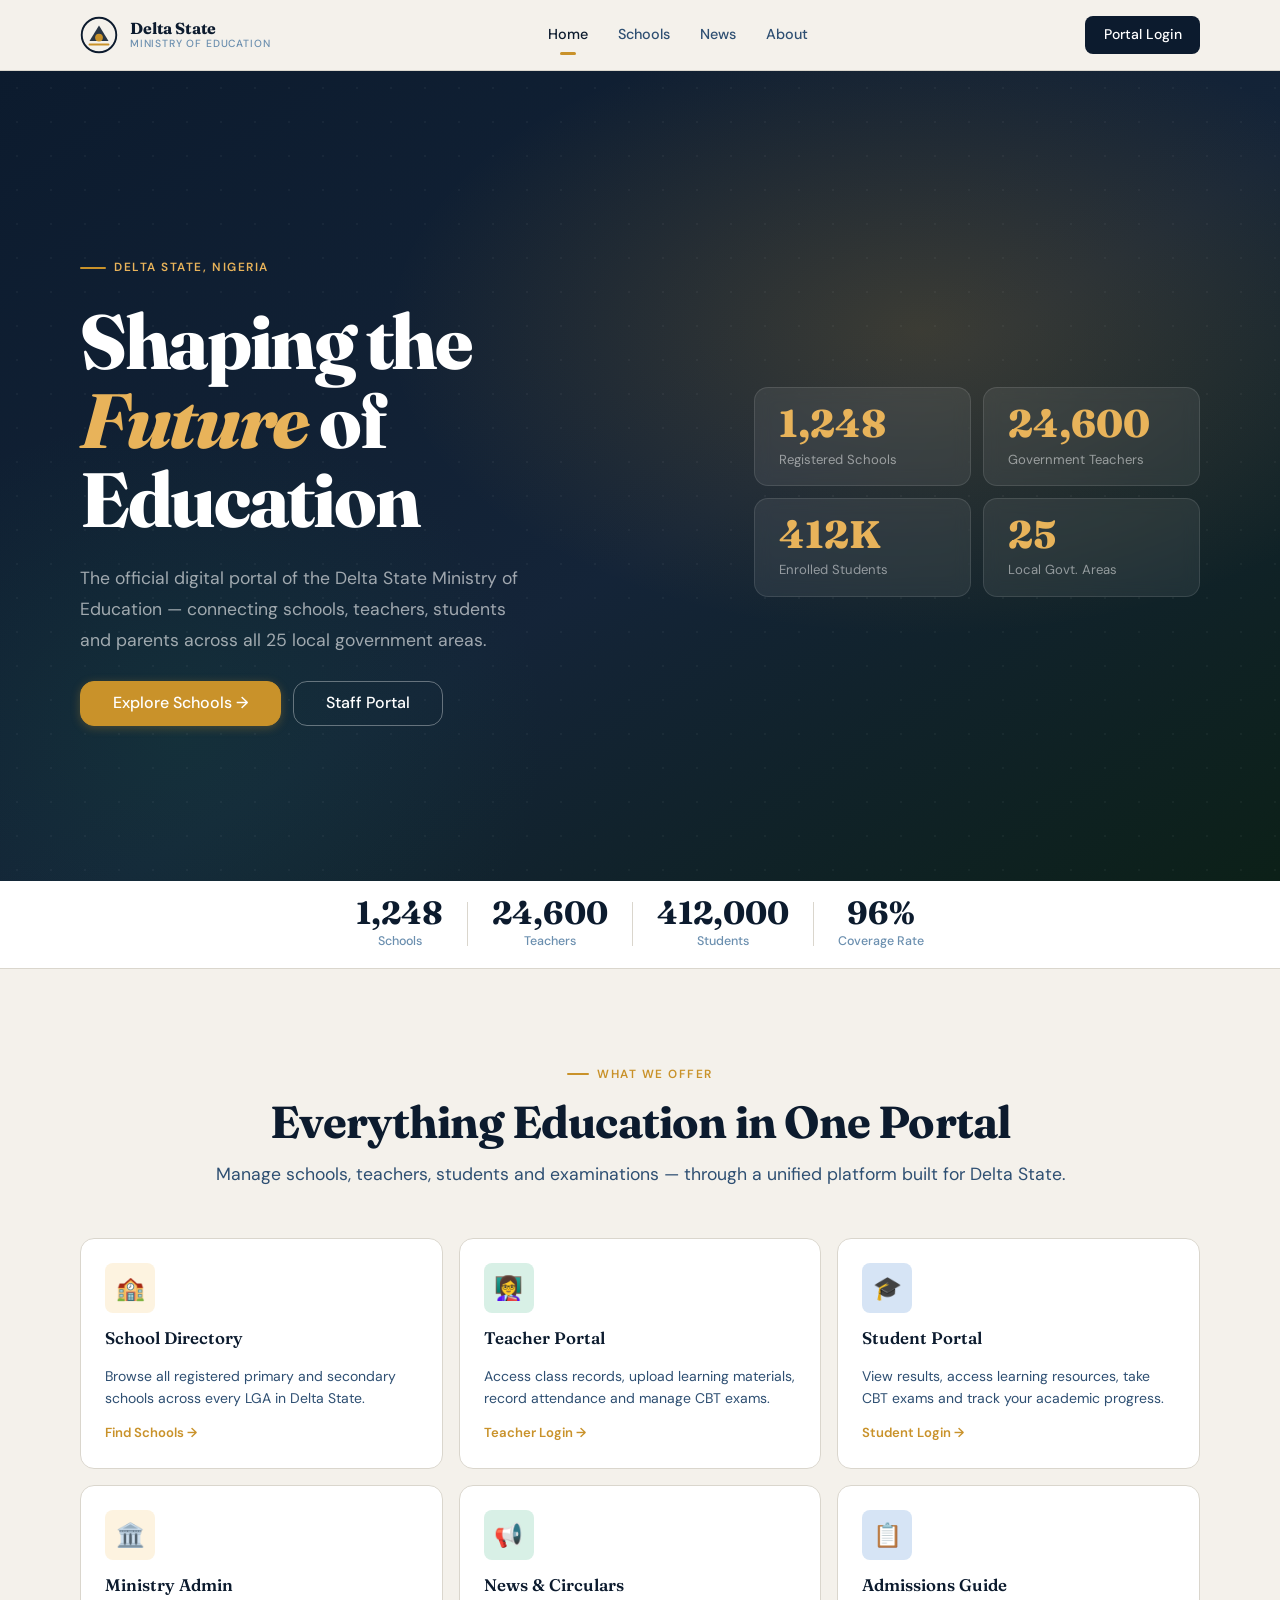
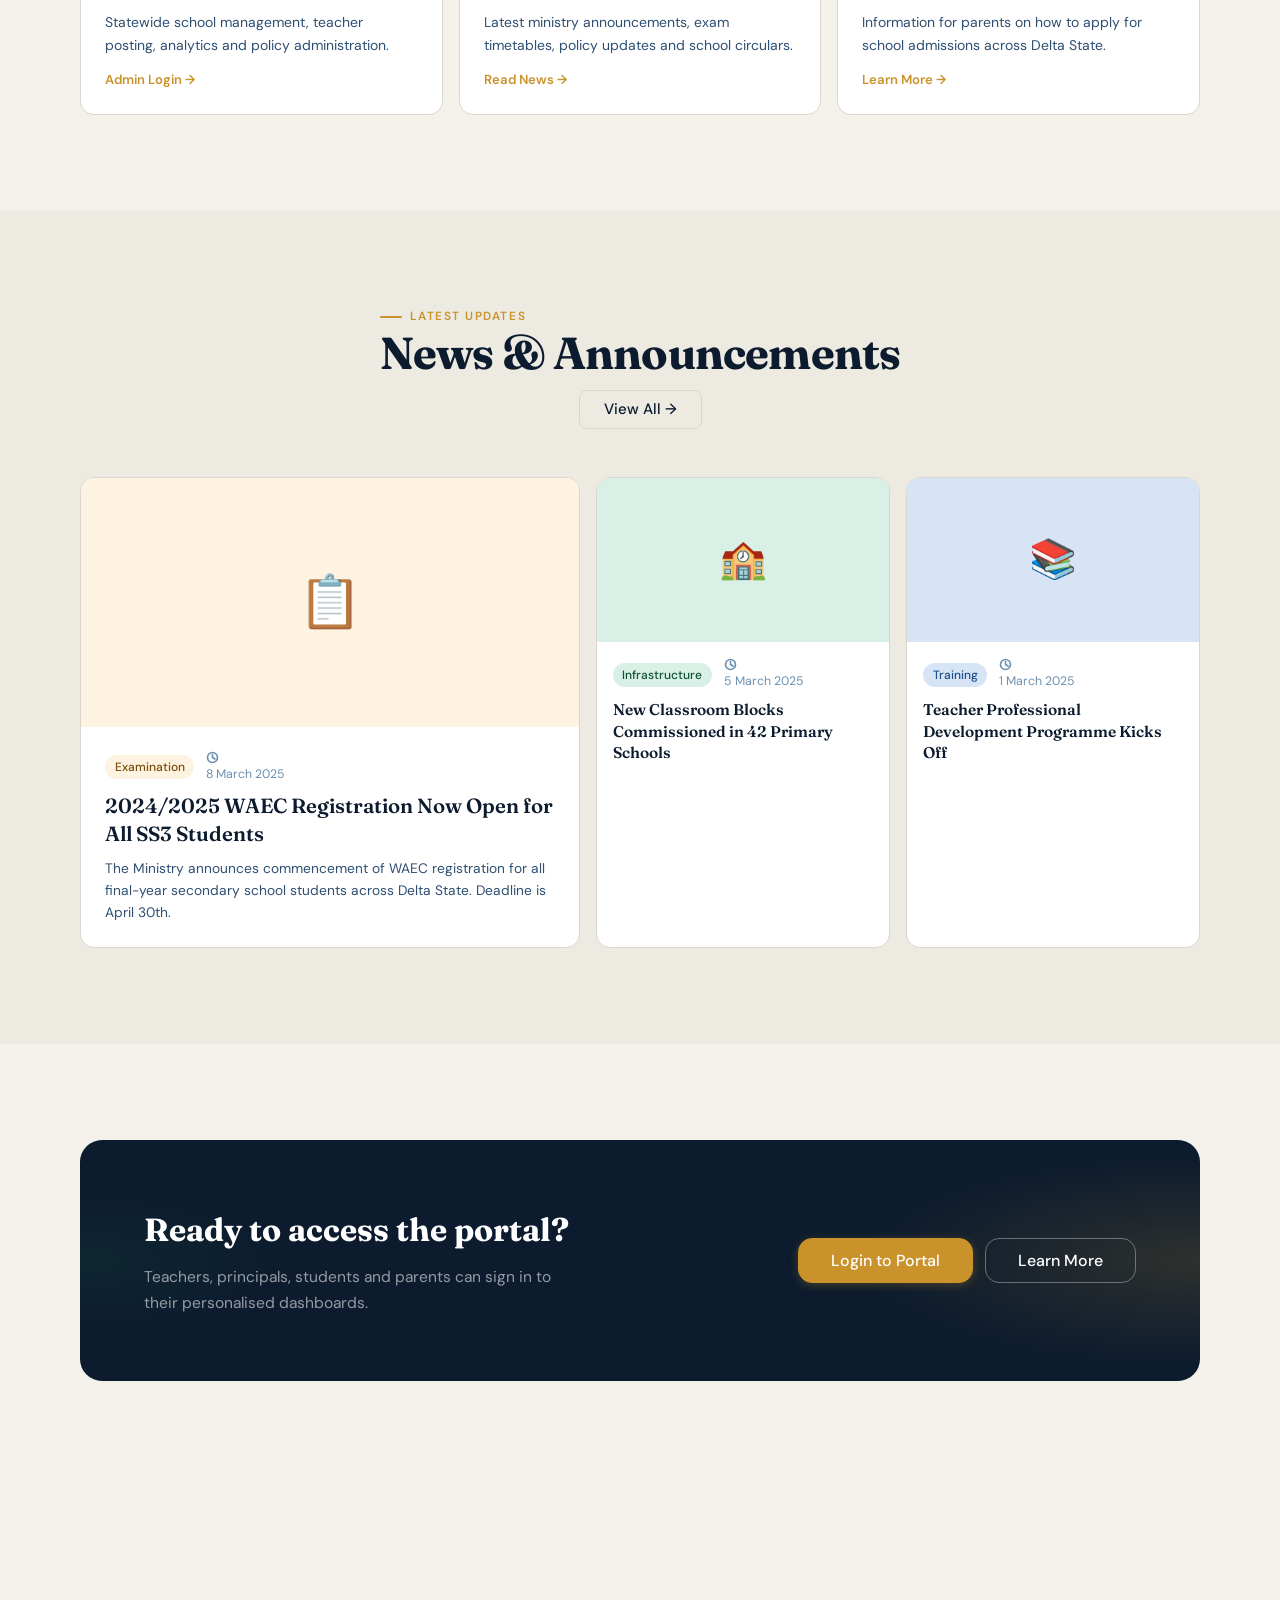
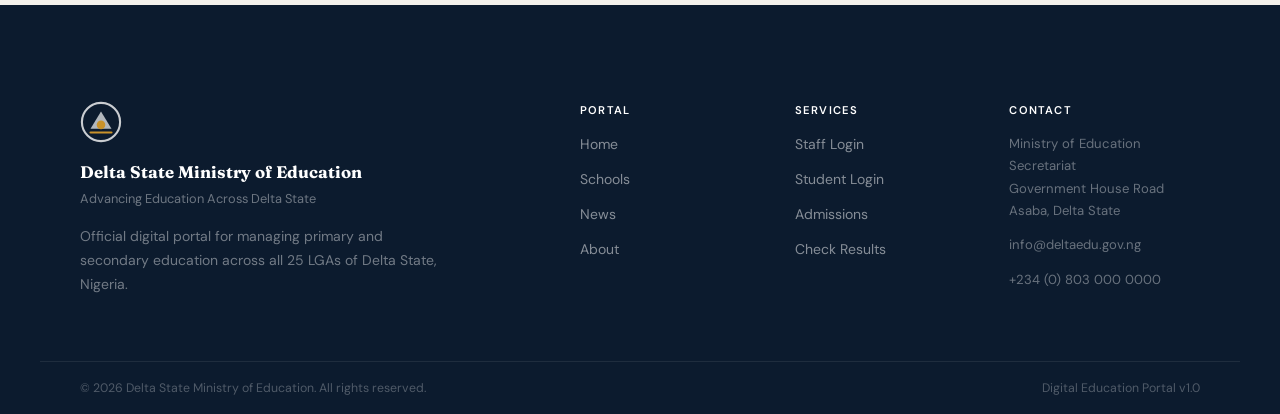
<file: index.html>
<!DOCTYPE html>
<html lang="en">
<head>
  <meta charset="UTF-8" />
  <meta http-equiv="refresh" content="0; url=/pages/home/home.html" />
  <title>Delta State Ministry of Education</title>
</head>
<body>
  <p>Redirecting… <a href="/pages/home/home.html">Click here if not redirected</a></p>
</body>
</html>
</file>
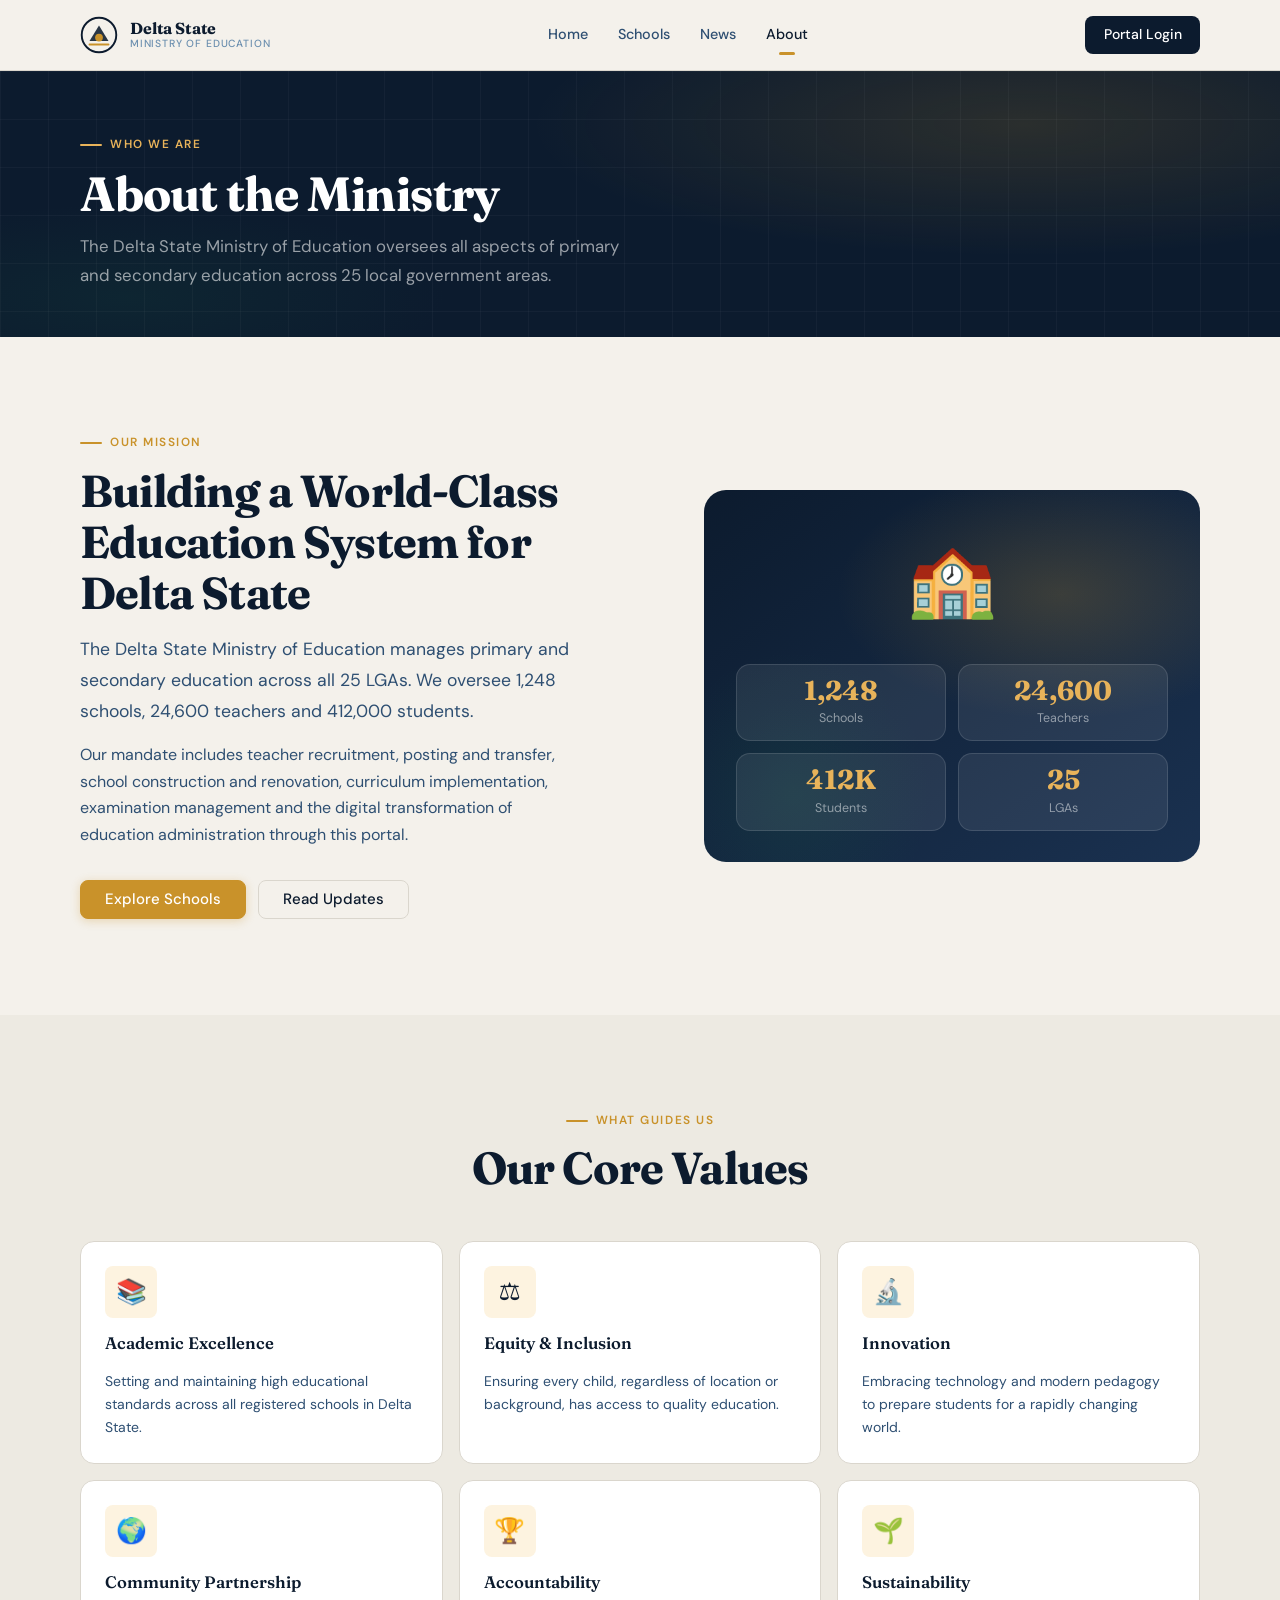
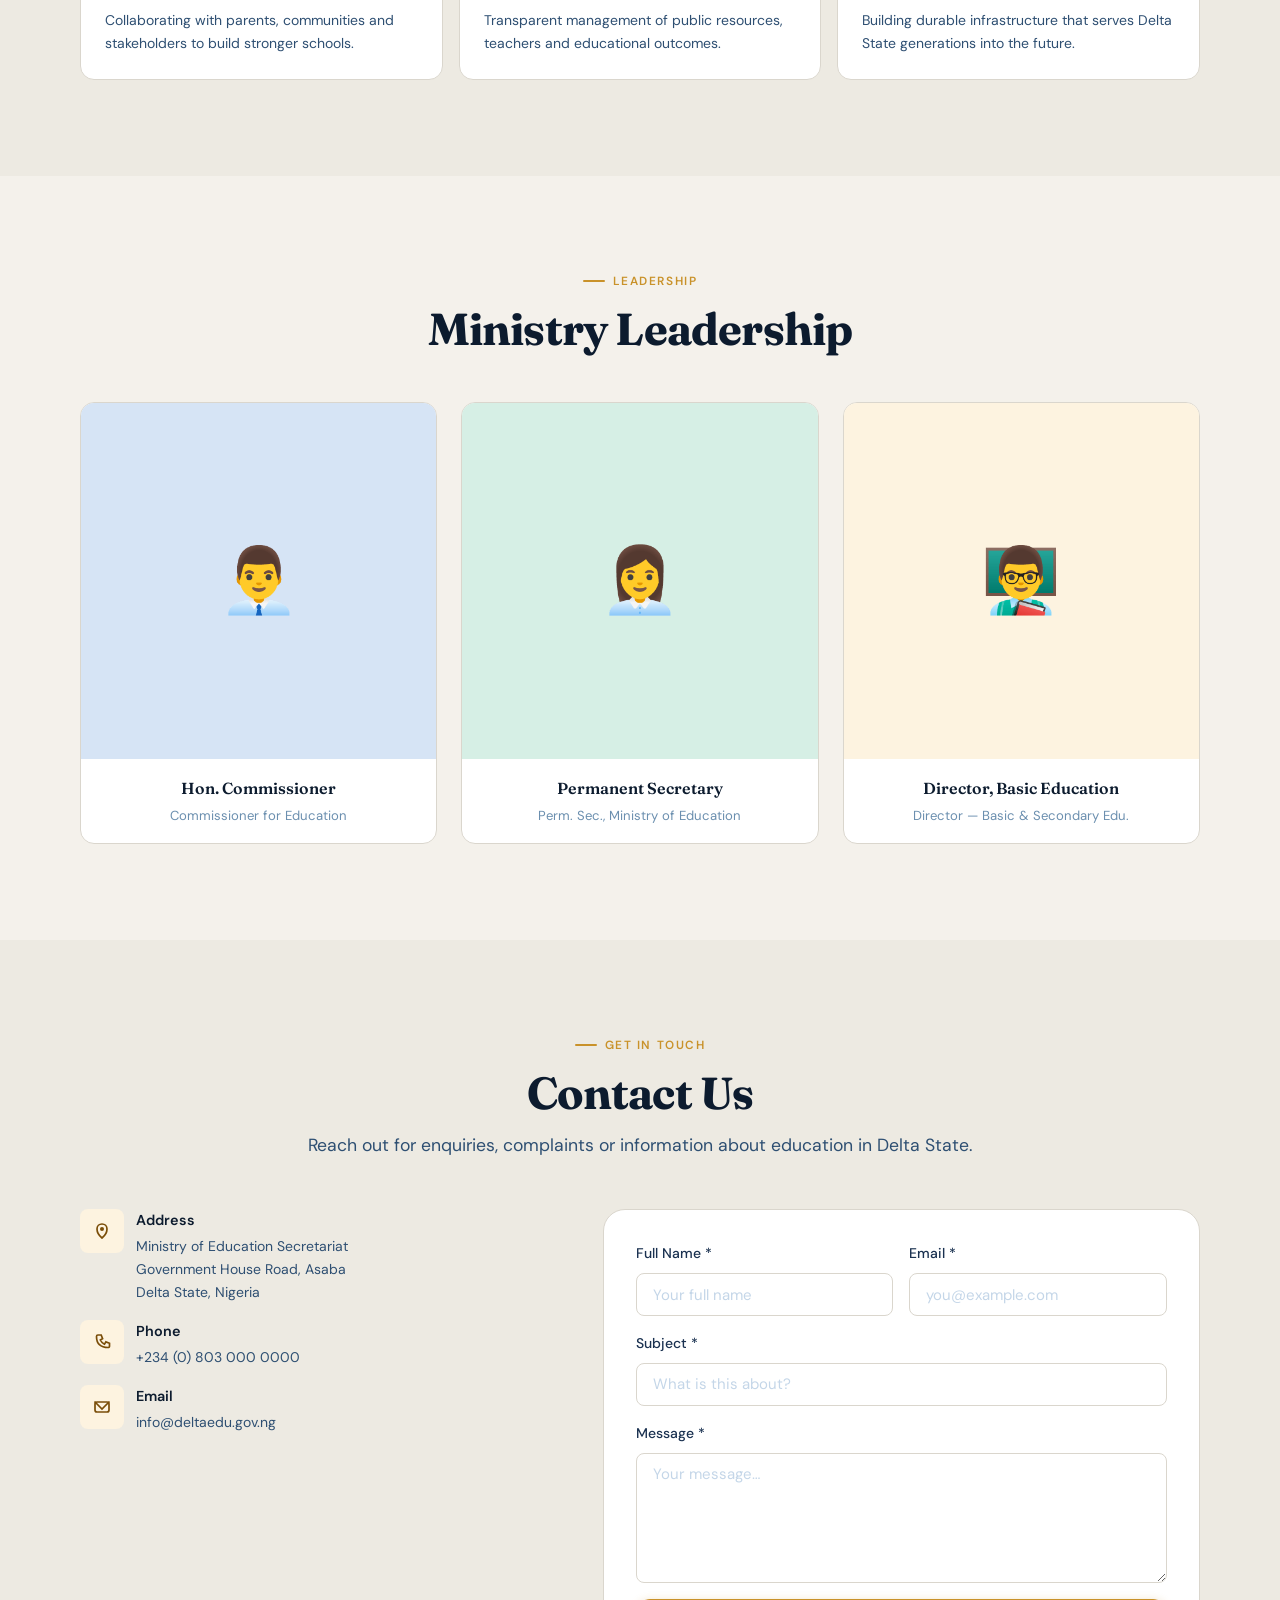
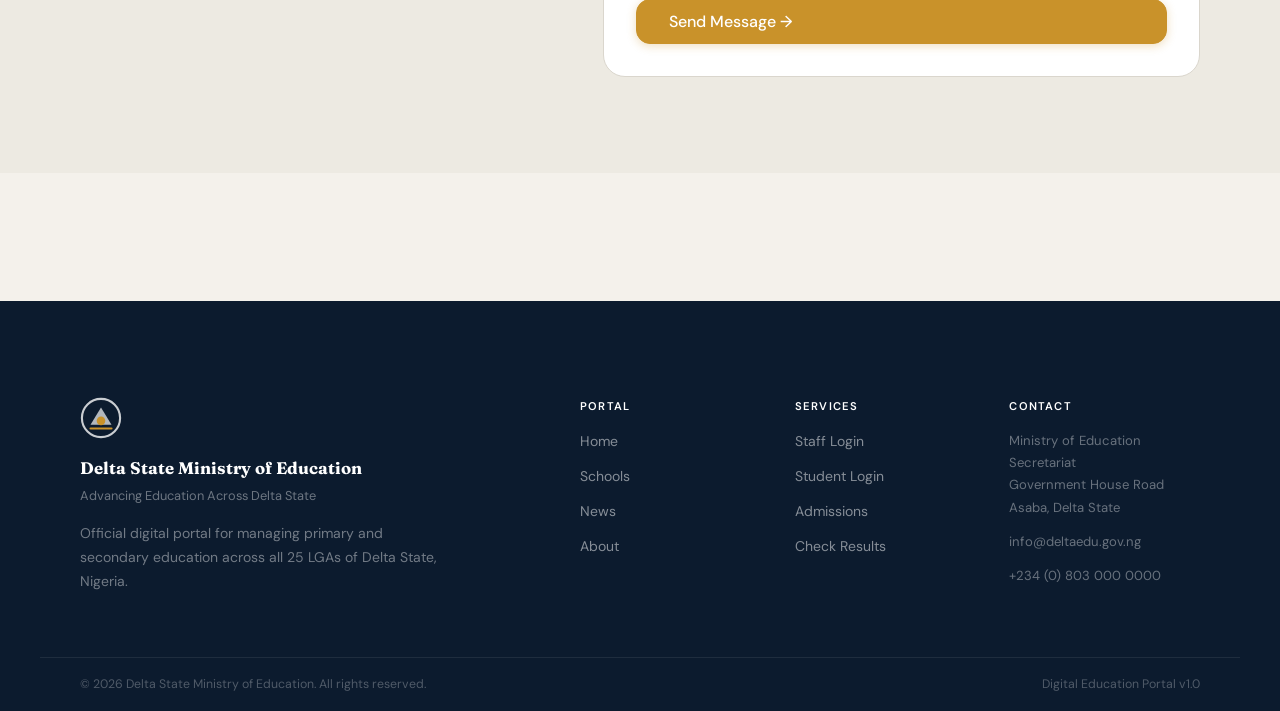
<file: pages/about/about.html>
<!DOCTYPE html>
<html lang="en">
<head>
  <meta charset="UTF-8" />
  <meta name="viewport" content="width=device-width, initial-scale=1.0" />
  <meta name="description" content="About the Delta State Ministry of Education — mission, values, leadership and contact." />
  <title>About | Delta State Ministry of Education</title>

  <link rel="stylesheet" href="../../shared/shared.css?v=2" />
  <link rel="stylesheet" href="./about.css" />
</head>
<body>

  <div id="navbar-mount"></div>

  <main id="page-content">

    <!-- HERO -->
    <div class="page-hero">
      <div class="page-hero-grid" aria-hidden="true"></div>
      <div class="page-hero-content">
        <span class="t-eyebrow">Who We Are</span>
        <h1>About the Ministry</h1>
        <p>The Delta State Ministry of Education oversees all aspects of primary and secondary education across 25 local government areas.</p>
      </div>
    </div>

    <!-- MISSION -->
    <section class="section container" aria-labelledby="mission-title">
      <div class="about-intro">
        <div class="about-intro-text">
          <span class="t-eyebrow">Our Mission</span>
          <h2 class="t-display-sm" id="mission-title" style="margin-top:var(--s3);margin-bottom:var(--s4)">
            Building a World-Class Education System for Delta State
          </h2>
          <p class="t-body-lg" style="margin-bottom:var(--s4)">
            The Delta State Ministry of Education manages primary and secondary education across all 25 LGAs. We oversee 1,248 schools, 24,600 teachers and 412,000 students.
          </p>
          <p class="t-body" style="margin-bottom:var(--s6)">
            Our mandate includes teacher recruitment, posting and transfer, school construction and renovation, curriculum implementation, examination management and the digital transformation of education administration through this portal.
          </p>
          <div style="display:flex;gap:var(--s3);flex-wrap:wrap">
            <a href="/pages/schools/schools.html" class="btn btn-gold">Explore Schools</a>
            <a href="/pages/news/news.html"       class="btn btn-outline">Read Updates</a>
          </div>
        </div>
        <div class="about-visual" aria-hidden="true">
          <div class="about-visual-inner">
            <span style="font-size:4.5rem">🏫</span>
            <div class="about-stats stagger">
              <div class="about-stat"><span class="about-stat-num">1,248</span><span class="about-stat-label">Schools</span></div>
              <div class="about-stat"><span class="about-stat-num">24,600</span><span class="about-stat-label">Teachers</span></div>
              <div class="about-stat"><span class="about-stat-num">412K</span><span class="about-stat-label">Students</span></div>
              <div class="about-stat"><span class="about-stat-num">25</span><span class="about-stat-label">LGAs</span></div>
            </div>
          </div>
        </div>
      </div>
    </section>

    <!-- VALUES -->
    <section class="section values-section" aria-labelledby="values-title">
      <div class="container">
        <div class="section-header centered">
          <span class="t-eyebrow">What Guides Us</span>
          <h2 class="t-display-sm" id="values-title">Our Core Values</h2>
        </div>
        <div class="values-grid stagger" id="values-grid"><!-- filled by about.js --></div>
      </div>
    </section>

    <!-- LEADERSHIP -->
    <section class="section container" aria-labelledby="leadership-title">
      <div class="section-header centered">
        <span class="t-eyebrow">Leadership</span>
        <h2 class="t-display-sm" id="leadership-title">Ministry Leadership</h2>
      </div>
      <div class="leadership-grid stagger" id="leadership-grid"><!-- filled by about.js --></div>
    </section>

    <!-- CONTACT -->
    <section class="section contact-section" id="contact" aria-labelledby="contact-title">
      <div class="container">
        <div class="section-header centered">
          <span class="t-eyebrow">Get in Touch</span>
          <h2 class="t-display-sm" id="contact-title">Contact Us</h2>
          <p class="t-body-lg">Reach out for enquiries, complaints or information about education in Delta State.</p>
        </div>
        <div class="contact-layout">

          <div class="contact-info" id="contact-info"><!-- filled by about.js --></div>

          <form class="contact-form" id="contact-form" novalidate aria-label="Contact the Ministry">
            <div class="contact-form-row">
              <div class="form-group">
                <label class="form-label" for="cf-name">Full Name *</label>
                <input type="text"  id="cf-name"    class="form-control" placeholder="Your full name"   required />
                <span class="field-error" id="cf-name-error"    hidden></span>
              </div>
              <div class="form-group">
                <label class="form-label" for="cf-email">Email *</label>
                <input type="email" id="cf-email"   class="form-control" placeholder="you@example.com" required />
                <span class="field-error" id="cf-email-error"   hidden></span>
              </div>
            </div>
            <div class="form-group">
              <label class="form-label" for="cf-subject">Subject *</label>
              <input type="text" id="cf-subject" class="form-control" placeholder="What is this about?" required />
              <span class="field-error" id="cf-subject-error" hidden></span>
            </div>
            <div class="form-group">
              <label class="form-label" for="cf-message">Message *</label>
              <textarea id="cf-message" class="form-control" rows="5" placeholder="Your message…" required></textarea>
              <span class="field-error" id="cf-message-error" hidden></span>
            </div>
            <button type="submit" class="btn btn-gold btn-lg" id="cf-submit" style="width:100%">
              Send Message →
            </button>
          </form>

        </div>
      </div>
    </section>

  </main>

  <div id="footer-mount"></div>

  <script src="../../shared/shared.js"    defer></script>
  <script src="../../shared/utilities.js" defer></script>
  <script src="./about.js"               defer></script>
</body>
</html>
</file>
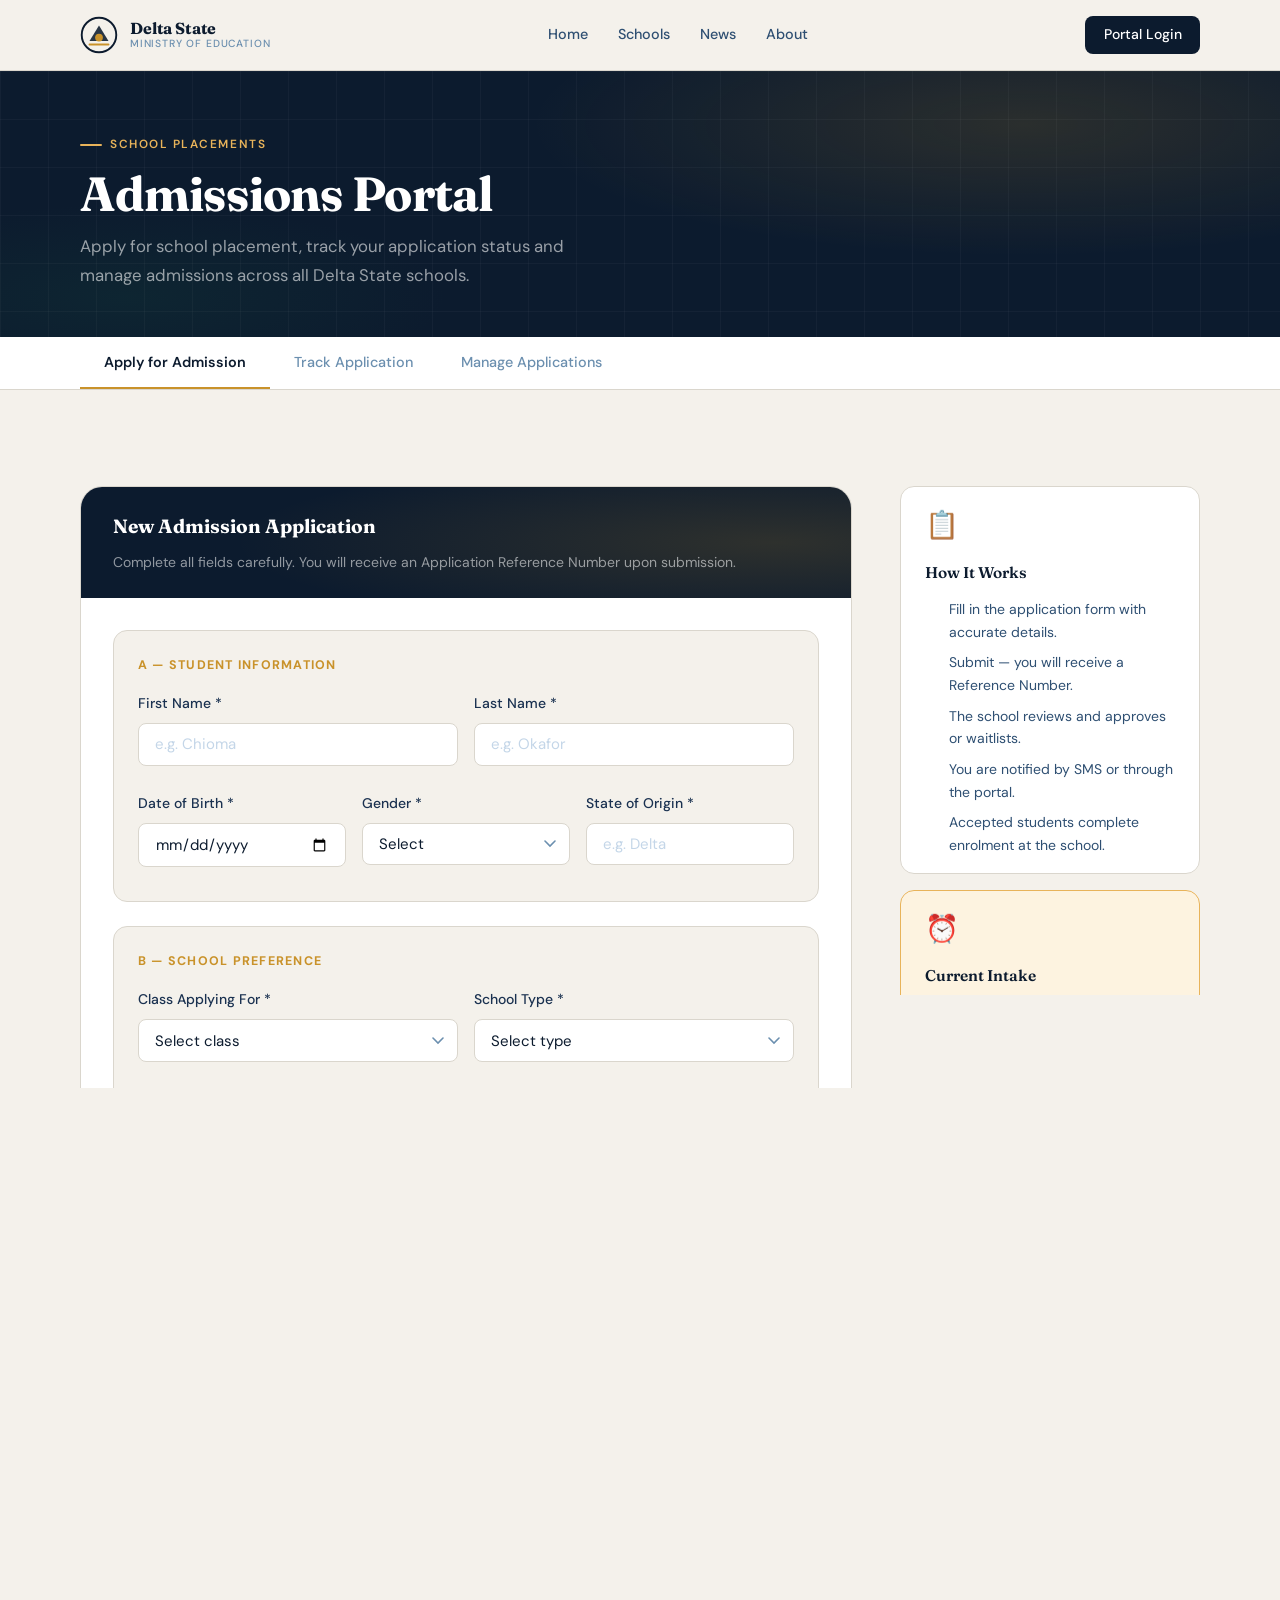
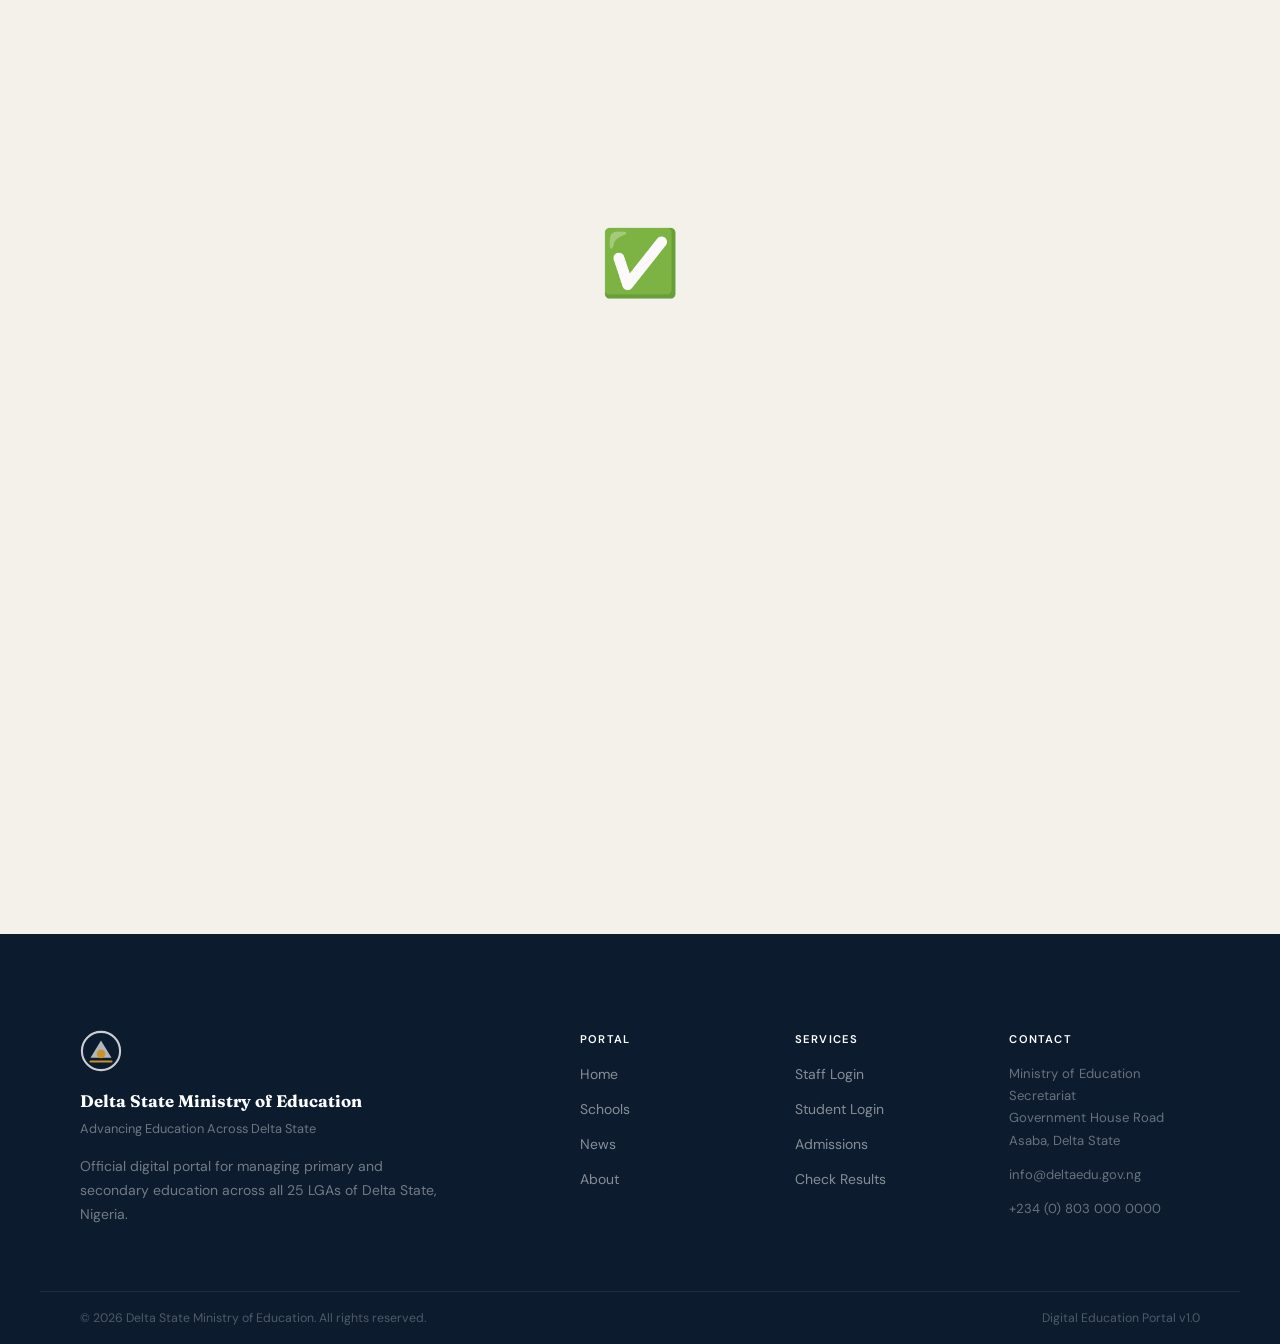
<file: pages/admissions/admissions.html>
<!DOCTYPE html>
<html lang="en">
<head>
  <meta charset="UTF-8" />
  <meta name="viewport" content="width=device-width, initial-scale=1.0" />
  <meta name="description" content="School Admissions — apply for and manage school placements across Delta State." />
  <title>Admissions | Delta State Ministry of Education</title>

  <link rel="stylesheet" href="../../shared/shared.css?v=2" />
  <link rel="stylesheet" href="./admissions.css" />
</head>
<body>

  <div id="navbar-mount"></div>

  <main id="page-content">

    <!-- HERO -->
    <div class="page-hero">
      <div class="page-hero-grid" aria-hidden="true"></div>
      <div class="page-hero-content">
        <span class="t-eyebrow">School Placements</span>
        <h1>Admissions Portal</h1>
        <p>Apply for school placement, track your application status and manage admissions across all Delta State schools.</p>
      </div>
    </div>

    <!-- TAB BAR — public applicant view vs admin view -->
    <div class="adm-tabs-bar">
      <div class="container">
        <div class="adm-tabs" role="tablist" aria-label="Admissions views">
          <button class="adm-tab active" data-tab="apply"  role="tab" aria-selected="true"  aria-controls="tab-apply">Apply for Admission</button>
          <button class="adm-tab"        data-tab="track"  role="tab" aria-selected="false" aria-controls="tab-track">Track Application</button>
          <button class="adm-tab"        data-tab="manage" role="tab" aria-selected="false" aria-controls="tab-manage">Manage Applications</button>
        </div>
      </div>
    </div>

    <div class="section container">

      <!-- ══════ TAB: APPLY ══════ -->
      <div class="adm-tab-panel active" id="tab-apply" role="tabpanel" aria-labelledby="tab-btn-apply">

        <div class="apply-layout">

          <!-- Application form -->
          <div class="apply-form-wrap">
            <div class="apply-form-header">
              <h2>New Admission Application</h2>
              <p>Complete all fields carefully. You will receive an Application Reference Number upon submission.</p>
            </div>

            <form class="apply-form" id="apply-form" novalidate>

              <!-- SECTION A: Student Info -->
              <div class="form-section">
                <div class="form-section-title">A — Student Information</div>

                <div class="form-row-2">
                  <div class="form-group">
                    <label class="form-label" for="af-firstname">First Name *</label>
                    <input type="text" id="af-firstname" class="form-control" placeholder="e.g. Chioma" required />
                    <span class="field-error" id="af-firstname-error" hidden></span>
                  </div>
                  <div class="form-group">
                    <label class="form-label" for="af-lastname">Last Name *</label>
                    <input type="text" id="af-lastname" class="form-control" placeholder="e.g. Okafor" required />
                    <span class="field-error" id="af-lastname-error" hidden></span>
                  </div>
                </div>

                <div class="form-row-3">
                  <div class="form-group">
                    <label class="form-label" for="af-dob">Date of Birth *</label>
                    <input type="date" id="af-dob" class="form-control" required />
                    <span class="field-error" id="af-dob-error" hidden></span>
                  </div>
                  <div class="form-group">
                    <label class="form-label" for="af-gender">Gender *</label>
                    <select id="af-gender" class="form-control form-select" required>
                      <option value="">Select</option>
                      <option value="male">Male</option>
                      <option value="female">Female</option>
                    </select>
                    <span class="field-error" id="af-gender-error" hidden></span>
                  </div>
                  <div class="form-group">
                    <label class="form-label" for="af-state">State of Origin *</label>
                    <input type="text" id="af-state" class="form-control" placeholder="e.g. Delta" required />
                    <span class="field-error" id="af-state-error" hidden></span>
                  </div>
                </div>

              </div>

              <!-- SECTION B: School Preference -->
              <div class="form-section">
                <div class="form-section-title">B — School Preference</div>

                <div class="form-row-2">
                  <div class="form-group">
                    <label class="form-label" for="af-class">Class Applying For *</label>
                    <select id="af-class" class="form-control form-select" required>
                      <option value="">Select class</option>
                      <optgroup label="Primary">
                        <option>Primary 1</option><option>Primary 2</option>
                        <option>Primary 3</option><option>Primary 4</option>
                        <option>Primary 5</option><option>Primary 6</option>
                      </optgroup>
                      <optgroup label="Junior Secondary">
                        <option>JSS 1</option><option>JSS 2</option><option>JSS 3</option>
                      </optgroup>
                      <optgroup label="Senior Secondary">
                        <option>SSS 1</option><option>SSS 2</option><option>SSS 3</option>
                      </optgroup>
                    </select>
                    <span class="field-error" id="af-class-error" hidden></span>
                  </div>
                  <div class="form-group">
                    <label class="form-label" for="af-type">School Type *</label>
                    <select id="af-type" class="form-control form-select" required>
                      <option value="">Select type</option>
                      <option value="primary">Primary</option>
                      <option value="secondary">Secondary</option>
                    </select>
                    <span class="field-error" id="af-type-error" hidden></span>
                  </div>
                </div>

                <div class="form-row-2">
                  <div class="form-group">
                    <label class="form-label" for="af-lga">Preferred LGA *</label>
                    <select id="af-lga" class="form-control form-select" required>
                      <option value="">Select LGA</option>
                    </select>
                    <span class="field-error" id="af-lga-error" hidden></span>
                  </div>
                  <div class="form-group">
                    <label class="form-label" for="af-school1">First Choice School *</label>
                    <input type="text" id="af-school1" class="form-control" placeholder="Preferred school name" required />
                    <span class="field-error" id="af-school1-error" hidden></span>
                  </div>
                </div>

                <div class="form-group">
                  <label class="form-label" for="af-school2">Second Choice School (optional)</label>
                  <input type="text" id="af-school2" class="form-control" placeholder="Alternative school name" />
                </div>

              </div>

              <!-- SECTION C: Guardian -->
              <div class="form-section">
                <div class="form-section-title">C — Parent / Guardian</div>

                <div class="form-row-2">
                  <div class="form-group">
                    <label class="form-label" for="af-guardian">Guardian Full Name *</label>
                    <input type="text" id="af-guardian" class="form-control" placeholder="e.g. Mrs. Rose Okafor" required />
                    <span class="field-error" id="af-guardian-error" hidden></span>
                  </div>
                  <div class="form-group">
                    <label class="form-label" for="af-relation">Relationship *</label>
                    <select id="af-relation" class="form-control form-select" required>
                      <option value="">Select</option>
                      <option>Father</option><option>Mother</option>
                      <option>Guardian</option><option>Sibling</option><option>Other</option>
                    </select>
                    <span class="field-error" id="af-relation-error" hidden></span>
                  </div>
                </div>

                <div class="form-row-2">
                  <div class="form-group">
                    <label class="form-label" for="af-phone">Phone *</label>
                    <input type="tel" id="af-phone" class="form-control" placeholder="08012345678" required />
                    <span class="field-error" id="af-phone-error" hidden></span>
                  </div>
                  <div class="form-group">
                    <label class="form-label" for="af-email">Email (optional)</label>
                    <input type="email" id="af-email" class="form-control" placeholder="guardian@email.com" />
                    <span class="field-error" id="af-email-error" hidden></span>
                  </div>
                </div>

              </div>

              <button type="submit" class="btn btn-gold btn-lg apply-submit" id="af-submit">
                Submit Application →
              </button>

            </form>
          </div>

          <!-- Info sidebar -->
          <aside class="apply-sidebar">

            <div class="info-box">
              <div class="info-box-icon">📋</div>
              <h3>How It Works</h3>
              <ol class="info-steps">
                <li>Fill in the application form with accurate details.</li>
                <li>Submit — you will receive a Reference Number.</li>
                <li>The school reviews and approves or waitlists.</li>
                <li>You are notified by SMS or through the portal.</li>
                <li>Accepted students complete enrolment at the school.</li>
              </ol>
            </div>

            <div class="info-box info-box-alert">
              <div class="info-box-icon">⏰</div>
              <h3>Current Intake</h3>
              <p>Applications for the <strong>2025/2026 academic year</strong> are now open. Deadline: <strong>30 April 2025</strong>.</p>
            </div>

            <div class="info-box">
              <div class="info-box-icon">📞</div>
              <h3>Need Help?</h3>
              <p>Contact the Admissions Office:</p>
              <p style="margin-top:var(--s2);font-weight:600">+234 (0) 803 000 0001</p>
              <p style="color:var(--gold)">admissions@deltaedu.gov.ng</p>
            </div>

          </aside>

        </div>

        <!-- SUCCESS STATE (hidden until form is submitted) -->
        <div class="apply-success" id="apply-success" hidden>
          <div class="success-icon">✅</div>
          <h2>Application Submitted!</h2>
          <p>Your application has been received. Your reference number is:</p>
          <div class="ref-number" id="ref-number"></div>
          <p class="success-note">Keep this number safe — you will need it to track your application status.</p>
          <div style="display:flex;gap:var(--s3);justify-content:center;flex-wrap:wrap">
            <button class="btn btn-outline" onclick="switchTab('track')">Track This Application</button>
            <button class="btn btn-gold"    onclick="resetApplicationForm()">New Application</button>
          </div>
        </div>

      </div>

      <!-- ══════ TAB: TRACK ══════ -->
      <div class="adm-tab-panel" id="tab-track" role="tabpanel" aria-labelledby="tab-btn-track">

        <div class="track-layout">
          <div class="track-form-wrap">
            <h2>Track Your Application</h2>
            <p>Enter your Application Reference Number to check the current status of your admission application.</p>

            <div class="track-input-row">
              <input
                type="text"
                id="track-ref-input"
                class="form-control"
                placeholder="e.g. ADM-2025-004821"
                aria-label="Application reference number"
                style="text-transform:uppercase"
              />
              <button class="btn btn-gold" id="track-btn">Check Status</button>
            </div>
            <span class="field-error" id="track-ref-error" hidden></span>

            <!-- Result shown here -->
            <div class="track-result" id="track-result" hidden></div>
          </div>
        </div>

      </div>

      <!-- ══════ TAB: MANAGE (admin) ══════ -->
      <div class="adm-tab-panel" id="tab-manage" role="tabpanel" aria-labelledby="tab-btn-manage">

        <!-- Toolbar -->
        <div class="manage-toolbar">
          <div class="search-wrap manage-search">
            <span class="search-icon-el" id="manage-search-icon" aria-hidden="true"></span>
            <input
              type="search"
              id="manage-search"
              class="form-control"
              placeholder="Search by name or reference…"
              aria-label="Search applications"
            />
          </div>
          <div class="manage-toolbar-right">
            <select id="manage-status-filter" class="form-control form-select manage-filter-sel" aria-label="Filter by status">
              <option value="all">All Statuses</option>
              <option value="pending">Pending</option>
              <option value="approved">Approved</option>
              <option value="waitlisted">Waitlisted</option>
              <option value="rejected">Rejected</option>
            </select>
            <span class="results-count" id="manage-count" aria-live="polite"></span>
          </div>
        </div>

        <!-- Applications table -->
        <div class="applications-table-wrap">
          <table class="applications-table" aria-label="Applications list">
            <thead>
              <tr>
                <th>Ref. No.</th>
                <th>Student Name</th>
                <th>Class</th>
                <th>School Choice</th>
                <th>LGA</th>
                <th>Applied</th>
                <th>Status</th>
                <th>Actions</th>
              </tr>
            </thead>
            <tbody id="applications-tbody">
              <!-- filled by admissions.js -->
            </tbody>
          </table>
        </div>

        <div class="empty-state" id="manage-empty" hidden>
          <div style="font-size:2.5rem">📭</div>
          <h3>No applications found</h3>
          <p>Try adjusting your search or filter.</p>
        </div>

      </div>

    </div>

  </main>

  <div id="footer-mount"></div>

  <script src="../../shared/shared.js"    defer></script>
  <script src="../../shared/utilities.js" defer></script>
  <script src="./admissions.js"           defer></script>
</body>
</html>
</file>
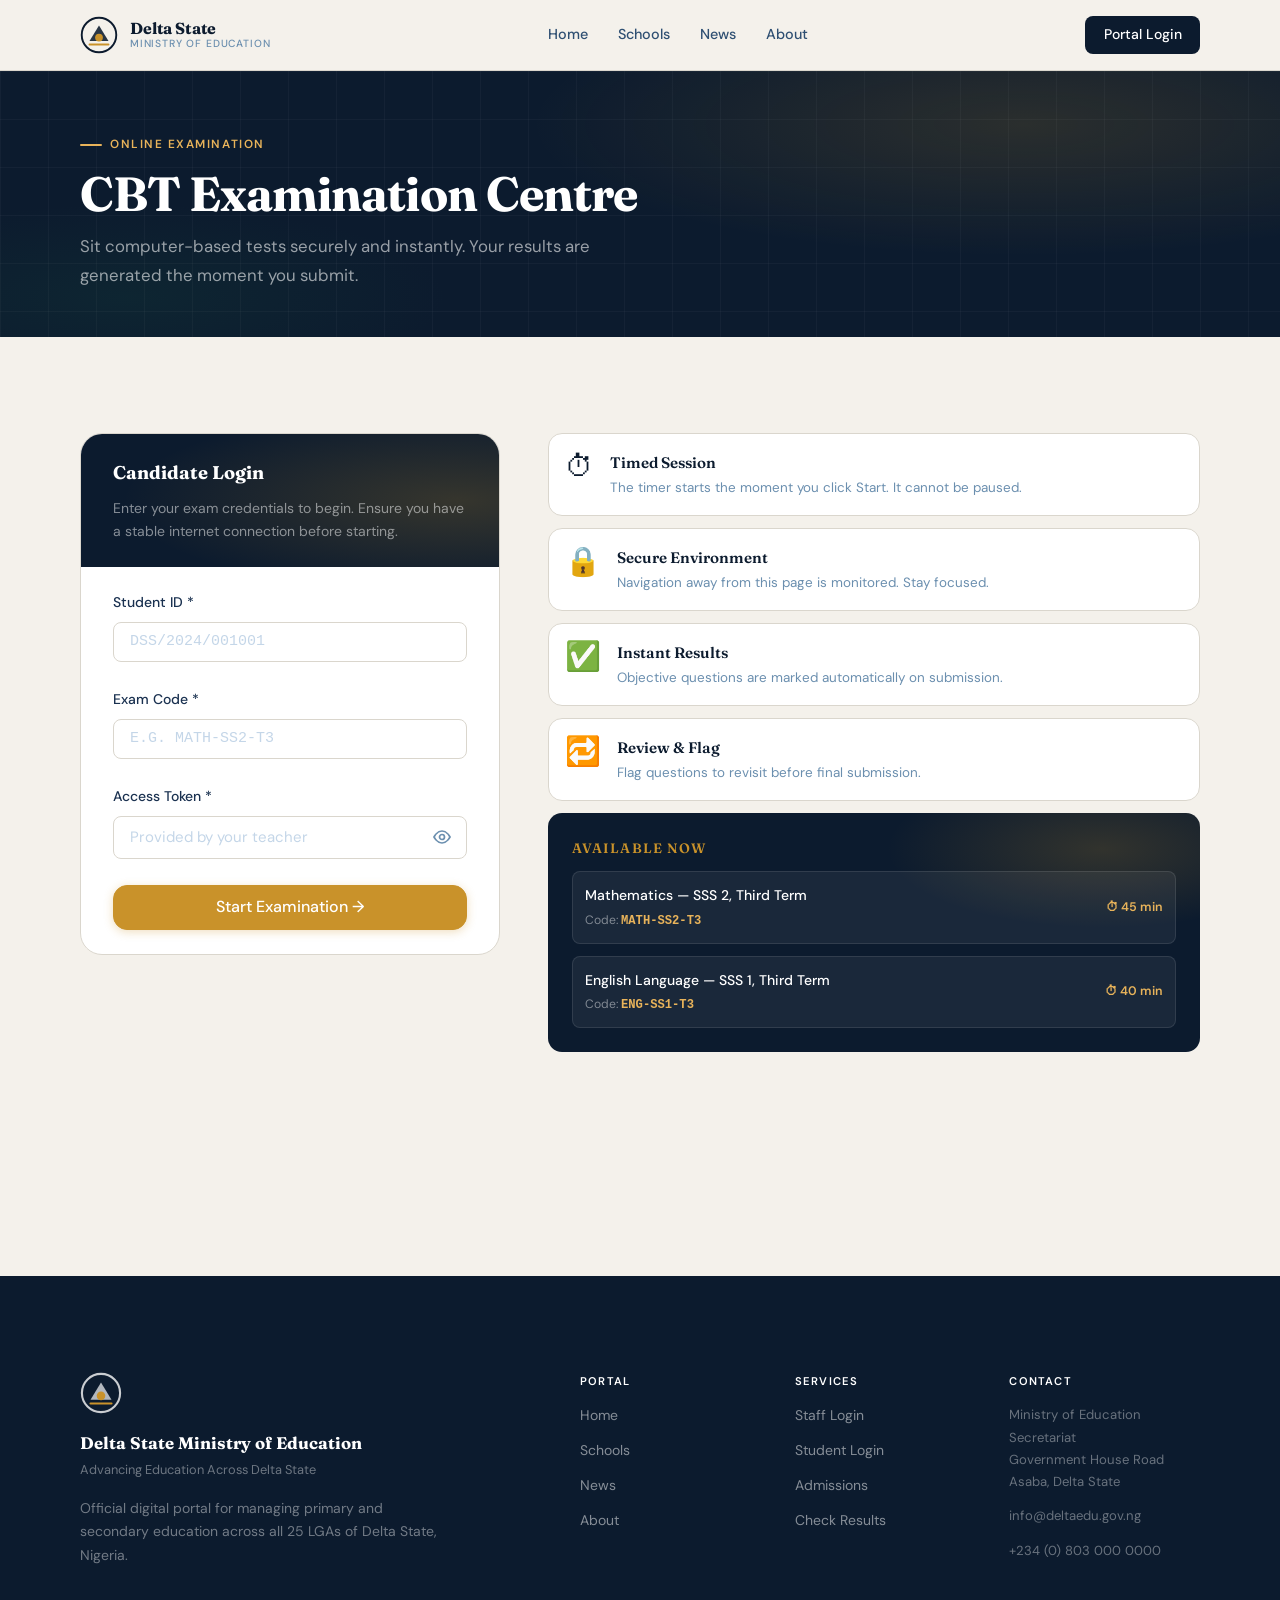
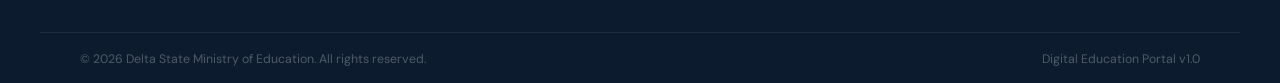
<file: pages/cbt/cbt.html>
<!DOCTYPE html>
<html lang="en">
<head>
  <meta charset="UTF-8" />
  <meta name="viewport" content="width=device-width, initial-scale=1.0" />
  <meta name="description" content="Computer Based Testing — take and manage examinations online across Delta State schools." />
  <title>CBT | Delta State Ministry of Education</title>

  <link rel="stylesheet" href="../../shared/shared.css?v=2" />
  <link rel="stylesheet" href="./cbt.css" />
</head>
<body>

  <div id="navbar-mount"></div>

  <main id="page-content">

    <!-- ══════ SCREEN 1: LANDING / LOGIN ══════ -->
    <div class="cbt-screen" id="screen-landing">

      <div class="page-hero">
        <div class="page-hero-grid" aria-hidden="true"></div>
        <div class="page-hero-content">
          <span class="t-eyebrow">Online Examination</span>
          <h1>CBT Examination Centre</h1>
          <p>Sit computer-based tests securely and instantly. Your results are generated the moment you submit.</p>
        </div>
      </div>

      <div class="section container">
        <div class="cbt-landing-grid">

          <!-- Login panel -->
          <div class="cbt-login-panel">
            <div class="cbt-login-header">
              <h2>Candidate Login</h2>
              <p>Enter your exam credentials to begin. Ensure you have a stable internet connection before starting.</p>
            </div>
            <form class="cbt-login-form" id="cbt-login-form" novalidate>
              <div class="form-group">
                <label class="form-label" for="cbt-student-id">Student ID *</label>
                <input type="text" id="cbt-student-id" class="form-control" placeholder="DSS/2024/001001" style="font-family:monospace;text-transform:uppercase" required />
                <span class="field-error" id="cbt-student-id-error" hidden></span>
              </div>
              <div class="form-group">
                <label class="form-label" for="cbt-exam-code">Exam Code *</label>
                <input type="text" id="cbt-exam-code" class="form-control" placeholder="e.g. MATH-SS2-T3" style="font-family:monospace;text-transform:uppercase" required />
                <span class="field-error" id="cbt-exam-code-error" hidden></span>
              </div>
              <div class="form-group">
                <label class="form-label" for="cbt-token">Access Token *</label>
                <div class="password-wrap">
                  <input type="password" id="cbt-token" class="form-control" placeholder="Provided by your teacher" required />
                  <button type="button" class="pw-toggle" id="token-toggle" aria-label="Show token">
                    <span id="token-toggle-icon"></span>
                  </button>
                </div>
                <span class="field-error" id="cbt-token-error" hidden></span>
              </div>
              <button type="submit" class="btn btn-gold btn-lg cbt-login-submit" id="cbt-login-btn">
                Start Examination →
              </button>
            </form>
          </div>

          <!-- Info cards -->
          <div class="cbt-info-stack">

            <div class="cbt-info-card">
              <div class="cbt-info-icon">⏱</div>
              <div>
                <div class="cbt-info-title">Timed Session</div>
                <div class="cbt-info-desc">The timer starts the moment you click Start. It cannot be paused.</div>
              </div>
            </div>

            <div class="cbt-info-card">
              <div class="cbt-info-icon">🔒</div>
              <div>
                <div class="cbt-info-title">Secure Environment</div>
                <div class="cbt-info-desc">Navigation away from this page is monitored. Stay focused.</div>
              </div>
            </div>

            <div class="cbt-info-card">
              <div class="cbt-info-icon">✅</div>
              <div>
                <div class="cbt-info-title">Instant Results</div>
                <div class="cbt-info-desc">Objective questions are marked automatically on submission.</div>
              </div>
            </div>

            <div class="cbt-info-card">
              <div class="cbt-info-icon">🔁</div>
              <div>
                <div class="cbt-info-title">Review &amp; Flag</div>
                <div class="cbt-info-desc">Flag questions to revisit before final submission.</div>
              </div>
            </div>

            <div class="cbt-available" id="cbt-available">
              <div class="cbt-available-title">Available Now</div>
              <div class="cbt-available-list" id="cbt-available-list">
                <!-- filled by cbt.js -->
              </div>
            </div>

          </div>

        </div>
      </div>

    </div>

    <!-- ══════ SCREEN 2: EXAM IN PROGRESS ══════ -->
    <div class="cbt-screen" id="screen-exam" hidden>

      <!-- Exam top bar -->
      <div class="exam-topbar">
        <div class="exam-topbar-left">
          <div class="exam-title" id="exam-title"></div>
          <div class="exam-candidate" id="exam-candidate"></div>
        </div>
        <div class="exam-topbar-center">
          <div class="exam-timer" id="exam-timer" aria-live="polite" aria-label="Time remaining">
            <span class="timer-icon">⏱</span>
            <span id="timer-display">00:00</span>
          </div>
        </div>
        <div class="exam-topbar-right">
          <div class="exam-progress-wrap">
            <div class="exam-progress-label">
              <span id="answered-count">0</span> / <span id="total-count">0</span> answered
            </div>
            <div class="exam-progress-bar">
              <div class="exam-progress-fill" id="progress-fill"></div>
            </div>
          </div>
          <button class="btn btn-gold btn-sm" id="submit-exam-btn">Submit Exam</button>
        </div>
      </div>

      <!-- Exam body -->
      <div class="exam-body">

        <!-- Question navigator (sidebar) -->
        <div class="exam-nav" id="exam-nav" aria-label="Question navigator">
          <div class="exam-nav-title">Questions</div>
          <div class="exam-nav-grid" id="exam-nav-grid">
            <!-- filled by cbt.js -->
          </div>
          <div class="exam-nav-legend">
            <div class="legend-item"><span class="legend-dot answered"></span> Answered</div>
            <div class="legend-item"><span class="legend-dot flagged"></span>  Flagged</div>
            <div class="legend-item"><span class="legend-dot unanswered"></span> Unanswered</div>
          </div>
        </div>

        <!-- Question area -->
        <div class="exam-question-area">
          <div class="question-card" id="question-card">
            <!-- filled by cbt.js -->
          </div>
          <div class="exam-nav-btns">
            <button class="btn btn-outline" id="prev-btn" disabled>← Previous</button>
            <button class="btn btn-ghost"   id="flag-btn">⚑ Flag</button>
            <button class="btn btn-gold"    id="next-btn">Next →</button>
          </div>
        </div>

      </div>

    </div>

    <!-- ══════ SCREEN 3: RESULTS / SCORE ══════ -->
    <div class="cbt-screen" id="screen-results" hidden>
      <div class="section container">
        <div class="score-wrap" id="score-wrap">
          <!-- filled by cbt.js -->
        </div>
      </div>
    </div>

  </main>

  <div id="footer-mount"></div>

  <script src="../../shared/shared.js"    defer></script>
  <script src="../../shared/utilities.js" defer></script>
  <script src="./cbt.js"                 defer></script>
</body>
</html>
</file>
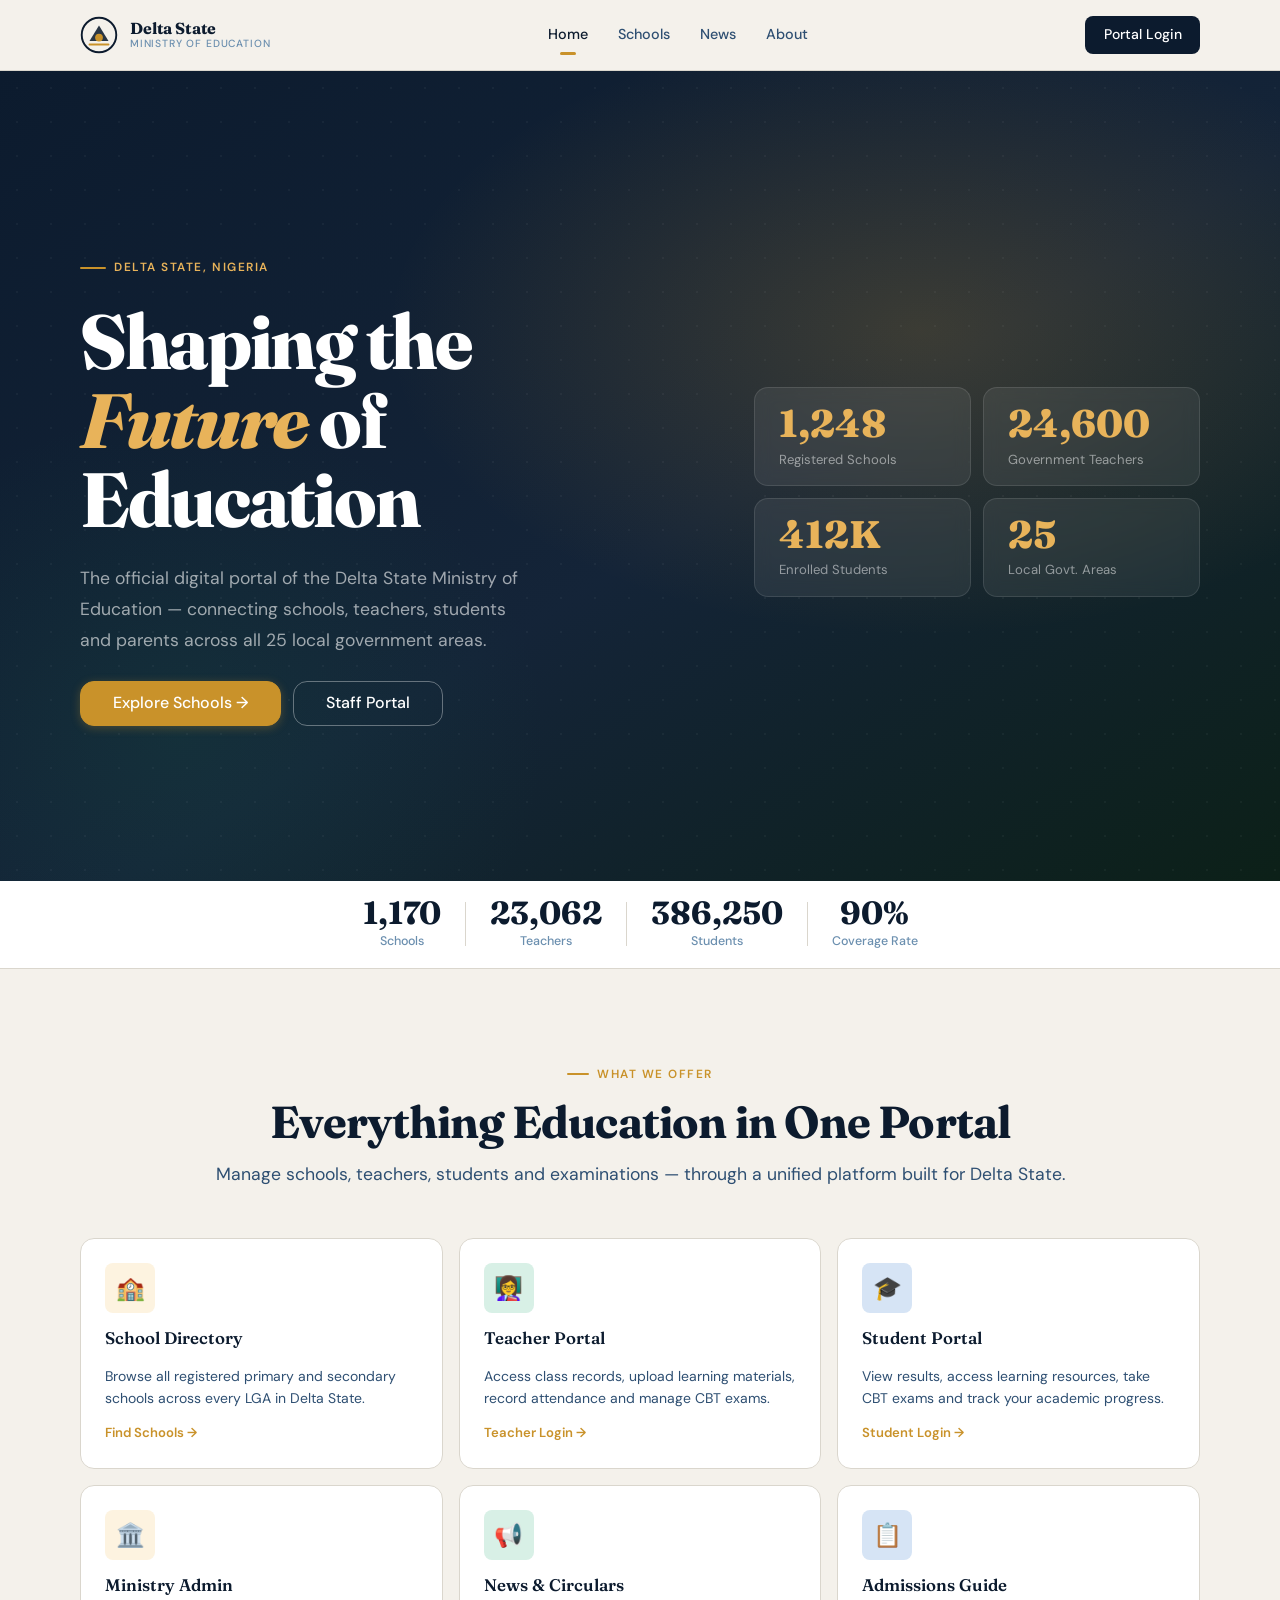
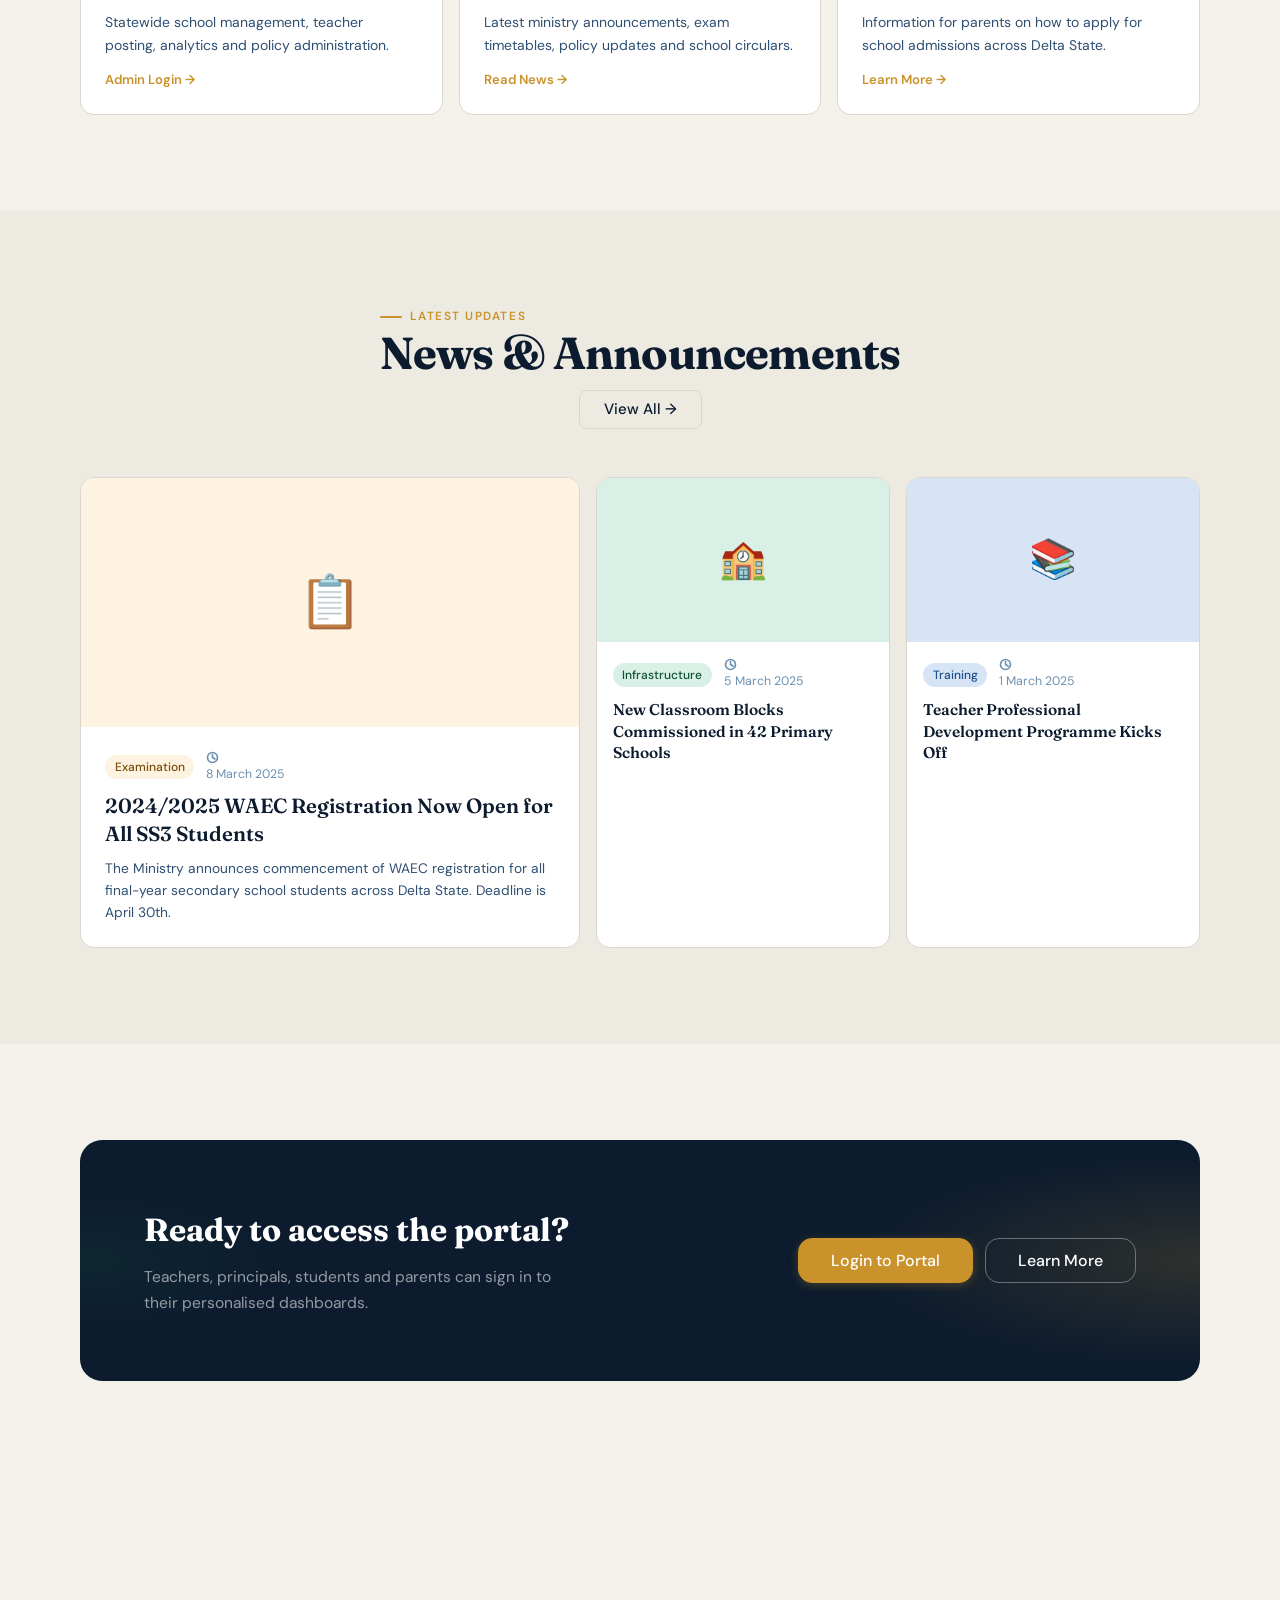
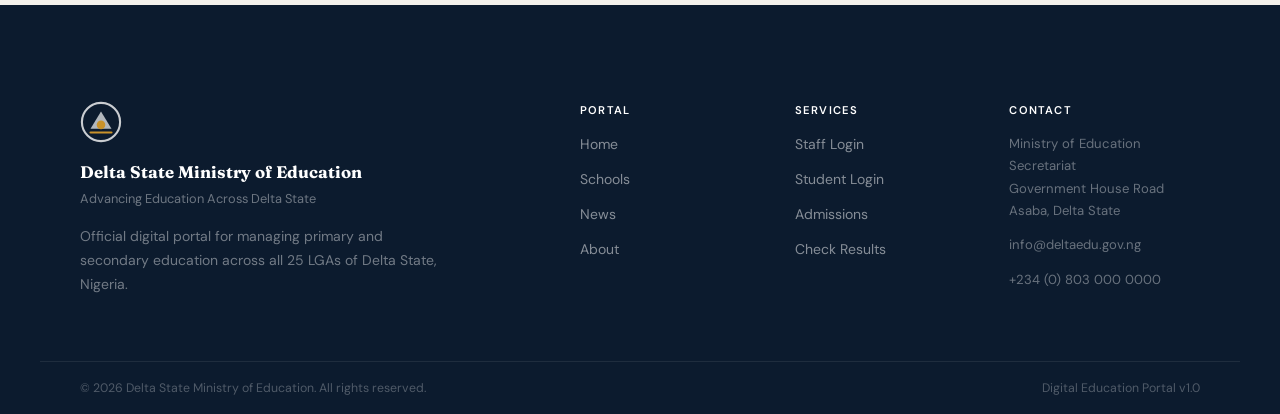
<file: pages/home/home.html>
<!DOCTYPE html>
<html lang="en">
<head>
  <meta charset="UTF-8" />
  <meta name="viewport" content="width=device-width, initial-scale=1.0" />
  <meta name="description" content="Delta State Ministry of Education — Official Digital Education Portal for schools, teachers, students and parents." />
  <title>Home | Delta State Ministry of Education</title>

  <!-- shared styles (design system, navbar, footer) -->
   <link rel="stylesheet" href="../../shared/shared.css?v=2" />
  <!-- this page's own styles -->
  <link rel="stylesheet" href="./home.css" />
</head>
<body>

  <!-- Navbar injected here by shared.js -->
  <div id="navbar-mount"></div>

  <!-- ═══════════════ PAGE CONTENT ═══════════════ -->
  <main id="page-content">

    <!-- HERO -->
    <section class="hero" aria-label="Welcome banner">
      <div class="hero-bg" aria-hidden="true"></div>
      <div class="hero-inner container">

        <div class="hero-text">
          <span class="hero-eyebrow">Delta State, Nigeria</span>
          <h1 class="hero-title">
            Shaping the<br>
            <em>Future</em> of<br>
            Education
          </h1>
          <p class="hero-desc">
            The official digital portal of the Delta State Ministry of Education — connecting schools, teachers, students and parents across all 25 local government areas.
          </p>
          <div class="hero-btns">
            <a href="/pages/schools/schools.html" class="btn btn-gold btn-lg">
              Explore Schools →
            </a>
           <a href="/pages/login/login.html?role=staff" class="btn btn-outline-white btn-lg">
             Staff Portal
           </a>
          </div>
        </div>

        <div class="hero-stats stagger" aria-label="Portal statistics">
          <div class="hero-stat">
            <span class="hero-stat-num">1,248</span>
            <span class="hero-stat-label">Registered Schools</span>
          </div>
          <div class="hero-stat">
            <span class="hero-stat-num">24,600</span>
            <span class="hero-stat-label">Government Teachers</span>
          </div>
          <div class="hero-stat">
            <span class="hero-stat-num">412K</span>
            <span class="hero-stat-label">Enrolled Students</span>
          </div>
          <div class="hero-stat">
            <span class="hero-stat-num">25</span>
            <span class="hero-stat-label">Local Govt. Areas</span>
          </div>
        </div>

      </div>
    </section>

    <!-- STATS BAR -->
    <div class="stats-bar" role="complementary">
      <div class="stats-bar-inner container">
        <div class="sbar-item">
          <span class="sbar-num">1,248</span>
          <span class="sbar-label">Schools</span>
        </div>
        <div class="sbar-divider" aria-hidden="true"></div>
        <div class="sbar-item">
          <span class="sbar-num">24,600</span>
          <span class="sbar-label">Teachers</span>
        </div>
        <div class="sbar-divider" aria-hidden="true"></div>
        <div class="sbar-item">
          <span class="sbar-num">412,000</span>
          <span class="sbar-label">Students</span>
        </div>
        <div class="sbar-divider" aria-hidden="true"></div>
        <div class="sbar-item">
          <span class="sbar-num">96%</span>
          <span class="sbar-label">Coverage Rate</span>
        </div>
      </div>
    </div>

    <!-- SERVICES -->
    <section class="section container" aria-labelledby="services-title">
      <div class="section-header centered">
        <span class="t-eyebrow">What We Offer</span>
        <h2 class="t-display-sm" id="services-title">Everything Education in One Portal</h2>
        <p class="t-body-lg">Manage schools, teachers, students and examinations — through a unified platform built for Delta State.</p>
      </div>
      <div class="services-grid stagger" id="services-grid">
        <!-- filled by home.js -->
      </div>
    </section>

    <!-- NEWS PREVIEW -->
    <section class="section news-bg" aria-labelledby="news-title">
      <div class="container">
        <div class="section-header flex-between">
          <div>
            <span class="t-eyebrow">Latest Updates</span>
            <h2 class="t-display-sm" id="news-title">News &amp; Announcements</h2>
          </div>
          <a href="/pages/news/news.html" class="btn btn-outline">View All →</a>
        </div>
        <div class="news-grid stagger" id="news-grid">
          <!-- filled by home.js -->
        </div>
      </div>
    </section>

    <!-- CTA BANNER -->
    <section class="section container" aria-label="Call to action">
      <div class="cta-band">
        <div class="cta-band-bg" aria-hidden="true"></div>
        <div class="cta-text">
          <h2>Ready to access the portal?</h2>
          <p>Teachers, principals, students and parents can sign in to their personalised dashboards.</p>
        </div>
        <div class="cta-btns">
          <a href="/pages/login/login.html?role=staff" class="btn btn-gold btn-lg">Login to Portal</a>
          <a href="/pages/about/about.html" class="btn btn-outline-white btn-lg">Learn More</a>
        </div>
      </div>
    </section>

  </main>
  <!-- ═══════════════ END PAGE CONTENT ═══════════════ -->

  <!-- Footer injected here by shared.js -->
  <div id="footer-mount"></div>

  <!-- shared.js MUST come before page JS -->
  <script src="../../shared/shared.js"     defer></script>
  <script src="../../shared/utilities.js"  defer></script>
  <script src="./home.js"                  defer></script>
</body>
</html>
</file>
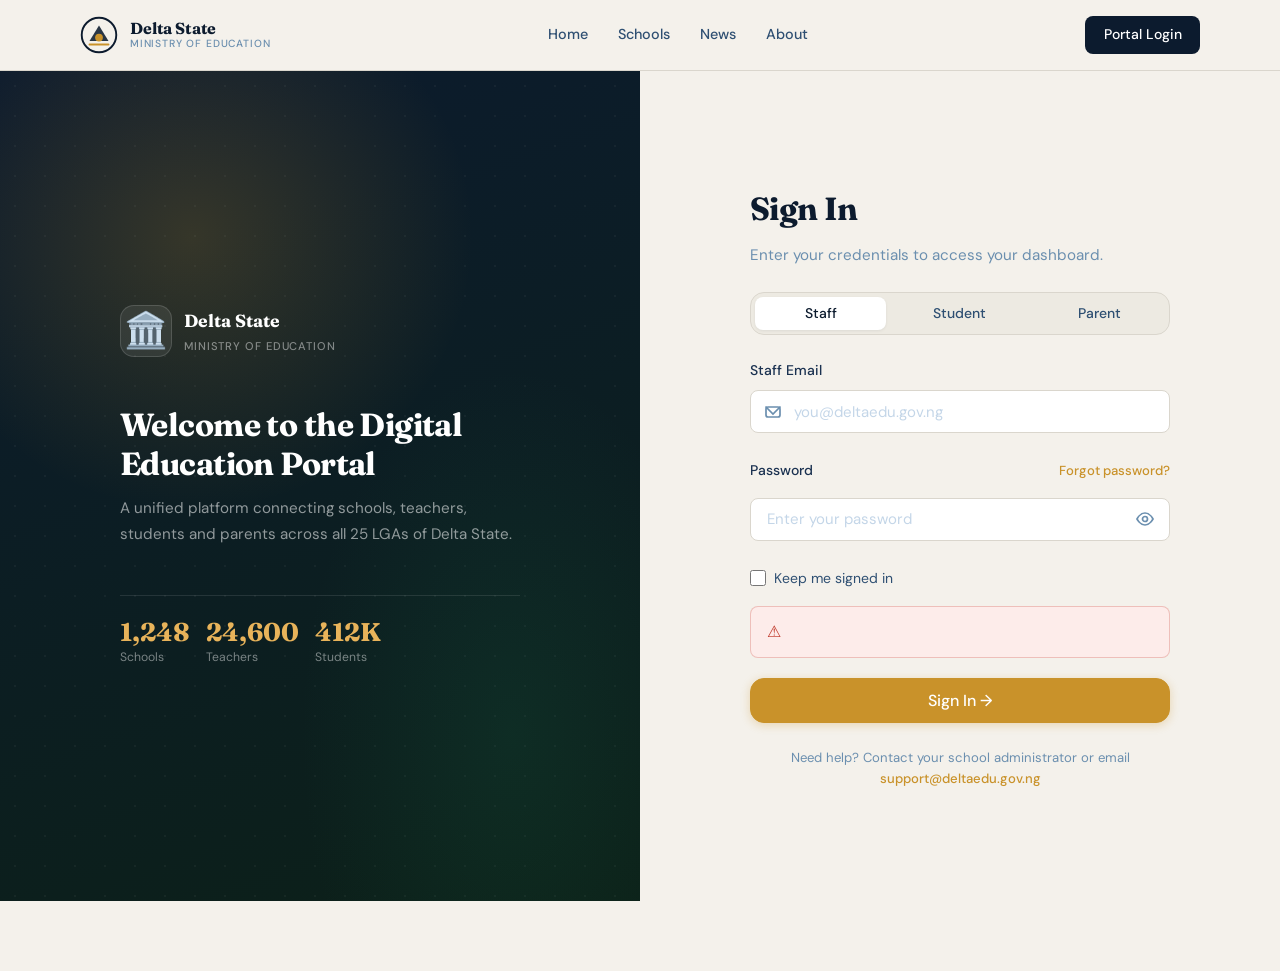
<file: pages/lms/lms.html>
<!DOCTYPE html>
<html lang="en">
<head>
  <meta charset="UTF-8" />
  <meta name="viewport" content="width=device-width, initial-scale=1.0" />
  <meta name="requires-auth" content="true" />
  <meta name="description" content="Learning Management System — access courses, lessons, assignments and track your progress." />
  <title>LMS | Delta State Ministry of Education</title>

  <link rel="stylesheet" href="../../shared/shared.css?v=2" />
  <link rel="stylesheet" href="./lms.css" />
</head>
<body>

  <div id="navbar-mount"></div>

  <main id="page-content">

    <!-- ══════ SCREEN: CATALOGUE (default) ══════ -->
    <div class="lms-screen" id="screen-catalogue">

      <div class="page-hero">
        <div class="page-hero-grid" aria-hidden="true"></div>
        <div class="page-hero-content">
          <span class="t-eyebrow">Digital Classroom</span>
          <h1>Learning Portal</h1>
          <p>Access your courses, study materials and assignments from anywhere, at any time.</p>
        </div>
      </div>

      <!-- STATS STRIP -->
      <div class="lms-stats-strip">
        <div class="container">
          <div class="lms-stats-inner" id="lms-stats-inner">
            <!-- filled by lms.js -->
          </div>
        </div>
      </div>

      <div class="section container">

        <!-- Filter + search bar -->
        <div class="lms-toolbar">
          <div class="lms-tabs" role="tablist" aria-label="Course filter">
            <button class="lms-filter-tab active" data-filter="all"        role="tab">All Courses</button>
            <button class="lms-filter-tab"        data-filter="enrolled"   role="tab">My Courses</button>
            <button class="lms-filter-tab"        data-filter="primary"    role="tab">Primary</button>
            <button class="lms-filter-tab"        data-filter="junior"     role="tab">Junior Secondary</button>
            <button class="lms-filter-tab"        data-filter="senior"     role="tab">Senior Secondary</button>
          </div>
          <div class="lms-toolbar-right">
            <div class="search-wrap lms-search">
              <span class="search-icon-el" id="lms-search-icon" aria-hidden="true"></span>
              <input
                type="search"
                id="lms-search"
                class="form-control"
                placeholder="Search courses…"
                aria-label="Search courses"
              />
            </div>
          </div>
        </div>

        <!-- Course grid -->
        <div class="courses-grid" id="skeleton-grid" aria-hidden="true">
          <div class="course-skeleton skeleton"></div>
          <div class="course-skeleton skeleton"></div>
          <div class="course-skeleton skeleton"></div>
          <div class="course-skeleton skeleton"></div>
        </div>

        <div class="courses-grid" id="courses-grid" hidden></div>

        <div class="empty-state" id="courses-empty" hidden>
          <div style="font-size:3rem">📚</div>
          <h3>No courses found</h3>
          <p>Try a different search or filter.</p>
        </div>

      </div>

    </div>

    <!-- ══════ SCREEN: COURSE VIEW ══════ -->
    <div class="lms-screen" id="screen-course" hidden>

      <!-- Course header -->
      <div class="course-hero" id="course-hero">
        <div class="container">
          <button class="btn btn-ghost back-btn" id="back-btn" onclick="showCatalogue()">
            ← Back to Courses
          </button>
          <div class="course-hero-inner" id="course-hero-inner">
            <!-- filled by lms.js -->
          </div>
        </div>
      </div>

      <div class="section container">
        <div class="course-layout">

          <!-- LEFT: Lessons list -->
          <div class="lessons-panel">
            <div class="lessons-panel-header">
              <h3>Course Content</h3>
              <span class="lessons-meta" id="lessons-meta"></span>
            </div>

            <div class="lessons-list" id="lessons-list">
              <!-- filled by lms.js -->
            </div>
          </div>

          <!-- RIGHT: Lesson viewer -->
          <div class="lesson-viewer" id="lesson-viewer">
            <div class="lesson-placeholder" id="lesson-placeholder">
              <div style="font-size:3.5rem">👆</div>
              <h3>Select a lesson to begin</h3>
              <p>Choose any lesson from the list on the left.</p>
            </div>
            <div class="lesson-content" id="lesson-content" hidden>
              <!-- filled by lms.js -->
            </div>
          </div>

        </div>
      </div>

    </div>

  </main>

  <div id="footer-mount"></div>

  <script src="../../shared/shared.js"    defer></script>
  <script src="../../shared/utilities.js" defer></script>
  <script src="./lms.js"                 defer></script>
</body>
</html>
</file>
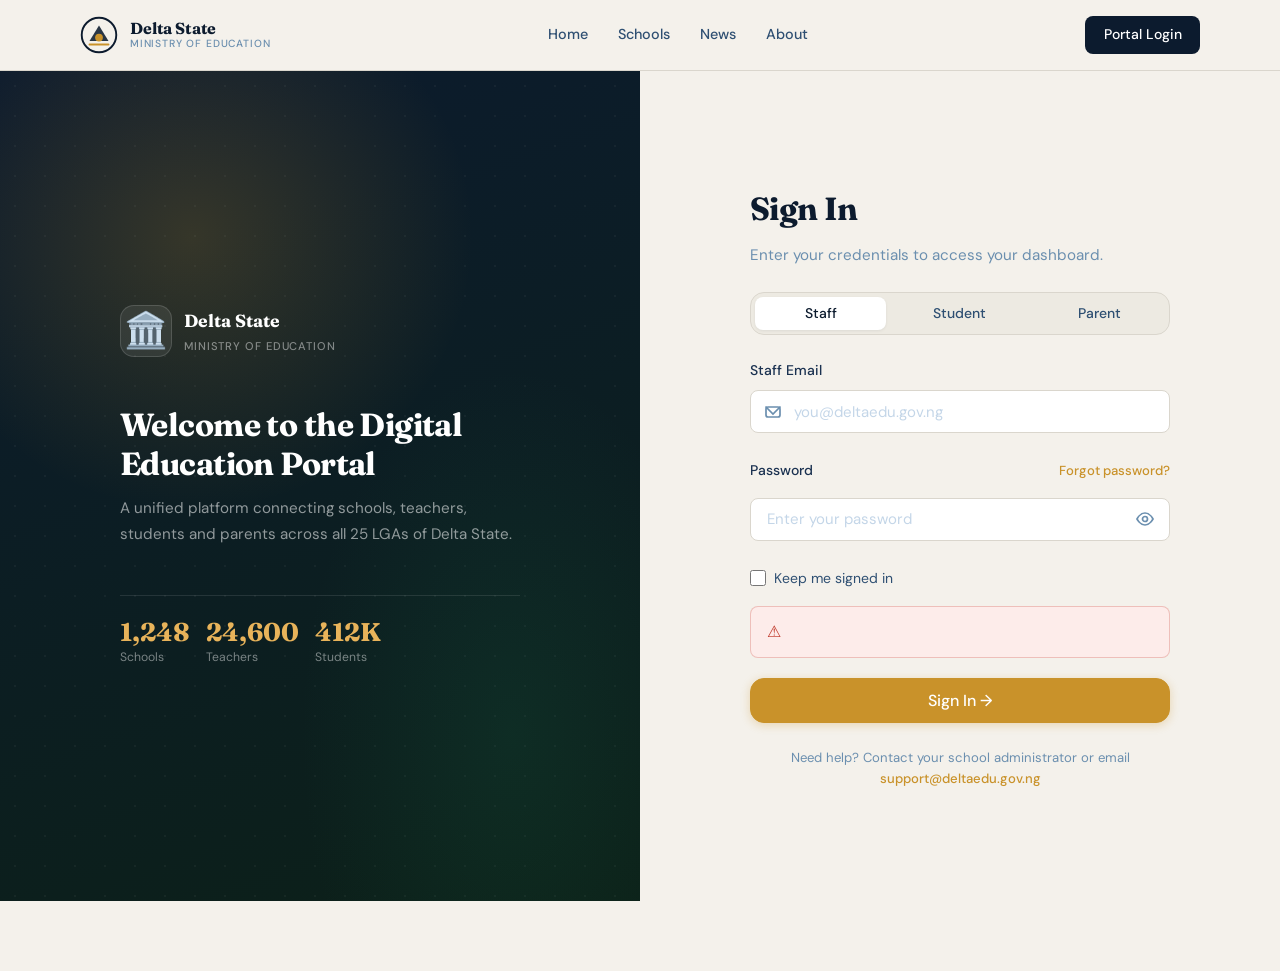
<file: pages/login/login.html>
<!DOCTYPE html>
<html lang="en">
<head>
  <meta charset="UTF-8" />
  <meta name="viewport" content="width=device-width, initial-scale=1.0" />
  <meta name="description" content="Login to the Delta State Ministry of Education portal — staff, teachers, students and parents." />
  <title>Login | Delta State Ministry of Education</title>

  <link rel="stylesheet" href="../../shared/shared.css?v=2" />
  <link rel="stylesheet" href="./login.css" />
</head>
<body>

  <div id="navbar-mount"></div>

  <main id="page-content">

    <div class="login-page">

      <!-- LEFT PANEL — branding -->
      <div class="login-panel-left" aria-hidden="true">
        <div class="login-panel-bg"></div>
        <div class="login-panel-content">

          <div class="login-brand">
            <div class="login-brand-icon">🏛️</div>
            <div>
              <div class="login-brand-name">Delta State</div>
              <div class="login-brand-dept">Ministry of Education</div>
            </div>
          </div>

          <div class="login-panel-text">
            <h2>Welcome to the Digital Education Portal</h2>
            <p>A unified platform connecting schools, teachers, students and parents across all 25 LGAs of Delta State.</p>
          </div>

          <div class="login-panel-stats">
            <div class="lp-stat">
              <span class="lp-stat-num">1,248</span>
              <span class="lp-stat-label">Schools</span>
            </div>
            <div class="lp-stat">
              <span class="lp-stat-num">24,600</span>
              <span class="lp-stat-label">Teachers</span>
            </div>
            <div class="lp-stat">
              <span class="lp-stat-num">412K</span>
              <span class="lp-stat-label">Students</span>
            </div>
          </div>

        </div>
      </div>

      <!-- RIGHT PANEL — login form -->
      <div class="login-panel-right">
        <div class="login-form-wrap">

          <!-- Logo (visible on mobile only) -->
          <div class="login-mobile-logo">
            <span>🏛️</span>
            <div>
              <div class="login-brand-name">Delta State</div>
              <div class="login-brand-dept">Ministry of Education</div>
            </div>
          </div>

          <div class="login-form-header">
            <h1>Sign In</h1>
            <p>Enter your credentials to access your dashboard.</p>
          </div>

          <!-- Role selector tabs -->
          <div class="role-tabs" role="group" aria-label="Select your role">
            <button class="role-tab active" data-role="staff"   aria-pressed="true">Staff</button>
            <button class="role-tab"        data-role="student" aria-pressed="false">Student</button>
            <button class="role-tab"        data-role="parent"  aria-pressed="false">Parent</button>
          </div>

          <!-- Login form -->
          <form id="login-form" novalidate aria-label="Login form">

            <div class="form-group">
              <label class="form-label" for="login-email">
                <span id="email-label-text">Staff Email</span>
              </label>
              <div class="search-wrap">
                <span class="search-icon-el" id="email-icon" aria-hidden="true"></span>
                <input
                  type="email"
                  id="login-email"
                  name="login-email"
                  class="form-control"
                  placeholder="you@deltaedu.gov.ng"
                  autocomplete="email"
                  required
                />
              </div>
              <span class="field-error" id="login-email-error" hidden role="alert"></span>
            </div>

            <div class="form-group">
              <div class="form-label-row">
                <label class="form-label" for="login-password">Password</label>
                <a href="#" class="forgot-link" id="forgot-link">Forgot password?</a>
              </div>
              <div class="password-wrap">
                <input
                  type="password"
                  id="login-password"
                  name="login-password"
                  class="form-control"
                  placeholder="Enter your password"
                  autocomplete="current-password"
                  required
                />
                <button
                  type="button"
                  class="pw-toggle"
                  id="pw-toggle"
                  aria-label="Show password"
                  title="Toggle password visibility"
                >
                  <span id="pw-toggle-icon"></span>
                </button>
              </div>
              <span class="field-error" id="login-password-error" hidden role="alert"></span>
            </div>

            <div class="form-remember">
              <label class="remember-label">
                <input type="checkbox" id="remember-me" />
                <span class="remember-text">Keep me signed in</span>
              </label>
            </div>

            <!-- General error (wrong credentials etc.) -->
            <div class="login-error" id="login-error" hidden role="alert" aria-live="polite">
              <span id="login-error-text"></span>
            </div>

            <button type="submit" class="btn btn-gold btn-lg login-submit" id="login-submit">
              Sign In →
            </button>

          </form>

          <!-- Help text -->
          <p class="login-help">
            Need help? Contact your school administrator or email
            <a href="mailto:support@deltaedu.gov.ng">support@deltaedu.gov.ng</a>
          </p>

          <!-- Session expired notice (shown via URL param) -->
          <div class="session-notice" id="session-notice" hidden>
            <span>⚠️</span> Your session expired. Please sign in again.
          </div>

        </div>
      </div>

    </div>

  </main>

  <!-- No footer on login page — intentional -->

  <script src="../../shared/shared.js"    defer></script>
  <script src="../../shared/utilities.js" defer></script>
  <script src="./login.js"               defer></script>
</body>
</html>
</file>
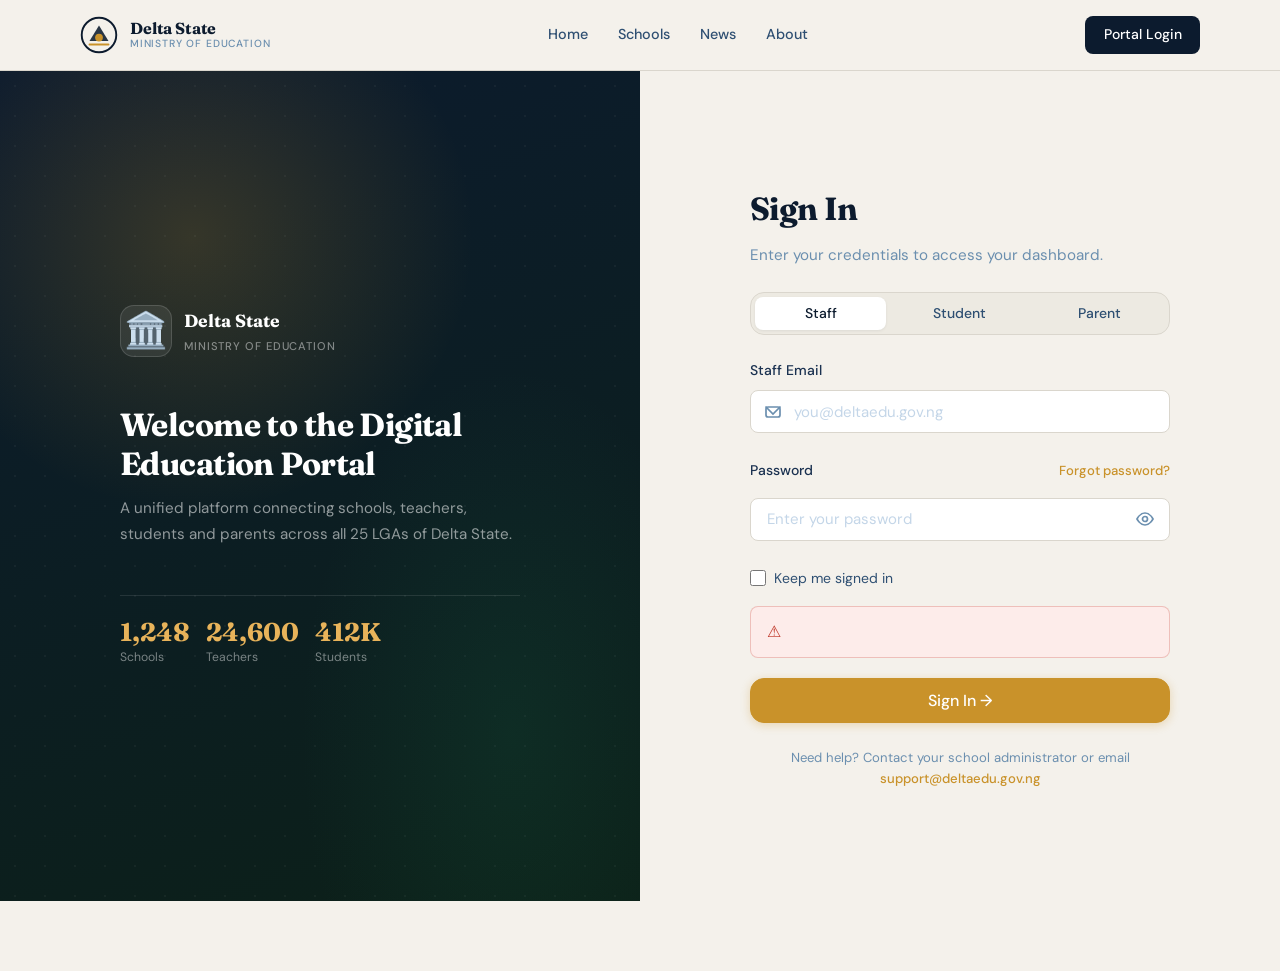
<file: pages/ministry-dashboard/dashboard.html>
<!DOCTYPE html>
<html lang="en">
<head>
  <meta charset="UTF-8" />
  <meta name="viewport" content="width=device-width, initial-scale=1.0" />
  <meta name="requires-auth" content="true" />
  <meta name="description" content="Ministry Admin Dashboard — Delta State Ministry of Education." />
  <title>Dashboard | Delta State Ministry of Education</title>

  <link rel="stylesheet" href="../../shared/shared.css" />
  <link rel="stylesheet" href="./dashboard.css" />
</head>
<body>

  <div id="navbar-mount"></div>

  <main id="page-content">

    <!-- DASHBOARD SHELL -->
    <div class="dash-layout">

      <!-- ── SIDEBAR ── -->
      <aside class="dash-sidebar" id="dash-sidebar" aria-label="Dashboard navigation">

        <!-- User card -->
        <div class="dash-user-card" id="dash-user-card">
          <div class="dash-user-avatar" id="dash-user-avatar">A</div>
          <div class="dash-user-info">
            <span class="dash-user-name"  id="dash-user-name">Loading…</span>
            <span class="dash-user-role"  id="dash-user-role"></span>
          </div>
        </div>

        <!-- Nav items -->
        <nav class="dash-nav" aria-label="Dashboard sections">
          <div class="dash-nav-group">
            <span class="dash-nav-label">Overview</span>
            <a href="#overview"        class="dash-nav-link active" data-section="overview">
              <span class="dni">📊</span> Dashboard
            </a>
            <a href="#schools"         class="dash-nav-link" data-section="schools">
              <span class="dni">🏫</span> Schools
            </a>
            <a href="#teachers"        class="dash-nav-link" data-section="teachers">
              <span class="dni">👩‍🏫</span> Teachers
            </a>
            <a href="#students"        class="dash-nav-link" data-section="students">
              <span class="dni">🎓</span> Students
            </a>
          </div>
          <div class="dash-nav-group">
            <span class="dash-nav-label">Management</span>
            <a href="#admissions"      class="dash-nav-link" data-section="admissions">
              <span class="dni">📋</span> Admissions
            </a>
            <a href="#results"         class="dash-nav-link" data-section="results">
              <span class="dni">📝</span> Results
            </a>
            <a href="#cbt"             class="dash-nav-link" data-section="cbt">
              <span class="dni">💻</span> CBT Exams
            </a>
            <a href="#lms"             class="dash-nav-link" data-section="lms">
              <span class="dni">📚</span> LMS
            </a>
          </div>
          <div class="dash-nav-group">
            <span class="dash-nav-label">System</span>
            <a href="#analytics"       class="dash-nav-link" data-section="analytics">
              <span class="dni">📈</span> Analytics
            </a>
            <a href="#"                class="dash-nav-link" id="logout-link">
              <span class="dni">🚪</span> Logout
            </a>
          </div>
        </nav>

      </aside>

      <!-- Sidebar overlay (mobile) -->
      <div class="dash-overlay" id="dash-overlay" aria-hidden="true"></div>

      <!-- ── MAIN AREA ── -->
      <div class="dash-main">

        <!-- Top bar -->
        <div class="dash-topbar">
          <button class="dash-menu-btn" id="dash-menu-btn" aria-label="Open sidebar">
            <span></span><span></span><span></span>
          </button>
          <div class="dash-topbar-title" id="dash-topbar-title">Dashboard</div>
          <div class="dash-topbar-right">
            <span class="dash-date" id="dash-date"></span>
            <div class="dash-notif-btn" aria-label="Notifications">
              🔔
              <span class="notif-dot" id="notif-dot"></span>
            </div>
          </div>
        </div>

        <!-- ── SECTION: OVERVIEW ── -->
        <section class="dash-section active" id="section-overview" aria-label="Overview">

          <div class="dash-section-header">
            <div>
              <h1 class="dash-section-title">Good <span id="greeting-time"></span>, <span id="greeting-name"></span> 👋</h1>
              <p class="dash-section-sub">Here is a summary of education activity across Delta State.</p>
            </div>
            <div class="dash-section-actions">
              <button class="btn btn-outline btn-sm" id="refresh-btn">↻ Refresh</button>
              <a href="/pages/schools/schools.html" class="btn btn-gold btn-sm">View Schools →</a>
            </div>
          </div>

          <!-- KPI CARDS -->
          <div class="kpi-grid stagger" id="kpi-grid">
            <!-- filled by dashboard.js -->
          </div>

          <!-- CHARTS ROW -->
          <div class="charts-row">

            <div class="chart-card">
              <div class="chart-card-header">
                <h3>Schools by Type</h3>
                <span class="badge badge-grey">All LGAs</span>
              </div>
              <div class="donut-wrap" id="donut-wrap">
                <!-- filled by dashboard.js -->
              </div>
            </div>

            <div class="chart-card chart-card-wide">
              <div class="chart-card-header">
                <h3>Enrolment by LGA (Top 8)</h3>
                <span class="badge badge-grey">Students</span>
              </div>
              <div class="bar-chart-wrap" id="bar-chart-wrap">
                <!-- filled by dashboard.js -->
              </div>
            </div>

          </div>

          <!-- RECENT ACTIVITY + QUICK ACTIONS -->
          <div class="bottom-row">

            <div class="activity-card">
              <div class="activity-card-header">
                <h3>Recent Activity</h3>
                <button class="btn btn-ghost btn-sm">View All</button>
              </div>
              <div class="activity-list" id="activity-list">
                <!-- filled by dashboard.js -->
              </div>
            </div>

            <div class="quick-actions-card">
              <h3 class="quick-actions-title">Quick Actions</h3>
              <div class="quick-actions-grid" id="quick-actions-grid">
                <!-- filled by dashboard.js -->
              </div>
            </div>

          </div>

        </section>

        <!-- ── PLACEHOLDER SECTIONS (built in later stages) ── -->
        <section class="dash-section" id="section-schools"    aria-label="Schools">
          <div class="coming-soon-panel">
            <span>🏫</span>
            <h2>School Management</h2>
            <p>Full school management module — add, edit, deactivate schools and manage principals. Coming in Stage 3.</p>
            <a href="/pages/schools/schools.html" class="btn btn-gold">View Public Directory →</a>
          </div>
        </section>

        <section class="dash-section" id="section-teachers"   aria-label="Teachers">
          <div class="coming-soon-panel">
            <span>👩‍🏫</span>
            <h2>Teacher Registry</h2>
            <p>Teacher records, postings, transfers and professional development tracking. Coming in Stage 3.</p>
            <a href="/pages/teacher-registry/teachers.html" class="btn btn-gold">Go to Teacher Registry →</a>
          </div>
        </section>

        <section class="dash-section" id="section-students"   aria-label="Students">
          <div class="coming-soon-panel">
            <span>🎓</span>
            <h2>Student Management</h2>
            <p>Student records, enrolment, attendance and academic history. Coming in Stage 4.</p>
          </div>
        </section>

        <section class="dash-section" id="section-admissions" aria-label="Admissions">
          <div class="coming-soon-panel">
            <span>📋</span>
            <h2>Admissions</h2>
            <p>Manage school admissions and placement across Delta State. Coming in Stage 4.</p>
            <a href="/pages/admissions/admissions.html" class="btn btn-gold">Go to Admissions →</a>
          </div>
        </section>

        <section class="dash-section" id="section-results"    aria-label="Results">
          <div class="coming-soon-panel">
            <span>📝</span>
            <h2>Results Management</h2>
            <p>Upload, manage and publish examination results. Coming in Stage 4.</p>
            <a href="/pages/results/results.html" class="btn btn-gold">Go to Results →</a>
          </div>
        </section>

        <section class="dash-section" id="section-cbt"        aria-label="CBT">
          <div class="coming-soon-panel">
            <span>💻</span>
            <h2>CBT Examination Engine</h2>
            <p>Create, schedule and manage computer-based tests. Coming in Stage 5.</p>
            <a href="/pages/cbt/cbt.html" class="btn btn-gold">Go to CBT →</a>
          </div>
        </section>

        <section class="dash-section" id="section-lms"        aria-label="LMS">
          <div class="coming-soon-panel">
            <span>📚</span>
            <h2>Learning Management System</h2>
            <p>Upload learning materials, assignments and track student progress. Coming in Stage 5.</p>
            <a href="/pages/lms/lms.html" class="btn btn-gold">Go to LMS →</a>
          </div>
        </section>

        <section class="dash-section" id="section-analytics"  aria-label="Analytics">
          <div class="coming-soon-panel">
            <span>📈</span>
            <h2>Analytics & Reports</h2>
            <p>Statewide education performance analytics and downloadable reports. Coming in Stage 6.</p>
          </div>
        </section>

      </div>
      <!-- end dash-main -->

    </div>
    <!-- end dash-layout -->

    <!-- ── MODAL: ADD SCHOOL ── -->
    <div class="modal-backdrop" id="modal-add-school" role="dialog" aria-modal="true" aria-labelledby="modal-add-school-title">
      <div class="modal">
        <div class="modal-header">
          <h3 id="modal-add-school-title">🏫 Add New School</h3>
          <button class="modal-close" id="close-add-school" aria-label="Close">✕</button>
        </div>
        <div class="modal-body">
          <div class="form-group">
            <label class="form-label" for="as-name">School Name *</label>
            <input type="text" id="as-name" class="form-control" placeholder="e.g. Government Secondary School, Asaba" />
          </div>
          <div class="form-row">
            <div class="form-group">
              <label class="form-label" for="as-type">School Type *</label>
              <select id="as-type" class="form-control form-select">
                <option value="">Select type</option>
                <option value="primary">Primary School</option>
                <option value="secondary">Secondary School</option>
              </select>
            </div>
            <div class="form-group">
              <label class="form-label" for="as-lga">LGA *</label>
              <select id="as-lga" class="form-control form-select">
                <option value="">Select LGA</option>
                <option>Aniocha North</option><option>Aniocha South</option>
                <option>Bomadi</option><option>Burutu</option>
                <option>Ethiope East</option><option>Ethiope West</option>
                <option>Ika North-East</option><option>Ika South</option>
                <option>Isoko North</option><option>Isoko South</option>
                <option>Ndokwa East</option><option>Ndokwa West</option>
                <option>Okpe</option><option>Oshimili North</option>
                <option>Oshimili South</option><option>Patani</option>
                <option>Sapele</option><option>Udu</option>
                <option>Ughelli North</option><option>Ughelli South</option>
                <option>Ukwuani</option><option>Uvwie</option>
                <option>Warri North</option><option>Warri South</option>
                <option>Warri South-West</option>
              </select>
            </div>
          </div>
          <div class="form-group">
            <label class="form-label" for="as-address">School Address *</label>
            <input type="text" id="as-address" class="form-control" placeholder="e.g. No. 1 Education Road, Asaba" />
          </div>
          <div class="form-row">
            <div class="form-group">
              <label class="form-label" for="as-principal">Principal / Head Teacher *</label>
              <input type="text" id="as-principal" class="form-control" placeholder="Full name" />
            </div>
            <div class="form-group">
              <label class="form-label" for="as-phone">Contact Phone</label>
              <input type="tel" id="as-phone" class="form-control" placeholder="+234 800 000 0000" />
            </div>
          </div>
        </div>
        <div class="modal-footer">
          <button class="btn btn-outline" id="cancel-add-school">Cancel</button>
          <button class="btn btn-gold" id="submit-add-school">Add School</button>
        </div>
      </div>
    </div>

    <!-- ── MODAL: POST CIRCULAR ── -->
    <div class="modal-backdrop" id="modal-post-circular" role="dialog" aria-modal="true" aria-labelledby="modal-post-circular-title">
      <div class="modal">
        <div class="modal-header">
          <h3 id="modal-post-circular-title">📢 Post Circular / News</h3>
          <button class="modal-close" id="close-post-circular" aria-label="Close">✕</button>
        </div>
        <div class="modal-body">
          <div class="form-group">
            <label class="form-label" for="pc-title">Title *</label>
            <input type="text" id="pc-title" class="form-control" placeholder="e.g. 2025/2026 Academic Calendar Released" />
          </div>
          <div class="form-row">
            <div class="form-group">
              <label class="form-label" for="pc-category">Category *</label>
              <select id="pc-category" class="form-control form-select">
                <option value="">Select category</option>
                <option value="Policy">Policy</option>
                <option value="Examination">Examination</option>
                <option value="Training">Training</option>
                <option value="Infrastructure">Infrastructure</option>
                <option value="Results">Results</option>
                <option value="Technology">Technology</option>
                <option value="Circular">Circular</option>
              </select>
            </div>
            <div class="form-group">
              <label class="form-label" for="pc-audience">Audience *</label>
              <select id="pc-audience" class="form-control form-select">
                <option value="">Select audience</option>
                <option value="all">Everyone</option>
                <option value="teachers">Teachers</option>
                <option value="students">Students</option>
                <option value="principals">Principals</option>
              </select>
            </div>
          </div>
          <div class="form-group">
            <label class="form-label" for="pc-content">Content *</label>
            <textarea id="pc-content" class="form-control" rows="5" placeholder="Write the full circular or announcement here…"></textarea>
          </div>
        </div>
        <div class="modal-footer">
          <button class="btn btn-outline" id="cancel-post-circular">Cancel</button>
          <button class="btn btn-gold" id="submit-post-circular">Post Circular</button>
        </div>
      </div>
    </div>

  </main>

  <div id="footer-mount"></div>

  <script src="../../shared/shared.js"    defer></script>
  <script src="../../shared/utilities.js" defer></script>
  <script src="./dashboard.js"            defer></script>
</body>
</html>
</file>
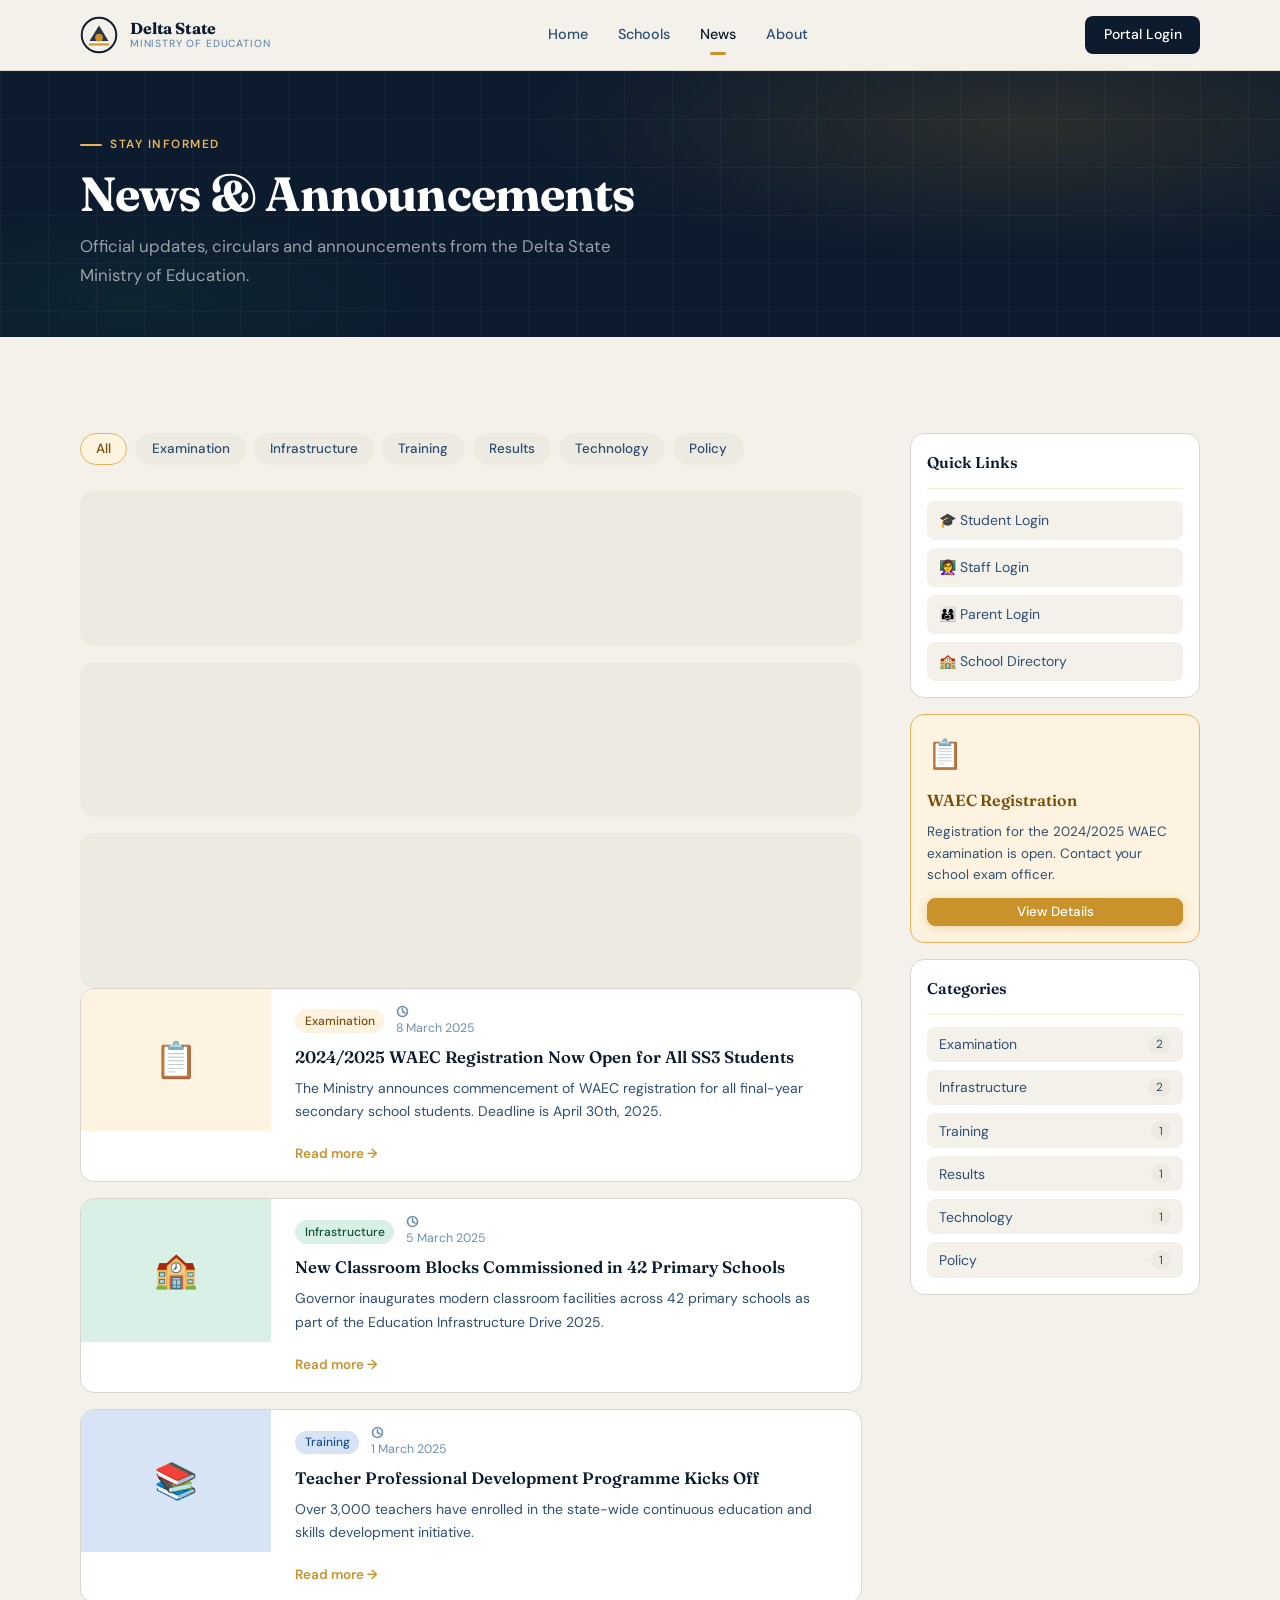
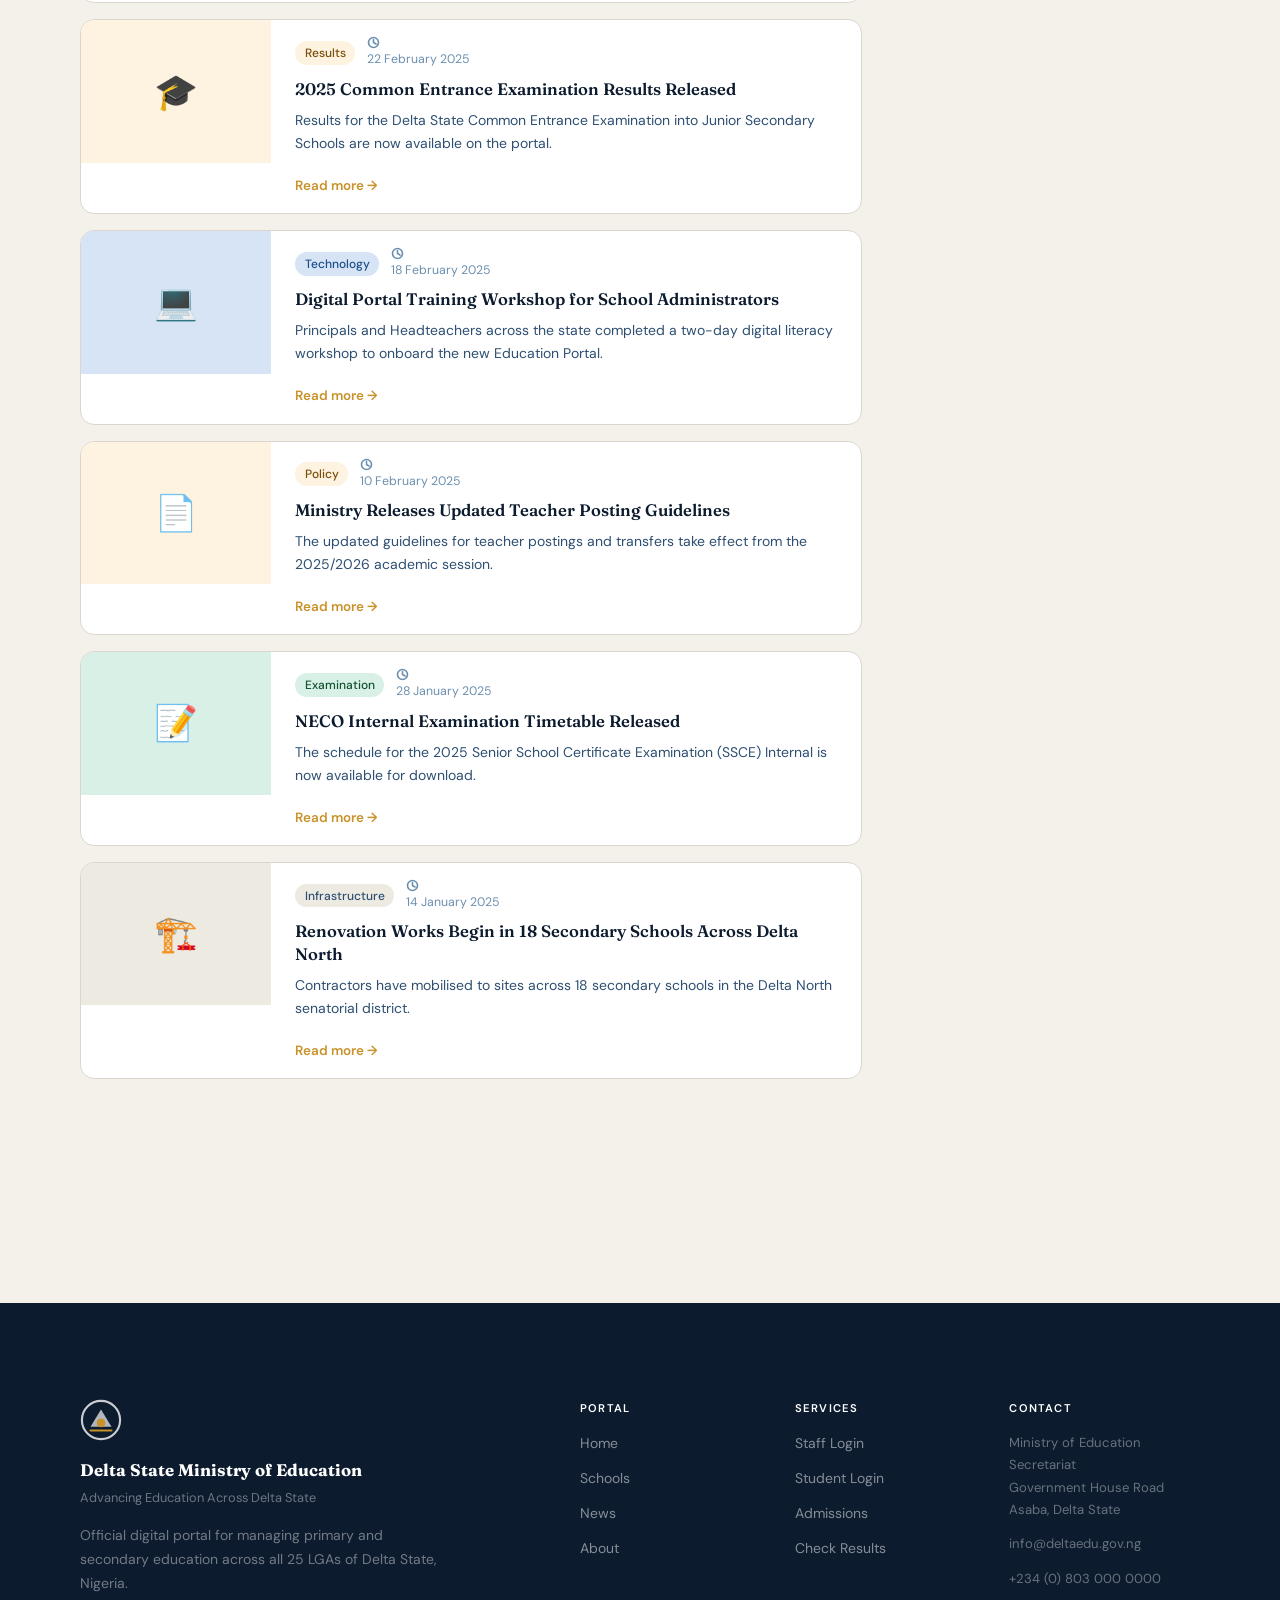
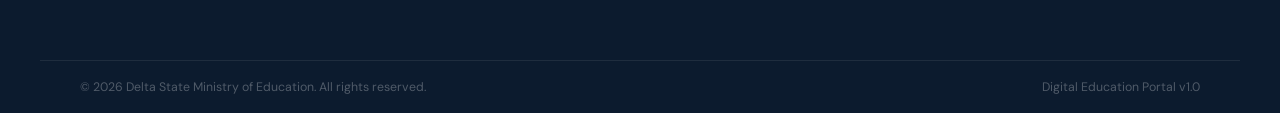
<file: pages/news/news.html>
<!DOCTYPE html>
<html lang="en">
<head>
  <meta charset="UTF-8" />
  <meta name="viewport" content="width=device-width, initial-scale=1.0" />
  <meta name="description" content="Official news, announcements and circulars from the Delta State Ministry of Education." />
  <title>News & Announcements | Delta State Ministry of Education</title>

  <link rel="stylesheet" href="../../shared/shared.css?v=2" />
  <link rel="stylesheet" href="./news.css" />
</head>
<body>

  <div id="navbar-mount"></div>

  <main id="page-content">

    <!-- HERO -->
    <div class="page-hero">
      <div class="page-hero-grid" aria-hidden="true"></div>
      <div class="page-hero-content">
        <span class="t-eyebrow">Stay Informed</span>
        <h1>News &amp; Announcements</h1>
        <p>Official updates, circulars and announcements from the Delta State Ministry of Education.</p>
      </div>
    </div>

    <!-- CONTENT -->
    <section class="section container">
      <div class="news-layout">

        <!-- Articles column -->
        <div class="news-main">

          <!-- Category tabs -->
          <div class="cat-bar" role="group" aria-label="Filter by category">
            <div class="cat-tabs" id="cat-tabs"><!-- filled by news.js --></div>
          </div>

          <!-- Skeleton -->
          <div class="articles-list" id="articles-skeleton" aria-hidden="true">
            <div class="article-skeleton skeleton"></div>
            <div class="article-skeleton skeleton"></div>
            <div class="article-skeleton skeleton"></div>
          </div>

          <!-- Real articles -->
          <div class="articles-list" id="articles-list" hidden role="list"></div>

          <!-- No results -->
          <div class="no-articles" id="no-articles" hidden aria-live="polite">
            <span>📭</span>
            <p>No articles in this category yet.</p>
          </div>

        </div>

        <!-- Sidebar -->
        <aside class="news-sidebar" aria-label="Sidebar">

          <div class="sidebar-box">
            <h3 class="sidebar-box-title">Quick Links</h3>
            <div class="sidebar-links">
              <a href="/pages/login/login.html?role=student" class="sidebar-link">🎓 Student Login</a>
              <a href="/pages/login/login.html?role=staff"   class="sidebar-link">👩‍🏫 Staff Login</a>
              <a href="/pages/login/login.html?role=parent"  class="sidebar-link">👨‍👩‍👧 Parent Login</a>
              <a href="/pages/schools/schools.html" class="sidebar-link">🏫 School Directory</a>
            </div>
          </div>

          <div class="sidebar-box sidebar-alert-box">
            <div style="font-size:1.8rem;margin-bottom:var(--s2)">📋</div>
            <h4>WAEC Registration</h4>
            <p>Registration for the 2024/2025 WAEC examination is open. Contact your school exam officer.</p>
            <a href="#" onclick="readArticle(1);return false;" class="btn btn-gold btn-sm" style="margin-top:var(--s3);width:100%;justify-content:center">View Details</a>
          </div>

          <div class="sidebar-box">
            <h3 class="sidebar-box-title">Categories</h3>
            <div class="sidebar-cats" id="sidebar-cats"><!-- filled by news.js --></div>
          </div>

        </aside>

      </div>
    </section>

  </main>

  <div id="footer-mount"></div>

  <script src="../../shared/shared.js"    defer></script>
  <script src="../../shared/utilities.js" defer></script>
  <script src="./news.js"                 defer></script>
</body>
</html>
</file>
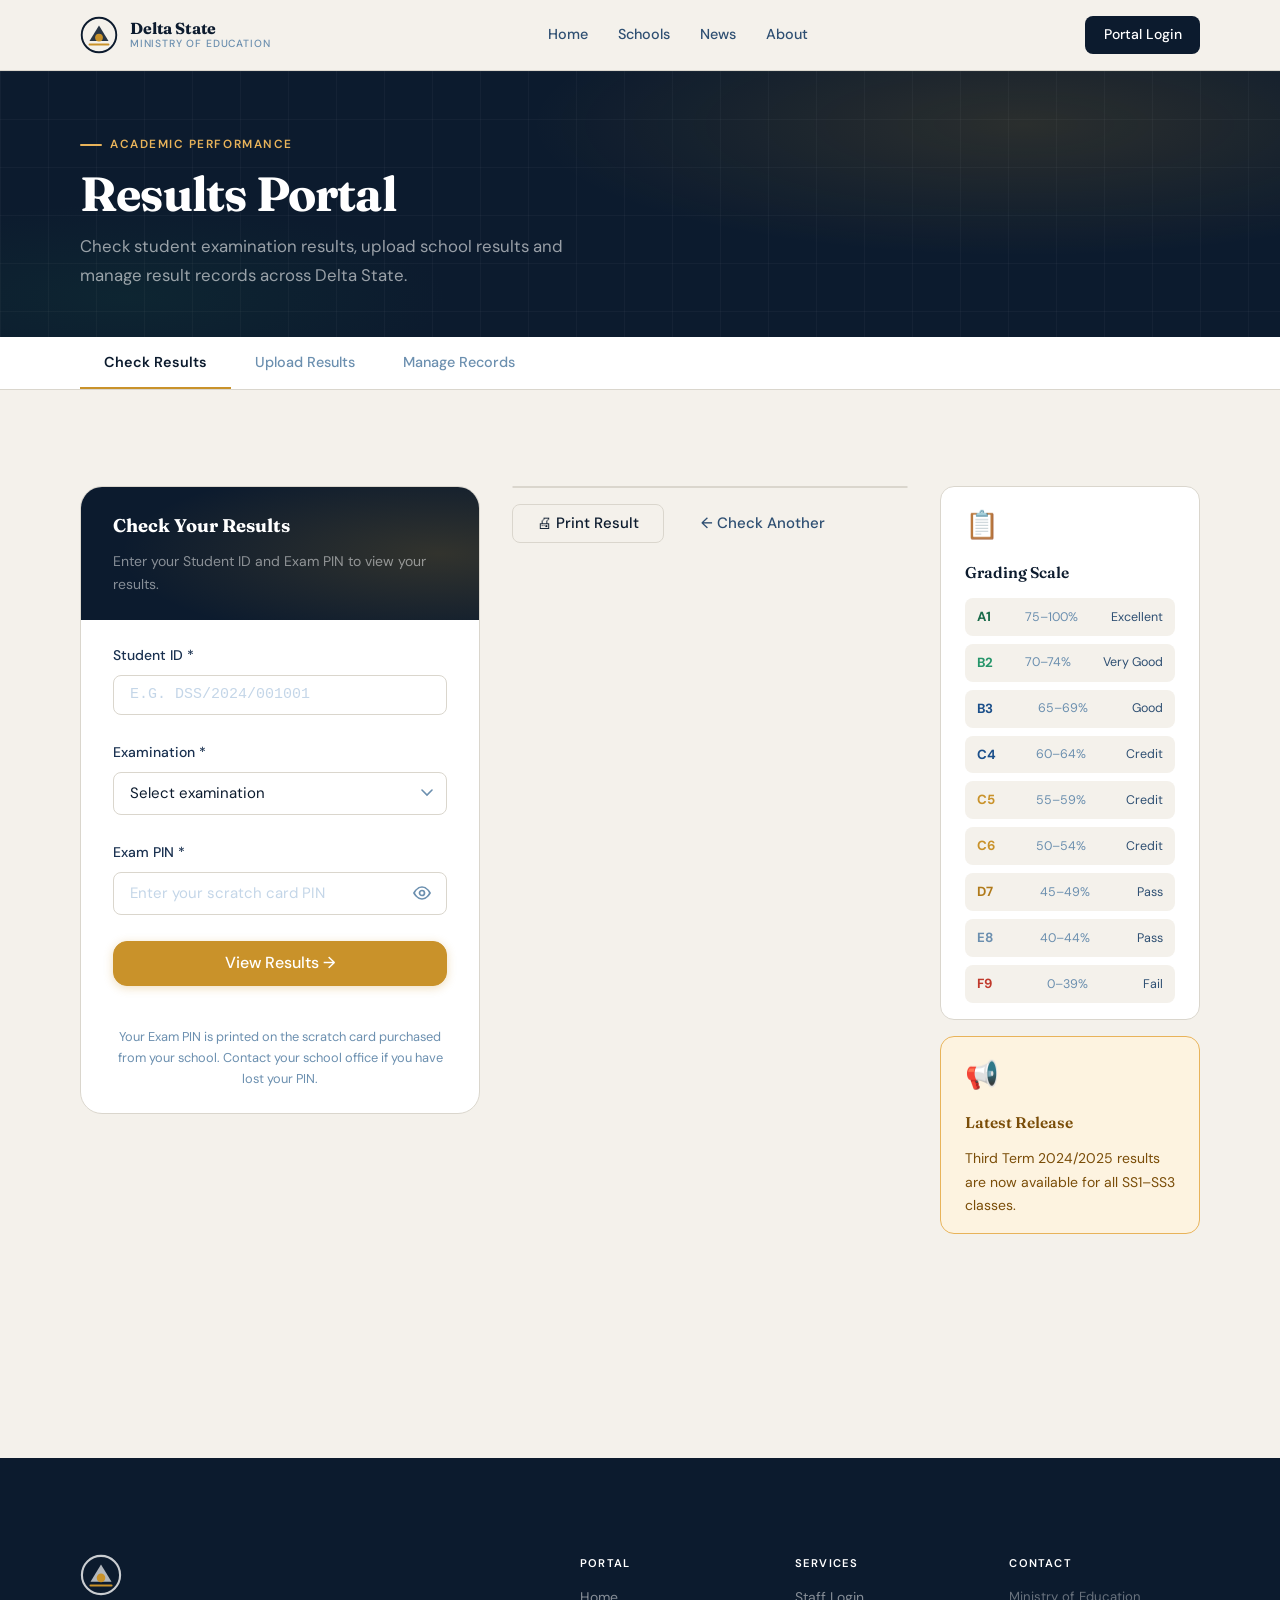
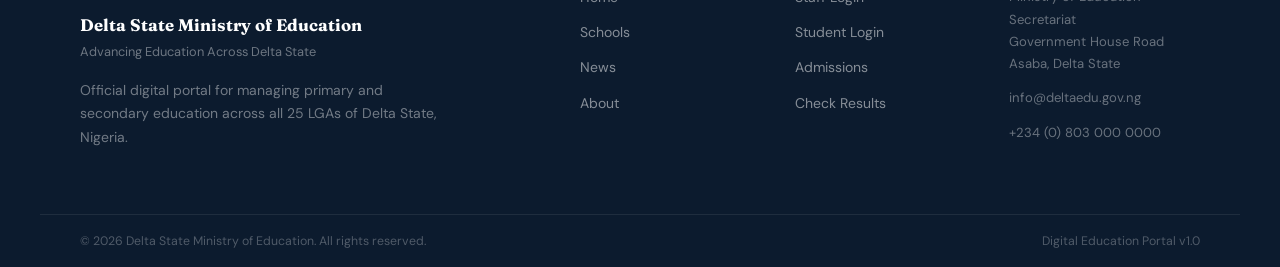
<file: pages/results/results.html>
<!DOCTYPE html>
<html lang="en">
<head>
  <meta charset="UTF-8" />
  <meta name="viewport" content="width=device-width, initial-scale=1.0" />
  <meta name="description" content="Results Portal — check, upload and manage examination results across Delta State schools." />
  <title>Results | Delta State Ministry of Education</title>

  <link rel="stylesheet" href="../../shared/shared.css?v=2" />
  <link rel="stylesheet" href="./results.css" />
</head>
<body>

  <div id="navbar-mount"></div>

  <main id="page-content">

    <!-- HERO -->
    <div class="page-hero">
      <div class="page-hero-grid" aria-hidden="true"></div>
      <div class="page-hero-content">
        <span class="t-eyebrow">Academic Performance</span>
        <h1>Results Portal</h1>
        <p>Check student examination results, upload school results and manage result records across Delta State.</p>
      </div>
    </div>

    <!-- TAB BAR -->
    <div class="results-tabs-bar">
      <div class="container">
        <div class="results-tabs" role="tablist" aria-label="Results views">
          <button class="results-tab active" data-tab="check"   role="tab" aria-selected="true">Check Results</button>
          <button class="results-tab"        data-tab="upload"  role="tab" aria-selected="false">Upload Results</button>
          <button class="results-tab"        data-tab="manage"  role="tab" aria-selected="false">Manage Records</button>
        </div>
      </div>
    </div>

    <div class="section container">

      <!-- ══════ TAB: CHECK RESULTS ══════ -->
      <div class="results-tab-panel active" id="tab-check" role="tabpanel">

        <div class="check-layout">

          <!-- Check form -->
          <div class="check-form-wrap">
            <div class="check-form-header">
              <h2>Check Your Results</h2>
              <p>Enter your Student ID and Exam PIN to view your results.</p>
            </div>

            <form class="check-form" id="check-form" novalidate>
              <div class="form-group">
                <label class="form-label" for="cf-student-id">Student ID *</label>
                <input
                  type="text"
                  id="cf-student-id"
                  class="form-control"
                  placeholder="e.g. DSS/2024/001001"
                  style="text-transform:uppercase; font-family:monospace"
                  required
                />
                <span class="field-error" id="cf-student-id-error" hidden></span>
              </div>

              <div class="form-group">
                <label class="form-label" for="cf-exam">Examination *</label>
                <select id="cf-exam" class="form-control form-select" required>
                  <option value="">Select examination</option>
                  <optgroup label="2024/2025 Session">
                    <option value="terminal-3">Third Term Examination 2024/2025</option>
                    <option value="terminal-2">Second Term Examination 2024/2025</option>
                    <option value="terminal-1">First Term Examination 2024/2025</option>
                  </optgroup>
                  <optgroup label="2023/2024 Session">
                    <option value="terminal-3-prev">Third Term Examination 2023/2024</option>
                    <option value="terminal-2-prev">Second Term Examination 2023/2024</option>
                    <option value="terminal-1-prev">First Term Examination 2023/2024</option>
                  </optgroup>
                </select>
                <span class="field-error" id="cf-exam-error" hidden></span>
              </div>

              <div class="form-group">
                <label class="form-label" for="cf-pin">Exam PIN *</label>
                <div class="password-wrap">
                  <input
                    type="password"
                    id="cf-pin"
                    class="form-control"
                    placeholder="Enter your scratch card PIN"
                    maxlength="12"
                    required
                  />
                  <button type="button" class="pw-toggle" id="pin-toggle" aria-label="Show PIN">
                    <span id="pin-toggle-icon"></span>
                  </button>
                </div>
                <span class="field-error" id="cf-pin-error" hidden></span>
              </div>

              <button type="submit" class="btn btn-gold btn-lg check-submit" id="cf-submit">
                View Results →
              </button>
            </form>

            <p class="check-note">
              Your Exam PIN is printed on the scratch card purchased from your school.
              Contact your school office if you have lost your PIN.
            </p>
          </div>

          <!-- Result card (hidden until form is submitted) -->
          <div class="result-card-wrap" id="result-card-wrap" hidden>
            <div class="result-card" id="result-card">
              <!-- filled by results.js -->
            </div>
            <div class="result-card-actions">
              <button class="btn btn-outline" onclick="printResult()">🖨 Print Result</button>
              <button class="btn btn-ghost"   onclick="resetCheckForm()">← Check Another</button>
            </div>
          </div>

          <!-- Info sidebar -->
          <aside class="check-sidebar">
            <div class="info-box">
              <div class="info-box-icon">📋</div>
              <h3>Grading Scale</h3>
              <div class="grade-scale" id="grade-scale">
                <!-- filled by results.js -->
              </div>
            </div>
            <div class="info-box info-box-alert">
              <div class="info-box-icon">📢</div>
              <h3>Latest Release</h3>
              <p>Third Term 2024/2025 results are now available for all SS1–SS3 classes.</p>
            </div>
          </aside>

        </div>

      </div>

      <!-- ══════ TAB: UPLOAD RESULTS ══════ -->
      <div class="results-tab-panel" id="tab-upload" role="tabpanel">

        <div class="upload-layout">

          <div class="upload-form-wrap">
            <div class="upload-header">
              <h2>Upload School Results</h2>
              <p>Upload results for your school. All fields are required. Accepted format: CSV or Excel (.xlsx).</p>
            </div>

            <form class="upload-form" id="upload-form" novalidate>

              <div class="form-row-2">
                <div class="form-group">
                  <label class="form-label" for="uf-school">School *</label>
                  <input type="text" id="uf-school" class="form-control" placeholder="Your school name" required />
                  <span class="field-error" id="uf-school-error" hidden></span>
                </div>
                <div class="form-group">
                  <label class="form-label" for="uf-lga">LGA *</label>
                  <select id="uf-lga" class="form-control form-select" required>
                    <option value="">Select LGA</option>
                  </select>
                  <span class="field-error" id="uf-lga-error" hidden></span>
                </div>
              </div>

              <div class="form-row-2">
                <div class="form-group">
                  <label class="form-label" for="uf-class">Class *</label>
                  <select id="uf-class" class="form-control form-select" required>
                    <option value="">Select class</option>
                    <optgroup label="Junior Secondary">
                      <option>JSS 1</option><option>JSS 2</option><option>JSS 3</option>
                    </optgroup>
                    <optgroup label="Senior Secondary">
                      <option>SSS 1</option><option>SSS 2</option><option>SSS 3</option>
                    </optgroup>
                  </select>
                  <span class="field-error" id="uf-class-error" hidden></span>
                </div>
                <div class="form-group">
                  <label class="form-label" for="uf-exam">Examination *</label>
                  <select id="uf-exam" class="form-control form-select" required>
                    <option value="">Select exam</option>
                    <option>First Term Examination 2024/2025</option>
                    <option>Second Term Examination 2024/2025</option>
                    <option>Third Term Examination 2024/2025</option>
                  </select>
                  <span class="field-error" id="uf-exam-error" hidden></span>
                </div>
              </div>

              <div class="form-group">
                <label class="form-label" for="uf-subject">Subject *</label>
                <select id="uf-subject" class="form-control form-select" required>
                  <option value="">Select subject</option>
                  <option>Mathematics</option><option>English Language</option>
                  <option>Physics</option><option>Chemistry</option><option>Biology</option>
                  <option>Economics</option><option>Government</option><option>Literature</option>
                  <option>History</option><option>ICT</option><option>Social Studies</option>
                  <option>Basic Science</option><option>Agricultural Science</option>
                  <option>Physical Education</option>
                </select>
                <span class="field-error" id="uf-subject-error" hidden></span>
              </div>

              <!-- File drop zone -->
              <div class="form-group">
                <label class="form-label">Results File * (.csv or .xlsx)</label>
                <div class="drop-zone" id="drop-zone" tabindex="0" role="button" aria-label="Upload results file">
                  <div class="drop-zone-inner" id="drop-zone-inner">
                    <span class="drop-icon">📂</span>
                    <span class="drop-text">Drag &amp; drop your file here, or <span class="drop-browse">browse</span></span>
                    <span class="drop-hint">Accepted: .csv, .xlsx — Max 5MB</span>
                  </div>
                  <input type="file" id="uf-file" accept=".csv,.xlsx" hidden />
                </div>
                <span class="field-error" id="uf-file-error" hidden></span>
              </div>

              <!-- Template download -->
              <div class="template-box">
                <span>📄</span>
                <div>
                  <div style="font-weight:600;font-size:.9rem;color:var(--navy)">Download Template</div>
                  <div style="font-size:.82rem;color:var(--navy-300)">Use our CSV template to format your results correctly before uploading.</div>
                </div>
                <button type="button" class="btn btn-outline btn-sm" onclick="downloadTemplate()">Download</button>
              </div>

              <button type="submit" class="btn btn-gold btn-lg" id="uf-submit" style="width:100%;justify-content:center">
                Upload Results →
              </button>

            </form>
          </div>

          <!-- Upload history -->
          <aside class="upload-history">
            <h3 class="upload-history-title">Recent Uploads</h3>
            <div class="upload-history-list" id="upload-history-list">
              <!-- filled by results.js -->
            </div>
          </aside>

        </div>

      </div>

      <!-- ══════ TAB: MANAGE RECORDS ══════ -->
      <div class="results-tab-panel" id="tab-manage" role="tabpanel">

        <!-- Toolbar -->
        <div class="manage-toolbar">
          <div class="search-wrap manage-search">
            <span class="search-icon-el" id="manage-search-icon" aria-hidden="true"></span>
            <input
              type="search"
              id="manage-search"
              class="form-control"
              placeholder="Search by student name or ID…"
              aria-label="Search results"
            />
          </div>
          <div class="manage-toolbar-right">
            <select id="manage-exam-filter"  class="form-control form-select manage-filter-sel" aria-label="Filter by exam">
              <option value="all">All Exams</option>
              <option value="terminal-3">Third Term 2024/2025</option>
              <option value="terminal-2">Second Term 2024/2025</option>
              <option value="terminal-1">First Term 2024/2025</option>
            </select>
            <select id="manage-class-filter" class="form-control form-select manage-filter-sel" aria-label="Filter by class">
              <option value="all">All Classes</option>
              <option>JSS 1</option><option>JSS 2</option><option>JSS 3</option>
              <option>SSS 1</option><option>SSS 2</option><option>SSS 3</option>
            </select>
            <span class="results-count" id="manage-count" aria-live="polite"></span>
          </div>
        </div>

        <!-- Records table -->
        <div class="records-table-wrap">
          <table class="records-table" aria-label="Result records">
            <thead>
              <tr>
                <th>Student</th>
                <th>ID</th>
                <th>Class</th>
                <th>Subject</th>
                <th>Score</th>
                <th>Grade</th>
                <th>Exam</th>
                <th>School</th>
                <th></th>
              </tr>
            </thead>
            <tbody id="records-tbody"></tbody>
          </table>
        </div>

        <div class="empty-state" id="manage-empty" hidden>
          <div style="font-size:2.5rem">📊</div>
          <h3>No records found</h3>
          <p>Try adjusting your search or filters.</p>
        </div>

      </div>

    </div>

  </main>

  <div id="footer-mount"></div>

  <script src="../../shared/shared.js"    defer></script>
  <script src="../../shared/utilities.js" defer></script>
  <script src="./results.js"             defer></script>
</body>
</html>
</file>
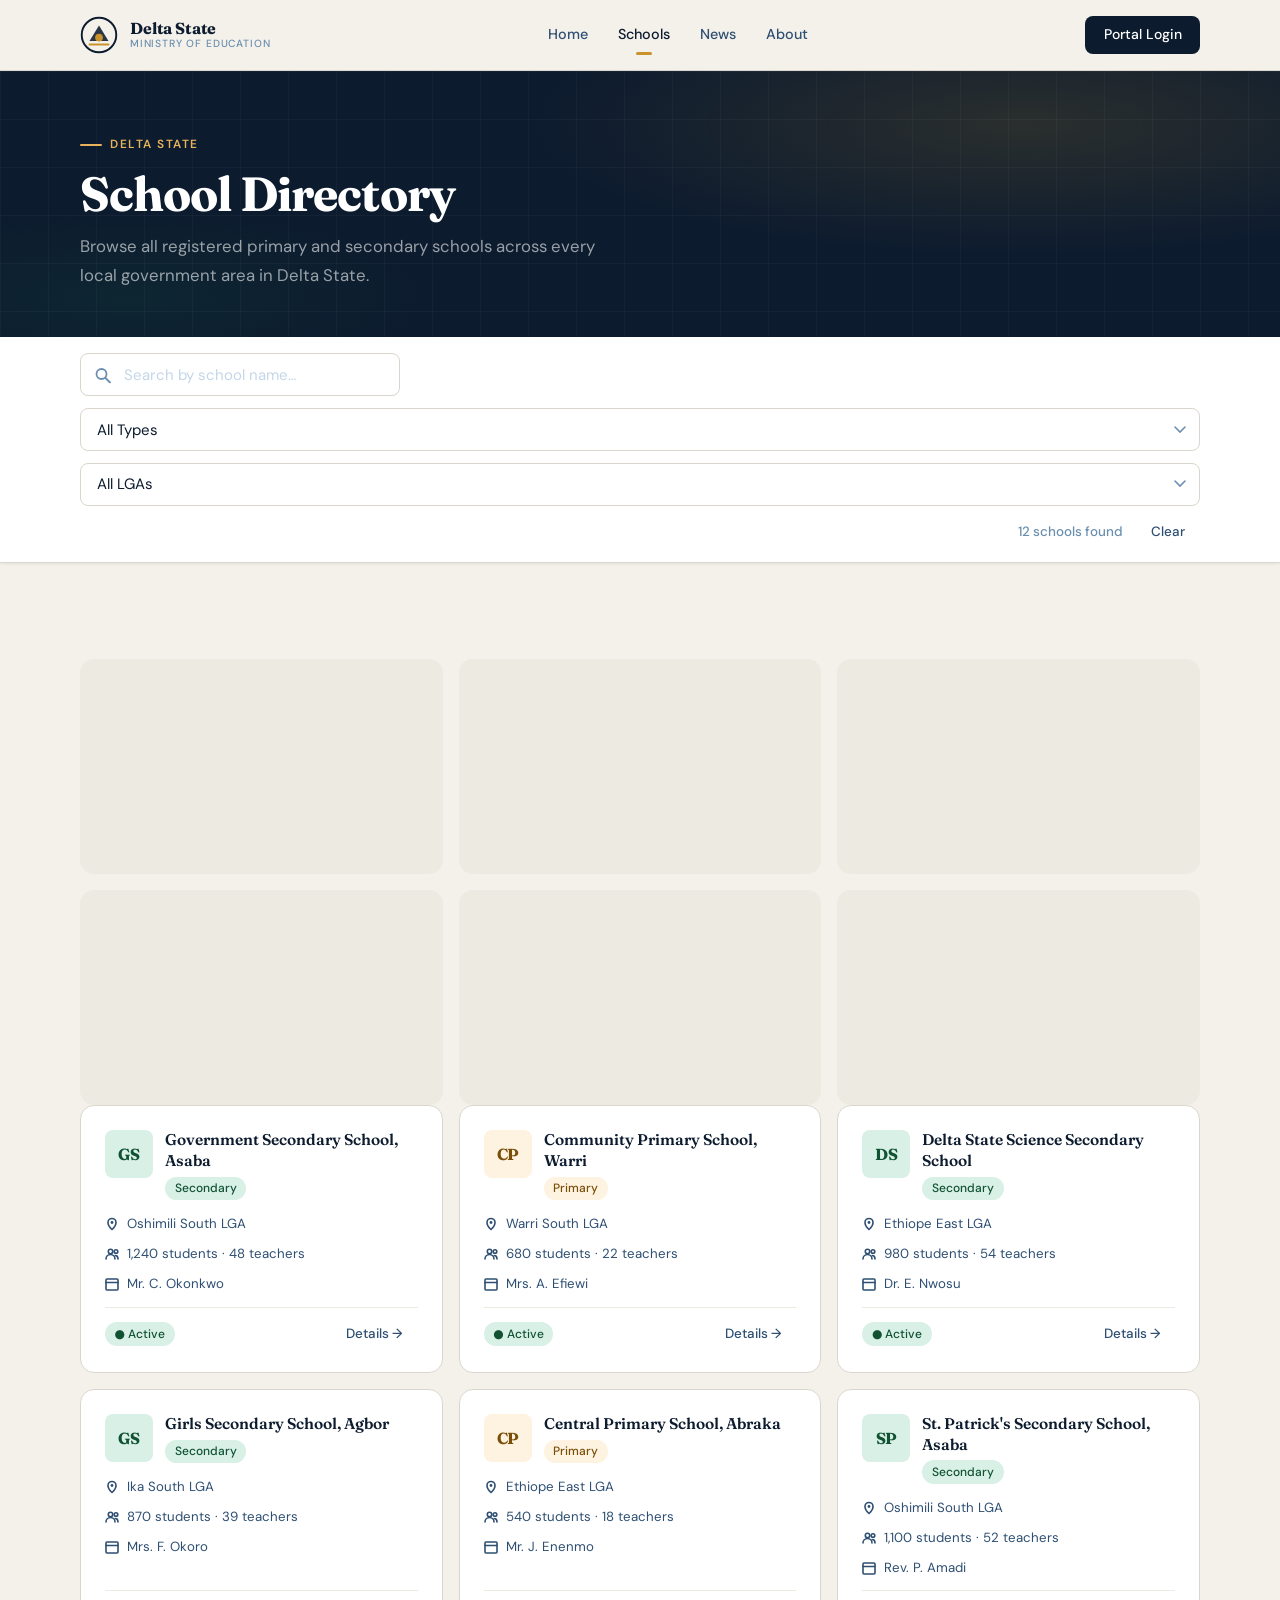
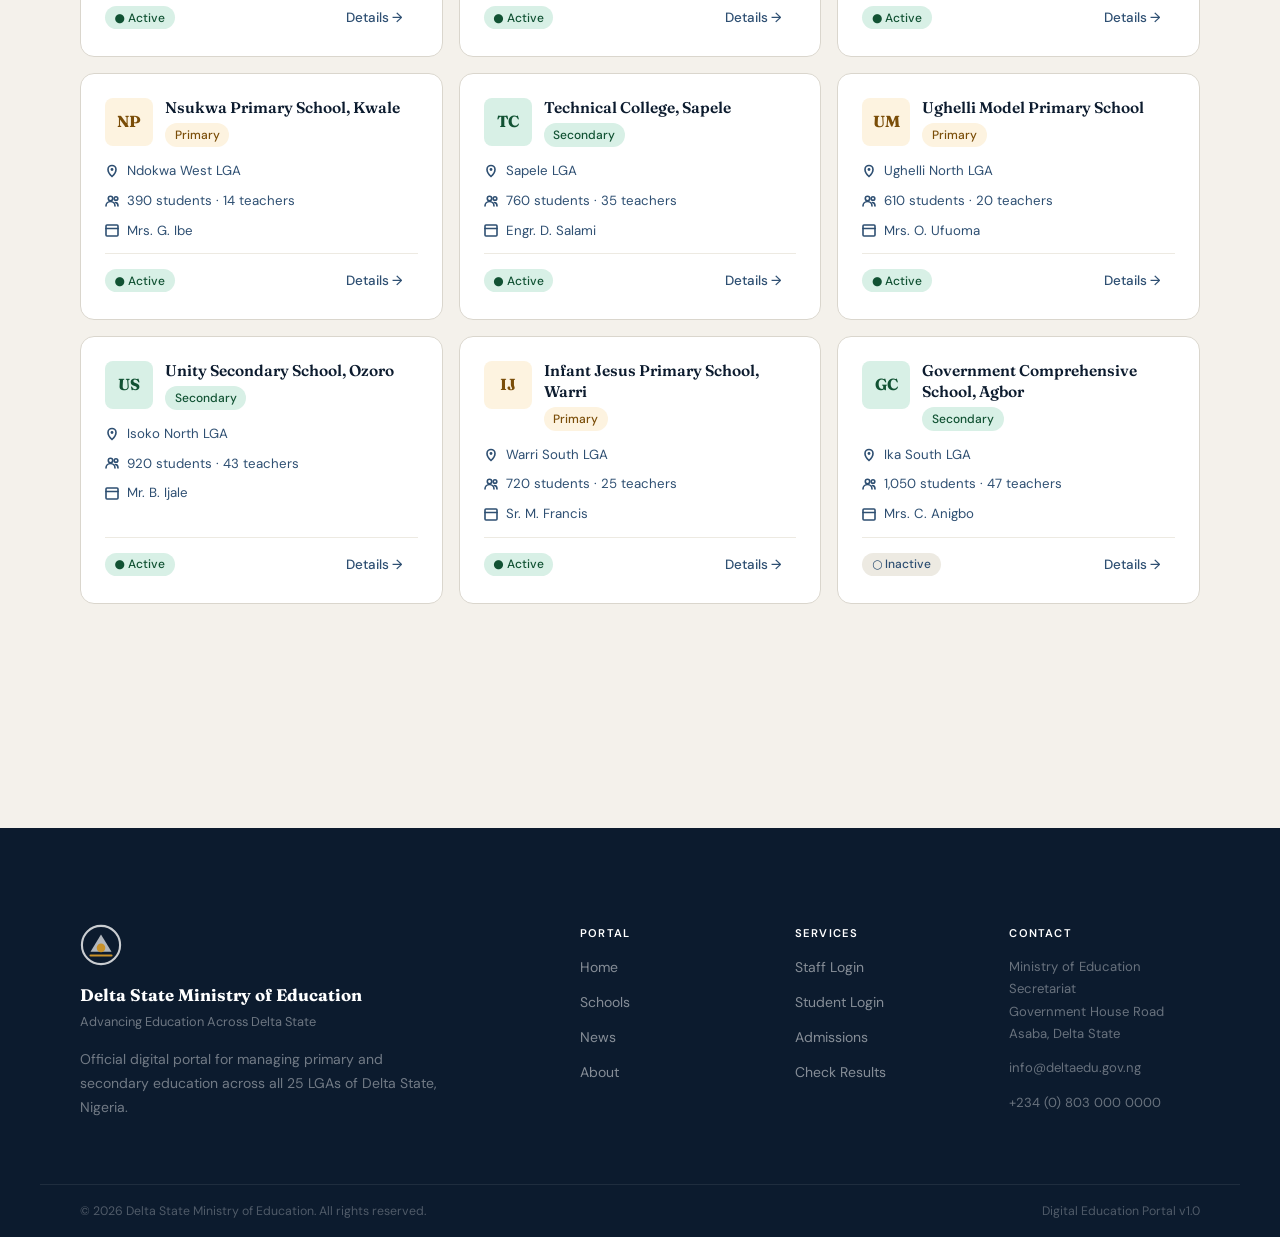
<file: pages/schools/schools.html>
<!DOCTYPE html>
<html lang="en">
<head>
  <meta charset="UTF-8" />
  <meta name="viewport" content="width=device-width, initial-scale=1.0" />
  <meta name="description" content="Browse all registered primary and secondary schools across Delta State — filter by LGA and school type." />
  <title>School Directory | Delta State Ministry of Education</title>

  <link rel="stylesheet" href="../../shared/shared.css" />
  <link rel="stylesheet" href="./schools.css" />
</head>
<body>

  <div id="navbar-mount"></div>

  <main id="page-content">

    <!-- HERO -->
    <div class="page-hero">
      <div class="page-hero-grid" aria-hidden="true"></div>
      <div class="page-hero-content">
        <span class="t-eyebrow">Delta State</span>
        <h1>School Directory</h1>
        <p>Browse all registered primary and secondary schools across every local government area in Delta State.</p>
      </div>
    </div>

    <!-- FILTER BAR -->
    <div class="filter-bar" role="search" aria-label="Search and filter schools">
      <div class="filter-bar-inner container">

        <div class="search-wrap filter-search">
          <span class="search-icon-el" aria-hidden="true" id="search-icon-slot"></span>
          <input
            type="search"
            id="school-search"
            class="form-control"
            placeholder="Search by school name…"
            aria-label="Search schools"
            autocomplete="off"
          />
        </div>

        <select id="type-filter" class="form-control form-select" aria-label="Filter by school type">
          <option value="all">All Types</option>
          <option value="primary">Primary School</option>
          <option value="secondary">Secondary School</option>
        </select>

        <select id="lga-filter" class="form-control form-select" aria-label="Filter by LGA">
          <option value="all">All LGAs</option>
        </select>

        <div class="filter-right">
          <span class="results-label" id="results-label" aria-live="polite"></span>
          <button class="btn btn-ghost btn-sm" id="clear-filters">Clear</button>
        </div>

      </div>
    </div>

    <!-- SCHOOLS GRID -->
    <section class="section container" aria-label="School listings">

      <!-- Skeleton shown while loading -->
      <div class="schools-grid" id="skeleton-grid" aria-hidden="true" hidden>
        <div class="school-skeleton skeleton"></div>
        <div class="school-skeleton skeleton"></div>
        <div class="school-skeleton skeleton"></div>
        <div class="school-skeleton skeleton"></div>
        <div class="school-skeleton skeleton"></div>
        <div class="school-skeleton skeleton"></div>
      </div>

      <!-- Real cards injected by schools.js -->
      <div class="schools-grid" id="schools-grid" hidden></div>

      <!-- Empty state -->
      <div class="empty-state" id="empty-state" hidden aria-live="polite">
        <div class="empty-icon">🔍</div>
        <h3>No schools found</h3>
        <p>Try adjusting your search or clearing the filters.</p>
        <button class="btn btn-outline" id="empty-clear">Clear Filters</button>
      </div>

    </section>

  </main>

  <div id="footer-mount"></div>

  <script src="../../shared/shared.js"    defer></script>
  <script src="../../shared/utilities.js" defer></script>
  <script src="./schools.js"              defer></script>
</body>
</html>
</file>
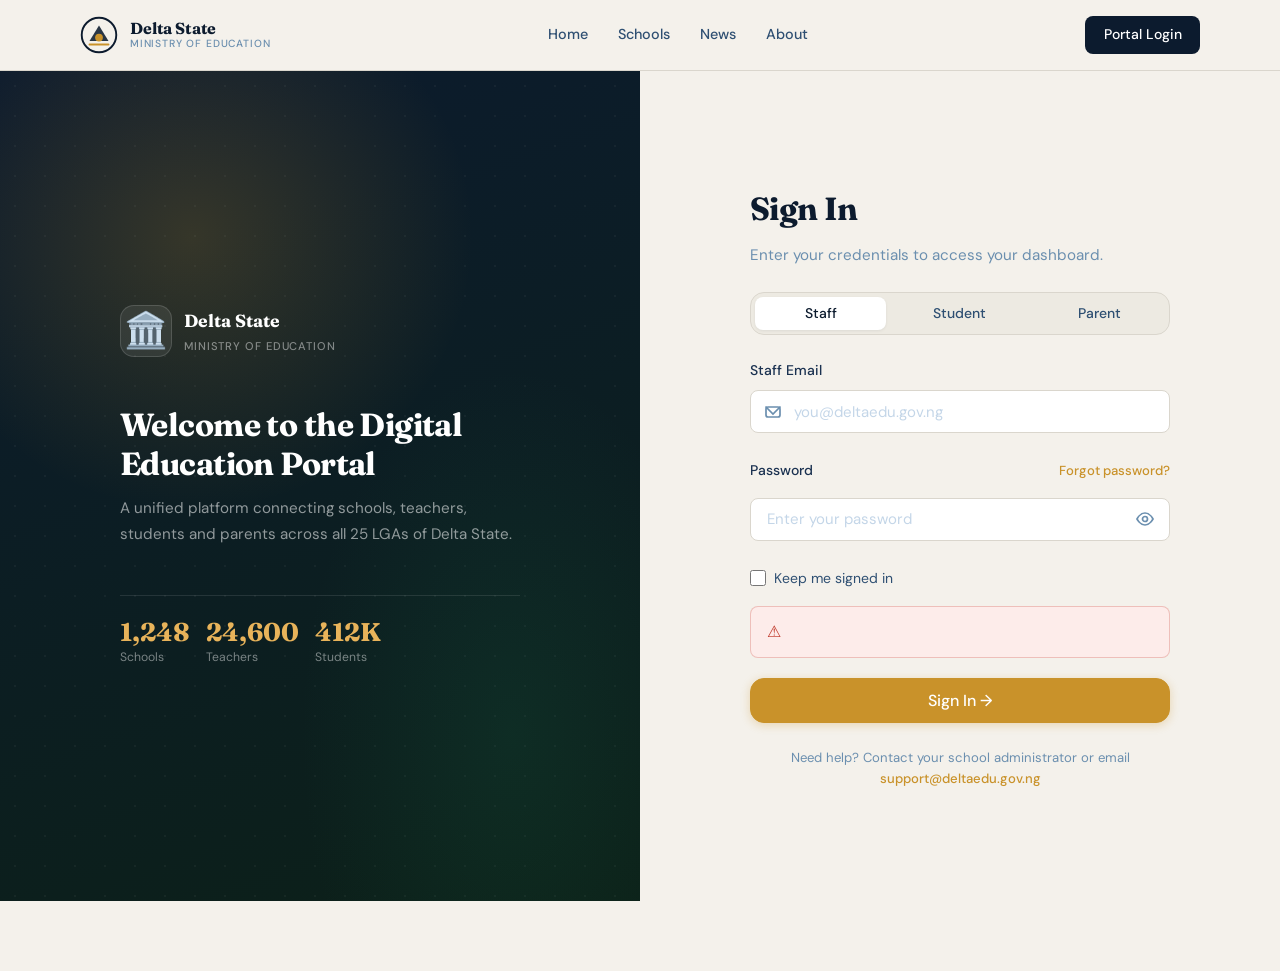
<file: pages/students/students.html>
<!DOCTYPE html>
<html lang="en">
<head>
  <meta charset="UTF-8" />
  <meta name="viewport" content="width=device-width, initial-scale=1.0" />
  <meta name="requires-auth" content="true" />
  <meta name="description" content="Student Management — view and manage all enrolled students across Delta State." />
  <title>Student Management | Delta State Ministry of Education</title>

  <link rel="stylesheet" href="../../shared/shared.css?v=2" />
  <link rel="stylesheet" href="./students.css" />
</head>
<body>

  <div id="navbar-mount"></div>

  <main id="page-content">

    <!-- PAGE HERO -->
    <div class="page-hero">
      <div class="page-hero-grid" aria-hidden="true"></div>
      <div class="page-hero-content">
        <span class="t-eyebrow">Student Management</span>
        <h1>Student Records</h1>
        <p>View, search and manage student enrolment records across all schools in Delta State.</p>
      </div>
    </div>

    <!-- SUMMARY STRIP -->
    <div class="student-summary-strip">
      <div class="container">
        <div class="summary-strip-inner stagger" id="summary-strip">
          <!-- filled by students.js -->
        </div>
      </div>
    </div>

    <!-- MAIN CONTENT -->
    <div class="section container">
      <div class="students-layout">

        <!-- ── LEFT: FILTERS ── -->
        <aside class="filters-panel" aria-label="Filter students">

          <div class="filters-panel-header">
            <h3>Filters</h3>
            <button class="btn btn-ghost btn-sm" id="clear-all-filters">Clear All</button>
          </div>

          <div class="filter-group">
            <label class="filter-group-label" for="filter-lga">LGA</label>
            <select id="filter-lga" class="form-control form-select">
              <option value="all">All LGAs</option>
            </select>
          </div>

          <div class="filter-group">
            <label class="filter-group-label" for="filter-level">School Level</label>
            <select id="filter-level" class="form-control form-select">
              <option value="all">All Levels</option>
              <option value="primary">Primary</option>
              <option value="secondary">Secondary</option>
            </select>
          </div>

          <div class="filter-group">
            <label class="filter-group-label" for="filter-class">Class</label>
            <select id="filter-class" class="form-control form-select">
              <option value="all">All Classes</option>
            </select>
          </div>

          <div class="filter-group">
            <label class="filter-group-label" for="filter-gender">Gender</label>
            <select id="filter-gender" class="form-control form-select">
              <option value="all">All</option>
              <option value="male">Male</option>
              <option value="female">Female</option>
            </select>
          </div>

          <div class="filter-group">
            <label class="filter-group-label" for="filter-status">Status</label>
            <select id="filter-status" class="form-control form-select">
              <option value="all">All</option>
              <option value="active">Active</option>
              <option value="graduated">Graduated</option>
              <option value="transferred">Transferred</option>
              <option value="withdrawn">Withdrawn</option>
            </select>
          </div>

          <div class="filter-divider"></div>

          <div class="filter-stats" id="filter-stats">
            <!-- filled by students.js -->
          </div>

        </aside>

        <!-- ── RIGHT: STUDENTS ── -->
        <div class="students-main">

          <!-- Toolbar -->
          <div class="students-toolbar">
            <div class="search-wrap toolbar-search">
              <span class="search-icon-el" id="search-icon-slot" aria-hidden="true"></span>
              <input
                type="search"
                id="student-search"
                class="form-control"
                placeholder="Search by name, ID or school…"
                aria-label="Search students"
                autocomplete="off"
              />
            </div>
            <div class="toolbar-right">
              <span class="results-count" id="results-count" aria-live="polite"></span>
              <div class="view-toggle" role="group" aria-label="View mode">
                <button class="view-btn active" id="view-grid" aria-label="Grid view"  aria-pressed="true">⊞</button>
                <button class="view-btn"         id="view-list" aria-label="Table view" aria-pressed="false">☰</button>
              </div>
              <button class="btn btn-gold btn-sm" id="add-student-btn">+ Enrol Student</button>
            </div>
          </div>

          <!-- Skeleton -->
          <div class="students-grid" id="skeleton-grid" aria-hidden="true">
            <div class="student-skeleton skeleton"></div>
            <div class="student-skeleton skeleton"></div>
            <div class="student-skeleton skeleton"></div>
            <div class="student-skeleton skeleton"></div>
            <div class="student-skeleton skeleton"></div>
            <div class="student-skeleton skeleton"></div>
          </div>

          <!-- Grid view -->
          <div class="students-grid" id="students-grid" hidden></div>

          <!-- Table view -->
          <div class="students-table-wrap" id="students-table" hidden>
            <table class="students-table" aria-label="Students list">
              <thead>
                <tr>
                  <th>Name</th>
                  <th>Student ID</th>
                  <th>Class</th>
                  <th>School</th>
                  <th>LGA</th>
                  <th>Gender</th>
                  <th>Status</th>
                  <th></th>
                </tr>
              </thead>
              <tbody id="students-tbody"></tbody>
            </table>
          </div>

          <!-- Empty state -->
          <div class="empty-state" id="empty-state" hidden aria-live="polite">
            <div style="font-size:3rem">🔍</div>
            <h3>No students found</h3>
            <p>Try adjusting your search or clearing the filters.</p>
            <button class="btn btn-outline" id="empty-clear">Clear Filters</button>
          </div>

        </div>

      </div>
    </div>

  </main>

  <!-- STUDENT MODAL -->
  <div class="modal-overlay" id="modal-overlay" hidden aria-modal="true" role="dialog" aria-labelledby="modal-title">
    <div class="modal" id="student-modal">
      <div class="modal-header">
        <h2 class="modal-title" id="modal-title">Student Profile</h2>
        <button class="modal-close" id="modal-close" aria-label="Close modal">✕</button>
      </div>
      <div class="modal-body" id="modal-body"></div>
    </div>
  </div>

  <div id="footer-mount"></div>

  <script src="../../shared/shared.js"    defer></script>
  <script src="../../shared/utilities.js" defer></script>
  <script src="./students.js"             defer></script>
</body>
</html>
</file>
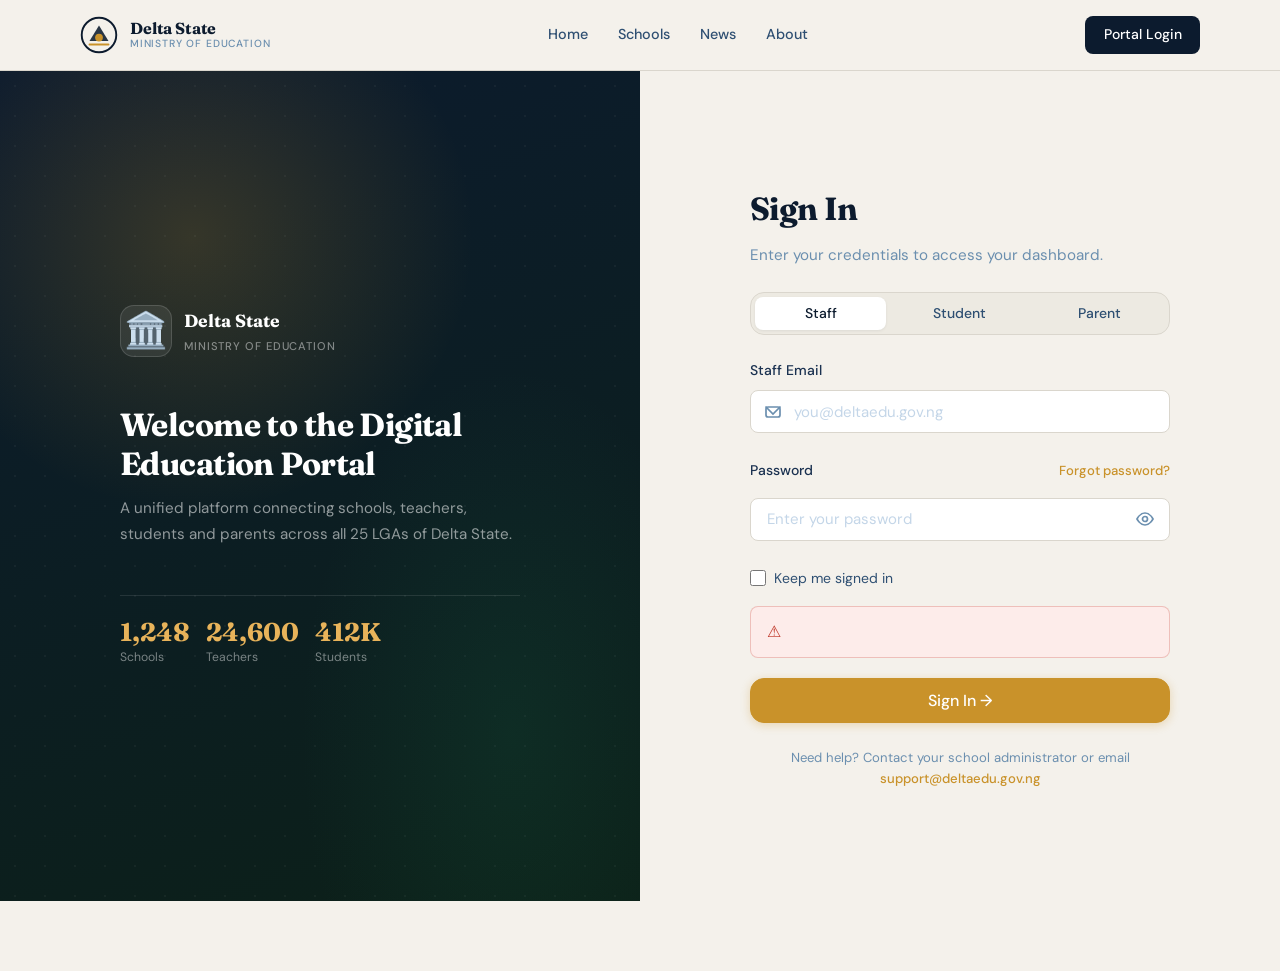
<file: pages/teacher-registry/teachers.html>
<!DOCTYPE html>
<html lang="en">
<head>
  <meta charset="UTF-8" />
  <meta name="viewport" content="width=device-width, initial-scale=1.0" />
  <meta name="requires-auth" content="true" />
  <meta name="description" content="Teacher Registry — manage all government teachers across Delta State." />
  <title>Teacher Registry | Delta State Ministry of Education</title>

  <link rel="stylesheet" href="../../shared/shared.css?v=2" />
  <link rel="stylesheet" href="./teachers.css" />
</head>
<body>

  <div id="navbar-mount"></div>

  <main id="page-content">

    <!-- PAGE HERO -->
    <div class="page-hero">
      <div class="page-hero-grid" aria-hidden="true"></div>
      <div class="page-hero-content">
        <span class="t-eyebrow">Staff Management</span>
        <h1>Teacher Registry</h1>
        <p>View, manage and track all government teachers across Delta State's 25 local government areas.</p>
      </div>
    </div>

    <!-- SUMMARY STRIP -->
    <div class="teacher-summary-strip">
      <div class="container">
        <div class="summary-strip-inner stagger" id="summary-strip">
          <!-- filled by teachers.js -->
        </div>
      </div>
    </div>

    <!-- MAIN CONTENT -->
    <div class="section container">
      <div class="teachers-layout">

        <!-- ── LEFT: FILTERS PANEL ── -->
        <aside class="filters-panel" aria-label="Filter teachers">

          <div class="filters-panel-header">
            <h3>Filters</h3>
            <button class="btn btn-ghost btn-sm" id="clear-all-filters">Clear All</button>
          </div>

          <div class="filter-group">
            <label class="filter-group-label" for="filter-lga">LGA</label>
            <select id="filter-lga" class="form-control form-select">
              <option value="all">All LGAs</option>
            </select>
          </div>

          <div class="filter-group">
            <label class="filter-group-label" for="filter-subject">Subject</label>
            <select id="filter-subject" class="form-control form-select">
              <option value="all">All Subjects</option>
              <option value="Mathematics">Mathematics</option>
              <option value="English Language">English Language</option>
              <option value="Basic Science">Basic Science</option>
              <option value="Social Studies">Social Studies</option>
              <option value="Physics">Physics</option>
              <option value="Chemistry">Chemistry</option>
              <option value="Biology">Biology</option>
              <option value="Economics">Economics</option>
              <option value="Government">Government</option>
              <option value="Literature">Literature</option>
              <option value="History">History</option>
              <option value="ICT">ICT</option>
              <option value="Agricultural Science">Agricultural Science</option>
              <option value="Physical Education">Physical Education</option>
            </select>
          </div>

          <div class="filter-group">
            <label class="filter-group-label" for="filter-level">School Level</label>
            <select id="filter-level" class="form-control form-select">
              <option value="all">All Levels</option>
              <option value="primary">Primary</option>
              <option value="secondary">Secondary</option>
            </select>
          </div>

          <div class="filter-group">
            <label class="filter-group-label" for="filter-status">Status</label>
            <select id="filter-status" class="form-control form-select">
              <option value="all">All Statuses</option>
              <option value="active">Active</option>
              <option value="on-leave">On Leave</option>
              <option value="transferred">Transferred</option>
              <option value="retired">Retired</option>
            </select>
          </div>

          <div class="filter-group">
            <label class="filter-group-label" for="filter-gender">Gender</label>
            <select id="filter-gender" class="form-control form-select">
              <option value="all">All</option>
              <option value="male">Male</option>
              <option value="female">Female</option>
            </select>
          </div>

          <div class="filter-divider"></div>

          <!-- Stats -->
          <div class="filter-stats" id="filter-stats">
            <!-- filled by teachers.js -->
          </div>

        </aside>

        <!-- ── RIGHT: TEACHERS LIST ── -->
        <div class="teachers-main">

          <!-- Toolbar -->
          <div class="teachers-toolbar">
            <div class="search-wrap toolbar-search">
              <span class="search-icon-el" id="search-icon-slot" aria-hidden="true"></span>
              <input
                type="search"
                id="teacher-search"
                class="form-control"
                placeholder="Search by name, school or subject…"
                aria-label="Search teachers"
                autocomplete="off"
              />
            </div>
            <div class="toolbar-right">
              <span class="results-count" id="results-count" aria-live="polite"></span>
              <div class="view-toggle" role="group" aria-label="View mode">
                <button class="view-btn active" id="view-grid" aria-label="Grid view" aria-pressed="true">⊞</button>
                <button class="view-btn"         id="view-list" aria-label="List view"  aria-pressed="false">☰</button>
              </div>
              <button class="btn btn-gold btn-sm" id="add-teacher-btn">+ Add Teacher</button>
            </div>
          </div>

          <!-- Skeleton -->
          <div class="teachers-grid" id="skeleton-grid" aria-hidden="true">
            <div class="teacher-skeleton skeleton"></div>
            <div class="teacher-skeleton skeleton"></div>
            <div class="teacher-skeleton skeleton"></div>
            <div class="teacher-skeleton skeleton"></div>
            <div class="teacher-skeleton skeleton"></div>
            <div class="teacher-skeleton skeleton"></div>
          </div>

          <!-- Grid view -->
          <div class="teachers-grid"  id="teachers-grid"  hidden></div>

          <!-- List view -->
          <div class="teachers-table-wrap" id="teachers-table" hidden>
            <table class="teachers-table" aria-label="Teachers list">
              <thead>
                <tr>
                  <th>Name</th>
                  <th>Subject</th>
                  <th>School</th>
                  <th>LGA</th>
                  <th>Level</th>
                  <th>Status</th>
                  <th></th>
                </tr>
              </thead>
              <tbody id="teachers-tbody"></tbody>
            </table>
          </div>

          <!-- Empty state -->
          <div class="empty-state" id="empty-state" hidden aria-live="polite">
            <div style="font-size:3rem">🔍</div>
            <h3>No teachers found</h3>
            <p>Try adjusting your search or clearing the filters.</p>
            <button class="btn btn-outline" id="empty-clear">Clear Filters</button>
          </div>

        </div>
        <!-- end teachers-main -->

      </div>
    </div>

  </main>

  <!-- ── ADD / VIEW TEACHER MODAL ── -->
  <div class="modal-overlay" id="modal-overlay" hidden aria-modal="true" role="dialog" aria-labelledby="modal-title">
    <div class="modal" id="teacher-modal">
      <div class="modal-header">
        <h2 class="modal-title" id="modal-title">Teacher Profile</h2>
        <button class="modal-close" id="modal-close" aria-label="Close modal">✕</button>
      </div>
      <div class="modal-body" id="modal-body">
        <!-- filled dynamically by teachers.js -->
      </div>
    </div>
  </div>

  <div id="footer-mount"></div>

  <script src="../../shared/shared.js"    defer></script>
  <script src="../../shared/utilities.js" defer></script>
  <script src="./teachers.js"             defer></script>
</body>
</html>
</file>
<file: shared/shared.css>
/* ================================================================
   DELTA STATE MINISTRY OF EDUCATION
   shared.css — Design System + Header + Footer + All Shared Styles
   Loaded by every page in the project
   ================================================================ */

/* ----------------------------------------------------------------
   FONTS
---------------------------------------------------------------- */
@import url('https://fonts.googleapis.com/css2?family=Fraunces:ital,opsz,wght@0,9..144,300;0,9..144,500;0,9..144,600;0,9..144,700;0,9..144,800;1,9..144,400;1,9..144,600&family=DM+Sans:ital,opsz,wght@0,9..40,300;0,9..40,400;0,9..40,500;0,9..40,600;1,9..40,300;1,9..40,400&display=swap');

/* ----------------------------------------------------------------
   DESIGN TOKENS
---------------------------------------------------------------- */
:root {
  --navy:          #0C1B2E;
  --navy-700:      #1A3150;
  --navy-500:      #2E4F72;
  --navy-300:      #6B8FAF;
  --navy-100:      #C4D6E8;

  --gold:          #C9922A;
  --gold-hover:    #B07A1A;
  --gold-light:    #E8B35A;
  --gold-pale:     #FDF3E0;

  --green:         #1A6B4A;
  --green-hover:   #115233;
  --green-light:   #25956A;
  --green-pale:    #D8F0E6;

  --page-bg:       #F4F1EB;
  --surface:       #EDEAE2;
  --border:        #DAD6CD;
  --white:         #FFFFFF;

  --red:           #C0392B;
  --red-pale:      #FDECEA;
  --blue:          #1B4F8A;
  --blue-pale:     #D6E4F5;

  --font-display:  'Fraunces', Georgia, serif;
  --font-body:     'DM Sans', system-ui, sans-serif;

  --s1:  0.25rem;
  --s2:  0.5rem;
  --s3:  0.75rem;
  --s4:  1rem;
  --s5:  1.5rem;
  --s6:  2rem;
  --s7:  3rem;
  --s8:  4rem;
  --s9:  6rem;
  --s10: 8rem;

  --max-width:   1200px;
  --page-pad:    clamp(1rem, 4vw, 2.5rem);
  --header-h:    70px;

  --r-sm:   4px;
  --r-md:   8px;
  --r-lg:   14px;
  --r-xl:   22px;
  --r-pill: 9999px;

  --shadow-xs: 0 1px 3px rgba(12,27,46,.07);
  --shadow-sm: 0 2px 6px rgba(12,27,46,.09);
  --shadow-md: 0 6px 18px rgba(12,27,46,.11);
  --shadow-lg: 0 14px 40px rgba(12,27,46,.14);

  --fast:   150ms ease;
  --mid:    280ms ease;
  --slow:   480ms ease;
}

/* ----------------------------------------------------------------
   RESET
---------------------------------------------------------------- */
*, *::before, *::after { box-sizing: border-box; margin: 0; padding: 0; }
html { font-size: 16px; scroll-behavior: smooth; }
body {
  font-family: var(--font-body);
  font-weight: 400;
  line-height: 1.65;
  color: var(--navy);
  background: var(--page-bg);
  -webkit-font-smoothing: antialiased;
  overflow-x: hidden;
  opacity: 0;
  transition: opacity 0.2s ease;
}
body.ready { opacity: 1; }
img, svg { display: block; max-width: 100%; }
a        { color: inherit; text-decoration: none; }
button   { font-family: var(--font-body); cursor: pointer; border: none; background: none; }
ul, ol   { list-style: none; }
input, select, textarea { font-family: var(--font-body); font-size: 1rem; }
:focus-visible { outline: 2px solid var(--gold); outline-offset: 3px; border-radius: var(--r-sm); }

/* ----------------------------------------------------------------
   TYPOGRAPHY
---------------------------------------------------------------- */
.t-eyebrow {
  font-size: 0.74rem;
  font-weight: 600;
  letter-spacing: 0.13em;
  text-transform: uppercase;
  color: var(--gold);
  display: flex;
  align-items: center;
  gap: 0.5rem;
}
.t-eyebrow::before {
  content: '';
  width: 22px;
  height: 2px;
  background: currentColor;
  border-radius: 2px;
  flex-shrink: 0;
}
.t-display    { font-family: var(--font-display); font-size: clamp(2.6rem, 5.5vw, 4.8rem); font-weight: 800; line-height: 1.05; letter-spacing: -0.028em; }
.t-display-sm { font-family: var(--font-display); font-size: clamp(1.8rem, 3.5vw, 2.9rem); font-weight: 700; line-height: 1.14; letter-spacing: -0.018em; }
.t-heading    { font-family: var(--font-display); font-size: clamp(1.2rem, 2vw, 1.7rem); font-weight: 600; line-height: 1.28; }
.t-body-lg { font-size: 1.1rem;   line-height: 1.75; color: var(--navy-500); }
.t-body    { font-size: 1rem;     line-height: 1.65; color: var(--navy-500); }
.t-sm      { font-size: 0.875rem; line-height: 1.55; color: var(--navy-300); }

/* ----------------------------------------------------------------
   LAYOUT HELPERS
---------------------------------------------------------------- */
.container    { width: 100%; max-width: var(--max-width); margin-inline: auto; padding-inline: var(--page-pad); }
.section      { padding-block: var(--s9); }
.section-md   { padding-block: var(--s7); }
.section-sm   { padding-block: var(--s5); }
.flex-between { display: flex; align-items: center; justify-content: space-between; gap: var(--s4); }
.flex-center  { display: flex; align-items: center; justify-content: center; }

/* ----------------------------------------------------------------
   BUTTONS
---------------------------------------------------------------- */
.btn {
  display: inline-flex;
  align-items: center;
  gap: 0.5rem;
  padding: 0.68rem 1.5rem;
  border-radius: var(--r-md);
  font-size: 0.9375rem;
  font-weight: 500;
  line-height: 1;
  white-space: nowrap;
  cursor: pointer;
  transition: all var(--mid);
  text-decoration: none;
  border: 1.5px solid transparent;
}
.btn-primary { background: var(--navy); color: var(--white); border-color: var(--navy); }
.btn-primary:hover { background: var(--navy-700); transform: translateY(-1px); box-shadow: var(--shadow-md); }
.btn-gold { background: var(--gold); color: var(--white); border-color: var(--gold); box-shadow: 0 2px 10px rgba(201,146,42,0.3); }
.btn-gold:hover { background: var(--gold-hover); border-color: var(--gold-hover); transform: translateY(-1px); box-shadow: 0 4px 18px rgba(201,146,42,0.4); }
.btn-green { background: var(--green); color: var(--white); border-color: var(--green); }
.btn-green:hover { background: var(--green-hover); transform: translateY(-1px); box-shadow: var(--shadow-md); }
.btn-outline { background: transparent; color: var(--navy); border-color: var(--border); }
.btn-outline:hover { border-color: var(--navy); background: var(--surface); }
.btn-outline-white { background: transparent; color: var(--white); border-color: rgba(255,255,255,0.35); }
.btn-outline-white:hover { background: rgba(255,255,255,0.1); border-color: rgba(255,255,255,0.65); }
.btn-ghost { background: transparent; color: var(--navy-500); border-color: transparent; }
.btn-ghost:hover { background: var(--surface); color: var(--navy); }
.btn-lg { padding: 0.85rem 2rem; font-size: 1rem; border-radius: var(--r-lg); }
.btn-sm { padding: 0.4rem 0.9rem; font-size: 0.84rem; }

/* ----------------------------------------------------------------
   BADGES
---------------------------------------------------------------- */
.badge { display: inline-flex; align-items: center; padding: 0.18rem 0.6rem; border-radius: var(--r-pill); font-size: 0.75rem; font-weight: 500; line-height: 1.5; }
.badge-gold  { background: var(--gold-pale);  color: #7A4D08; }
.badge-green { background: var(--green-pale); color: var(--green-hover); }
.badge-blue  { background: var(--blue-pale);  color: var(--blue); }
.badge-red   { background: var(--red-pale);   color: var(--red); }
.badge-grey  { background: var(--surface);    color: var(--navy-500); }

/* ----------------------------------------------------------------
   CARDS
---------------------------------------------------------------- */
.card { background: var(--white); border: 1px solid var(--border); border-radius: var(--r-lg); overflow: hidden; transition: transform var(--mid), box-shadow var(--mid), border-color var(--mid); }
.card:hover { transform: translateY(-3px); box-shadow: var(--shadow-md); border-color: var(--surface); }
.card-body    { padding: var(--s5); }
.card-body-sm { padding: var(--s4); }

/* ----------------------------------------------------------------
   FORMS
---------------------------------------------------------------- */
.form-group { display: flex; flex-direction: column; gap: var(--s2); }
.form-label { font-size: 0.875rem; font-weight: 500; color: var(--navy-700); }
.form-control {
  padding: 0.65rem 1rem;
  border: 1.5px solid var(--border);
  border-radius: var(--r-md);
  font-size: 0.9375rem;
  color: var(--navy);
  background: var(--white);
  width: 100%;
  transition: border-color var(--fast), box-shadow var(--fast);
}
.form-control:focus { outline: none; border-color: var(--gold); box-shadow: 0 0 0 3px rgba(201,146,42,0.14); }
.form-control::placeholder { color: var(--navy-100); }
.form-select { appearance: none; padding-right: 2.2rem; background-image: url("data:image/svg+xml,%3Csvg xmlns='http://www.w3.org/2000/svg' width='12' height='8'%3E%3Cpath d='M1 1l5 5 5-5' stroke='%236B8FAF' stroke-width='1.6' fill='none' stroke-linecap='round'/%3E%3C/svg%3E"); background-repeat: no-repeat; background-position: right 0.8rem center; cursor: pointer; }
.search-wrap { position: relative; }
.search-wrap .form-control { padding-left: 2.7rem; }
.search-wrap .search-icon-el { position: absolute; left: 0.85rem; top: 50%; transform: translateY(-50%); color: var(--navy-300); pointer-events: none; display: flex; }
textarea.form-control { resize: vertical; min-height: 130px; }

/* ----------------------------------------------------------------
   SECTION HEADER
---------------------------------------------------------------- */
.section-header { margin-bottom: var(--s7); }
.section-header.centered { text-align: center; display: flex; flex-direction: column; align-items: center; gap: var(--s3); }
.section-header:not(.centered) { display: flex; flex-direction: column; gap: var(--s3); }

/* ----------------------------------------------------------------
   PAGE HERO
---------------------------------------------------------------- */
.page-hero { background: var(--navy); padding: var(--s8) 0 var(--s7); position: relative; overflow: hidden; }
.page-hero::before {
  content: '';
  position: absolute;
  inset: 0;
  background:
    radial-gradient(ellipse 70% 90% at 80% 20%, rgba(201,146,42,0.16), transparent 55%),
    radial-gradient(ellipse 50% 70% at 10% 85%, rgba(26,107,74,0.13), transparent 50%);
  pointer-events: none;
}
.page-hero-grid { position: absolute; inset: 0; background-image: linear-gradient(rgba(255,255,255,0.03) 1px, transparent 1px), linear-gradient(90deg, rgba(255,255,255,0.03) 1px, transparent 1px); background-size: 48px 48px; pointer-events: none; }
.page-hero-content { position: relative; max-width: var(--max-width); margin-inline: auto; padding-inline: var(--page-pad); }
.page-hero-content .t-eyebrow { color: var(--gold-light); }
.page-hero-content .t-eyebrow::before { background: var(--gold-light); }
.page-hero h1 { font-family: var(--font-display); font-size: clamp(1.9rem, 4vw, 3rem); font-weight: 700; color: var(--white); margin: var(--s3) 0; letter-spacing: -0.02em; line-height: 1.12; }
.page-hero p  { color: rgba(255,255,255,0.58); font-size: 1.05rem; max-width: 540px; line-height: 1.7; }

/* ----------------------------------------------------------------
   SKELETON LOADER
---------------------------------------------------------------- */
.skeleton { background: linear-gradient(90deg, var(--surface) 25%, var(--border) 50%, var(--surface) 75%); background-size: 400% 100%; animation: shimmer 1.5s ease infinite; border-radius: var(--r-md); }
@keyframes shimmer { 0% { background-position: 100% 50%; } 100% { background-position: -100% 50%; } }

/* ----------------------------------------------------------------
   ANIMATIONS
---------------------------------------------------------------- */
.page-enter { animation: pageEnter 0.35s ease both; }
@keyframes pageEnter { from { opacity: 0; transform: translateY(14px); } to { opacity: 1; transform: translateY(0); } }
.stagger > * { opacity: 0; animation: fadeUp 0.5s ease forwards; }
.stagger > *:nth-child(1) { animation-delay: 0.05s; }
.stagger > *:nth-child(2) { animation-delay: 0.10s; }
.stagger > *:nth-child(3) { animation-delay: 0.15s; }
.stagger > *:nth-child(4) { animation-delay: 0.20s; }
.stagger > *:nth-child(5) { animation-delay: 0.25s; }
.stagger > *:nth-child(6) { animation-delay: 0.30s; }
.stagger > *:nth-child(7) { animation-delay: 0.35s; }
.stagger > *:nth-child(8) { animation-delay: 0.40s; }
@keyframes fadeUp { from { opacity: 0; transform: translateY(20px); } to { opacity: 1; transform: translateY(0); } }

/* ----------------------------------------------------------------
   TOAST NOTIFICATIONS
---------------------------------------------------------------- */
#toast-container { position: fixed; bottom: var(--s5); right: var(--s5); z-index: 9999; display: flex; flex-direction: column; gap: var(--s2); pointer-events: none; }
.toast { display: flex; align-items: center; gap: var(--s3); padding: var(--s3) var(--s4); background: var(--navy); color: var(--white); border-radius: var(--r-lg); font-size: 0.9rem; box-shadow: var(--shadow-lg); min-width: 270px; max-width: 360px; pointer-events: all; animation: toastIn 0.3s ease both; }
.toast-success { border-left: 3px solid var(--green-light); }
.toast-error   { border-left: 3px solid var(--red); }
.toast-info    { border-left: 3px solid var(--gold); }
.toast-out     { animation: toastOut 0.25s ease forwards; }
@keyframes toastIn  { from { opacity: 0; transform: translateX(18px); } to { opacity: 1; transform: translateX(0); } }
@keyframes toastOut { to   { opacity: 0; transform: translateX(18px); } }

/* ----------------------------------------------------------------
   SITE NAVBAR
---------------------------------------------------------------- */
#navbar-mount {
  position: sticky;
  top: 0;
  z-index: 9000;
}

#navbar {
  position: relative;
  z-index: 9000;
  background: rgba(244,241,235,0.97);
  backdrop-filter: blur(18px);
  -webkit-backdrop-filter: blur(18px);
  border-bottom: 1px solid var(--border);
  transition: box-shadow var(--mid);
}
#navbar.scrolled { box-shadow: var(--shadow-sm); }

.navbar-inner {
  max-width: var(--max-width);
  margin-inline: auto;
  padding-inline: var(--page-pad);
  height: var(--header-h);
  display: flex;
  align-items: center;
  justify-content: space-between;
  gap: var(--s4);
  flex-wrap: nowrap;
}

/* Logo */
.navbar-logo { display: flex; align-items: center; gap: var(--s3); text-decoration: none; flex-shrink: 0; }
.navbar-logo-icon { width: 38px; height: 38px; flex-shrink: 0; }
.navbar-logo-icon svg { width: 100%; height: 100%; }
.navbar-logo-text { display: flex; flex-direction: column; line-height: 1.2; }
.navbar-logo-name { font-family: var(--font-display); font-size: 1rem; font-weight: 700; color: var(--navy); letter-spacing: -0.01em; }
.navbar-logo-dept { font-size: 0.65rem; font-weight: 500; letter-spacing: 0.08em; text-transform: uppercase; color: var(--navy-300); }

/* Desktop nav links — centred */
.navbar-links {
  display: flex;
  align-items: center;
  gap: var(--s1);
  flex: 1;
  justify-content: center;
  flex-wrap: nowrap;
}

/* Right side group: Portal Login + hamburger */
.navbar-actions {
  display: flex;
  align-items: center;
  gap: var(--s3);
  flex-shrink: 0;
}

.navbar-link {
  position: relative;
  padding: 0.42rem 0.82rem;
  font-size: 0.9rem;
  font-weight: 500;
  color: var(--navy-500);
  border-radius: var(--r-md);
  transition: all var(--fast);
  text-decoration: none;
  white-space: nowrap;
}
.navbar-link:hover { color: var(--navy); background: var(--surface); }
.navbar-link.active { color: var(--navy); }
.navbar-link.active::after {
  content: '';
  position: absolute;
  bottom: -1px;
  left: 50%;
  transform: translateX(-50%);
  width: 16px;
  height: 2.5px;
  background: var(--gold);
  border-radius: 2px;
}

/* Portal Login button */
.navbar-login {
  padding: 0.48rem 1.15rem;
  background: var(--navy);
  color: var(--white);
  border-radius: var(--r-md);
  font-size: 0.875rem;
  font-weight: 500;
  text-decoration: none;
  transition: all var(--mid);
  white-space: nowrap;
  flex-shrink: 0;
}
.navbar-login:hover { background: var(--green); transform: translateY(-1px); box-shadow: var(--shadow-sm); }

/* Hamburger — hidden on desktop */
.navbar-toggle {
  display: none;
  flex-direction: column;
  gap: 5px;
  padding: 7px;
  border-radius: var(--r-md);
  cursor: pointer;
  transition: background var(--fast);
  flex-shrink: 0;
}
.navbar-toggle:hover { background: var(--surface); }
.navbar-toggle span { display: block; width: 22px; height: 2px; background: var(--navy); border-radius: 2px; transition: all var(--mid); transform-origin: center; }
.navbar-toggle.open span:nth-child(1) { transform: translateY(7px) rotate(45deg); }
.navbar-toggle.open span:nth-child(2) { opacity: 0; transform: scaleX(0); }
.navbar-toggle.open span:nth-child(3) { transform: translateY(-7px) rotate(-45deg); }

/* ----------------------------------------------------------------
   MOBILE DRAWER
   — hidden by default, slides down when JS adds .open
---------------------------------------------------------------- */
.navbar-drawer {
  position: fixed;
  top: var(--header-h);
  left: 0;
  right: 0;
  background: rgba(244,241,235,0.99);
  backdrop-filter: blur(16px);
  -webkit-backdrop-filter: blur(16px);
  border-bottom: 1px solid var(--border);
  padding: var(--s3) var(--page-pad) var(--s4);
  display: flex;
  flex-direction: column;
  gap: var(--s1);
  z-index: 8999;
  /* Hidden state */
  transform: translateY(-110%);
  visibility: hidden;
  transition: transform var(--mid), visibility var(--mid);
  box-shadow: var(--shadow-lg);
}
.navbar-drawer.open {
  transform: translateY(0);
  visibility: visible;
}
.navbar-drawer .navbar-link { padding: 0.7rem 0.85rem; font-size: 0.95rem; }
.navbar-drawer .navbar-login {
  margin-left: 0;
  margin-top: var(--s2);
  padding: 0.7rem 1.2rem;
  text-align: center;
  display: block;
}

/* Responsive breakpoints */
@media (max-width: 960px) {
  .navbar-links  { display: none; }
  .navbar-toggle { display: flex; }
}
@media (min-width: 961px) {
  .navbar-toggle { display: none !important; }
  .navbar-drawer { display: none !important; }
}

/* ----------------------------------------------------------------
   SITE FOOTER
---------------------------------------------------------------- */
#footer { background: var(--navy); color: rgba(255,255,255,0.65); margin-top: var(--s10); }
.footer-top { max-width: var(--max-width); margin-inline: auto; padding: var(--s9) var(--page-pad) var(--s8); display: grid; grid-template-columns: 1.2fr 2fr; gap: var(--s10); }
@media (max-width: 800px) { .footer-top { grid-template-columns: 1fr; gap: var(--s7); } }
.footer-brand { display: flex; flex-direction: column; gap: var(--s4); }
.footer-logo-wrap { width: 42px; height: 42px; color: rgba(255,255,255,0.8); }
.footer-logo-wrap svg { width: 100%; height: 100%; }
.footer-brand-name { font-family: var(--font-display); font-size: 1.05rem; font-weight: 700; color: var(--white); }
.footer-tagline { font-size: 0.8rem; color: rgba(255,255,255,0.4); margin-top: 2px; }
.footer-desc { font-size: 0.875rem; line-height: 1.7; color: rgba(255,255,255,0.42); }
.footer-cols { display: grid; grid-template-columns: repeat(3, 1fr); gap: var(--s5); }
@media (max-width: 540px) { .footer-cols { grid-template-columns: 1fr 1fr; } }
.footer-col { display: flex; flex-direction: column; gap: var(--s3); }
.footer-col-title { font-size: 0.7rem; font-weight: 600; letter-spacing: 0.11em; text-transform: uppercase; color: var(--white); margin-bottom: 2px; }
.footer-col a { font-size: 0.875rem; color: rgba(255,255,255,0.5); transition: color var(--fast); }
.footer-col a:hover { color: var(--gold-light); }
.footer-col p { font-size: 0.82rem; line-height: 1.7; color: rgba(255,255,255,0.38); }
.footer-bottom { border-top: 1px solid rgba(255,255,255,0.08); padding: var(--s4) var(--page-pad); max-width: var(--max-width); margin-inline: auto; display: flex; justify-content: space-between; align-items: center; gap: var(--s4); font-size: 0.77rem; color: rgba(255,255,255,0.28); }
@media (max-width: 600px) { .footer-bottom { flex-direction: column; text-align: center; } }

/* ----------------------------------------------------------------
   UTILITY CLASSES
---------------------------------------------------------------- */
.sr-only { position: absolute; width: 1px; height: 1px; padding: 0; margin: -1px; overflow: hidden; clip: rect(0,0,0,0); white-space: nowrap; border: 0; }
.text-center { text-align: center; }
.mt-auto     { margin-top: auto; }
.divider     { height: 1px; background: var(--border); }
</file>
<file: pages/about/about.css>
/* ================================================================
   about.css — About page styles only
   ================================================================ */

/* ── MISSION INTRO ─────────────────────────────────────────── */
.about-intro {
  display: grid;
  grid-template-columns: 1fr 1fr;
  gap: var(--s10);
  align-items: center;
}
@media (max-width: 960px) { .about-intro { grid-template-columns: 1fr; gap: var(--s7); } }

.about-visual {
  border-radius: var(--r-xl);
  overflow: hidden;
  background: linear-gradient(145deg, var(--navy) 0%, #1A3150 100%);
  aspect-ratio: 4/3;
  display: flex;
  align-items: center;
  justify-content: center;
  position: relative;
}
.about-visual::before {
  content: '';
  position: absolute;
  inset: 0;
  background:
    radial-gradient(ellipse 78% 58% at 72% 28%, rgba(201,146,42,.22), transparent 58%),
    radial-gradient(ellipse 50% 70% at 18% 82%, rgba(26,107,74,.18), transparent 55%);
}

.about-visual-inner {
  position: relative;
  display: flex;
  flex-direction: column;
  align-items: center;
  gap: var(--s5);
  padding: var(--s6);
  width: 100%;
}

.about-stats {
  display: grid;
  grid-template-columns: 1fr 1fr;
  gap: var(--s3);
  width: 100%;
}
.about-stat {
  background: rgba(255,255,255,.08);
  border: 1px solid rgba(255,255,255,.12);
  border-radius: var(--r-lg);
  padding: var(--s3) var(--s4);
  text-align: center;
}
.about-stat-num {
  display: block;
  font-family: var(--font-display);
  font-size: 1.7rem;
  font-weight: 700;
  color: var(--gold-light);
  line-height: 1;
}
.about-stat-label {
  display: block;
  font-size: .78rem;
  color: rgba(255,255,255,.5);
  margin-top: var(--s1);
}

/* ── VALUES ────────────────────────────────────────────────── */
.values-section { background: var(--surface); }

.values-grid {
  display: grid;
  grid-template-columns: repeat(3, 1fr);
  gap: var(--s4);
}
@media (max-width: 960px) { .values-grid { grid-template-columns: repeat(2,1fr); } }
@media (max-width: 520px)  { .values-grid { grid-template-columns: 1fr; } }

.value-card {
  background: var(--white);
  border: 1px solid var(--border);
  border-radius: var(--r-lg);
  padding: var(--s5);
  display: flex;
  flex-direction: column;
  gap: var(--s3);
  transition: all var(--mid);
}
.value-card:hover { box-shadow: var(--shadow-md); transform: translateY(-3px); border-color: rgba(201,146,42,.3); }

.value-icon {
  width: 52px; height: 52px;
  border-radius: var(--r-md);
  display: flex;
  align-items: center;
  justify-content: center;
  font-size: 1.55rem;
  background: var(--gold-pale);
}
.value-title { font-family: var(--font-display); font-size: 1.04rem; font-weight: 600; color: var(--navy); }
.value-desc  { font-size: .875rem; color: var(--navy-500); line-height: 1.65; }

/* ── LEADERSHIP ────────────────────────────────────────────── */
.leadership-grid {
  display: grid;
  grid-template-columns: repeat(3, 1fr);
  gap: var(--s5);
}
@media (max-width: 900px) { .leadership-grid { grid-template-columns: repeat(2,1fr); } }
@media (max-width: 540px) { .leadership-grid { grid-template-columns: 1fr; } }

.leader-card {
  background: var(--white);
  border: 1px solid var(--border);
  border-radius: var(--r-lg);
  overflow: hidden;
  text-align: center;
  transition: all var(--mid);
}
.leader-card:hover { box-shadow: var(--shadow-md); transform: translateY(-3px); }

.leader-avatar {
  aspect-ratio: 1;
  display: flex;
  align-items: center;
  justify-content: center;
  font-size: 4rem;
}
.leader-info    { padding: var(--s4); }
.leader-name    { font-family: var(--font-display); font-weight: 600; color: var(--navy); font-size: 1rem; }
.leader-role    { font-size: .82rem; color: var(--navy-300); margin-top: var(--s1); }

/* ── CONTACT ───────────────────────────────────────────────── */
.contact-section { background: var(--surface); }

.contact-layout {
  display: grid;
  grid-template-columns: 1fr 1.4fr;
  gap: var(--s9);
  align-items: start;
}
@media (max-width: 900px) { .contact-layout { grid-template-columns: 1fr; gap: var(--s6); } }

.contact-info { display: flex; flex-direction: column; gap: var(--s4); }
.contact-info-item { display: flex; align-items: flex-start; gap: var(--s3); }
.ci-icon {
  width: 44px; height: 44px;
  background: var(--gold-pale);
  border-radius: var(--r-md);
  display: flex;
  align-items: center;
  justify-content: center;
  flex-shrink: 0;
  color: #7A4D08;
}
.ci-label { font-weight: 600; font-size: .9rem; color: var(--navy); margin-bottom: 2px; }
.ci-value { font-size: .875rem; color: var(--navy-500); line-height: 1.65; }

.contact-form {
  background: var(--white);
  border: 1px solid var(--border);
  border-radius: var(--r-xl);
  padding: var(--s6);
  display: flex;
  flex-direction: column;
  gap: var(--s4);
}

.contact-form-row {
  display: grid;
  grid-template-columns: 1fr 1fr;
  gap: var(--s4);
}
@media (max-width: 580px) { .contact-form-row { grid-template-columns: 1fr; } }

.field-error {
  font-size: .82rem;
  color: var(--red);
  margin-top: 2px;
}

.input-error {
  border-color: var(--red) !important;
  box-shadow: 0 0 0 3px rgba(192,57,43,.12) !important;
}
</file>
<file: pages/admissions/admissions.css>
/* ================================================================
   admissions.css — Admissions page styles only
   ================================================================ */

/* ── TAB BAR ───────────────────────────────────────────────── */
.adm-tabs-bar {
  background: var(--white);
  border-bottom: 1px solid var(--border);
  position: sticky;
  top: var(--header-h);
  z-index: 100;
}

.adm-tabs {
  display: flex;
  gap: 0;
  overflow-x: auto;
  scrollbar-width: none;
}
.adm-tabs::-webkit-scrollbar { display: none; }

.adm-tab {
  padding: var(--s4) var(--s5);
  font-size: .9rem;
  font-weight: 500;
  color: var(--navy-300);
  background: transparent;
  border: none;
  border-bottom: 2.5px solid transparent;
  cursor: pointer;
  white-space: nowrap;
  transition: all var(--fast);
}
.adm-tab:hover  { color: var(--navy); }
.adm-tab.active {
  color: var(--navy);
  border-bottom-color: var(--gold);
  font-weight: 600;
}

/* ── TAB PANELS ────────────────────────────────────────────── */
.adm-tab-panel { display: none; }
.adm-tab-panel.active { display: block; }

/* ── APPLY LAYOUT ──────────────────────────────────────────── */
.apply-layout {
  display: grid;
  grid-template-columns: 1fr 300px;
  gap: var(--s7);
  align-items: start;
}
@media (max-width: 1024px) { .apply-layout { grid-template-columns: 1fr; } }

/* ── APPLICATION FORM ──────────────────────────────────────── */
.apply-form-wrap {
  background: var(--white);
  border: 1px solid var(--border);
  border-radius: var(--r-xl);
  overflow: hidden;
}

.apply-form-header {
  background: var(--navy);
  padding: var(--s5) var(--s6);
  position: relative;
  overflow: hidden;
}
.apply-form-header::before {
  content: '';
  position: absolute;
  inset: 0;
  background: radial-gradient(ellipse 70% 80% at 90% 50%, rgba(201,146,42,.18), transparent);
  pointer-events: none;
}
.apply-form-header h2 {
  font-family: var(--font-display);
  font-size: 1.2rem;
  font-weight: 700;
  color: var(--white);
  position: relative;
}
.apply-form-header p {
  font-size: .875rem;
  color: rgba(255,255,255,.55);
  margin-top: var(--s2);
  position: relative;
}

.apply-form {
  padding: var(--s6);
  display: flex;
  flex-direction: column;
  gap: var(--s5);
}

/* Form sections */
.form-section {
  display: flex;
  flex-direction: column;
  gap: var(--s4);
  padding: var(--s5);
  background: var(--page-bg);
  border-radius: var(--r-lg);
  border: 1px solid var(--border);
}
.form-section-title {
  font-size: .78rem;
  font-weight: 700;
  letter-spacing: .1em;
  text-transform: uppercase;
  color: var(--gold);
}

.form-row-2 { display: grid; grid-template-columns: 1fr 1fr; gap: var(--s4); }
.form-row-3 { display: grid; grid-template-columns: 1fr 1fr 1fr; gap: var(--s4); }
@media (max-width: 680px) {
  .form-row-2 { grid-template-columns: 1fr; }
  .form-row-3 { grid-template-columns: 1fr; }
}

.apply-submit { width: 100%; justify-content: center; }

.field-error {
  font-size: .8rem;
  color: var(--red);
  margin-top: 2px;
  display: block;
}
.input-error {
  border-color: var(--red) !important;
  box-shadow: 0 0 0 3px rgba(192,57,43,.12) !important;
}

/* ── SUCCESS STATE ─────────────────────────────────────────── */
.apply-success {
  text-align: center;
  padding: var(--s10) var(--s5);
  display: flex;
  flex-direction: column;
  align-items: center;
  gap: var(--s4);
}
.success-icon {
  font-size: 4rem;
  animation: pop .4s ease both;
}
@keyframes pop {
  from { transform: scale(.5); opacity: 0; }
  to   { transform: scale(1);  opacity: 1; }
}
.apply-success h2 {
  font-family: var(--font-display);
  font-size: 1.8rem;
  font-weight: 700;
  color: var(--navy);
}
.apply-success p { color: var(--navy-300); font-size: .95rem; }

.ref-number {
  background: var(--navy);
  color: var(--gold-light);
  font-family: monospace;
  font-size: 1.6rem;
  font-weight: 700;
  letter-spacing: .08em;
  padding: var(--s3) var(--s6);
  border-radius: var(--r-lg);
  box-shadow: var(--shadow-md);
}
.success-note {
  font-size: .84rem;
  color: var(--navy-300);
  max-width: 400px;
}

/* ── APPLY SIDEBAR ─────────────────────────────────────────── */
.apply-sidebar {
  display: flex;
  flex-direction: column;
  gap: var(--s4);
  position: sticky;
  top: calc(var(--header-h) + 60px + var(--s4));
}
@media (max-width: 1024px) {
  .apply-sidebar {
    position: static;
    display: grid;
    grid-template-columns: repeat(3, 1fr);
  }
}
@media (max-width: 740px) {
  .apply-sidebar { grid-template-columns: 1fr; }
}

.info-box {
  background: var(--white);
  border: 1px solid var(--border);
  border-radius: var(--r-lg);
  padding: var(--s4) var(--s5);
  display: flex;
  flex-direction: column;
  gap: var(--s3);
}
.info-box-alert {
  background: var(--gold-pale);
  border-color: var(--gold-light);
}
.info-box-icon { font-size: 1.7rem; }
.info-box h3 {
  font-family: var(--font-display);
  font-size: .97rem;
  font-weight: 600;
  color: var(--navy);
}
.info-box p { font-size: .875rem; color: var(--navy-500); line-height: 1.65; }
.info-box-alert p { color: #7A4D08; }

.info-steps {
  padding-left: var(--s5);
  display: flex;
  flex-direction: column;
  gap: var(--s2);
  font-size: .875rem;
  color: var(--navy-500);
  line-height: 1.62;
}
.info-steps li::marker { color: var(--gold); font-weight: 700; }

/* ── TRACK TAB ─────────────────────────────────────────────── */
.track-layout { max-width: 560px; margin-inline: auto; }

.track-form-wrap {
  background: var(--white);
  border: 1px solid var(--border);
  border-radius: var(--r-xl);
  padding: var(--s7) var(--s6);
  display: flex;
  flex-direction: column;
  gap: var(--s4);
}
.track-form-wrap h2 {
  font-family: var(--font-display);
  font-size: 1.4rem;
  font-weight: 700;
  color: var(--navy);
}
.track-form-wrap > p { font-size: .9rem; color: var(--navy-300); line-height: 1.65; }

.track-input-row {
  display: flex;
  gap: var(--s3);
}
.track-input-row .form-control { flex: 1; }
@media (max-width: 500px) { .track-input-row { flex-direction: column; } }

.track-result {
  margin-top: var(--s3);
  border-radius: var(--r-lg);
  overflow: hidden;
  border: 1px solid var(--border);
}
.track-result-header {
  padding: var(--s4) var(--s5);
  background: var(--navy);
  display: flex;
  align-items: center;
  justify-content: space-between;
}
.track-result-ref {
  font-family: monospace;
  font-size: .95rem;
  color: var(--gold-light);
  font-weight: 700;
}
.track-result-body {
  padding: var(--s4) var(--s5);
  background: var(--white);
  display: flex;
  flex-direction: column;
  gap: var(--s3);
}
.track-field { display: flex; flex-direction: column; gap: 2px; }
.track-field-label { font-size: .74rem; font-weight: 600; text-transform: uppercase; letter-spacing: .07em; color: var(--navy-300); }
.track-field-value { font-size: .9rem; color: var(--navy); font-weight: 500; }
.track-fields-grid { display: grid; grid-template-columns: 1fr 1fr; gap: var(--s3) var(--s5); }

/* Status timeline inside track result */
.status-timeline {
  margin-top: var(--s3);
  padding-top: var(--s4);
  border-top: 1px solid var(--border);
  display: flex;
  flex-direction: column;
  gap: 0;
}
.timeline-step {
  display: flex;
  align-items: flex-start;
  gap: var(--s3);
  padding-bottom: var(--s3);
  position: relative;
}
.timeline-step:not(:last-child)::before {
  content: '';
  position: absolute;
  left: 15px;
  top: 28px;
  width: 2px;
  height: calc(100% - 8px);
  background: var(--border);
}
.timeline-dot {
  width: 30px; height: 30px;
  border-radius: 50%;
  display: flex;
  align-items: center;
  justify-content: center;
  font-size: .8rem;
  flex-shrink: 0;
  z-index: 1;
}
.timeline-dot.done    { background: var(--green-pale); }
.timeline-dot.current { background: var(--gold-pale);  box-shadow: 0 0 0 3px rgba(201,146,42,.2); }
.timeline-dot.pending { background: var(--surface); }
.timeline-label { font-size: .875rem; color: var(--navy); font-weight: 500; padding-top: 4px; }
.timeline-time  { font-size: .76rem; color: var(--navy-300); margin-top: 2px; }

/* ── MANAGE TAB ────────────────────────────────────────────── */
.manage-toolbar {
  display: flex;
  align-items: center;
  gap: var(--s3);
  margin-bottom: var(--s5);
  flex-wrap: wrap;
}
.manage-search        { flex: 1; min-width: 200px; }
.manage-toolbar-right { display: flex; align-items: center; gap: var(--s3); flex-wrap: wrap; margin-left: auto; }
.manage-filter-sel    { min-width: 160px; }
.results-count        { font-size: .84rem; color: var(--navy-300); white-space: nowrap; }

.applications-table-wrap {
  background: var(--white);
  border: 1px solid var(--border);
  border-radius: var(--r-lg);
  overflow-x: auto;
}
.applications-table {
  width: 100%;
  border-collapse: collapse;
  font-size: .875rem;
}
.applications-table th {
  padding: var(--s3) var(--s4);
  text-align: left;
  font-size: .73rem;
  font-weight: 600;
  letter-spacing: .07em;
  text-transform: uppercase;
  color: var(--navy-300);
  background: var(--page-bg);
  border-bottom: 1px solid var(--border);
  white-space: nowrap;
}
.applications-table td {
  padding: var(--s3) var(--s4);
  color: var(--navy);
  border-bottom: 1px solid var(--surface);
  vertical-align: middle;
}
.applications-table tr:last-child td { border-bottom: none; }
.applications-table tr:hover td { background: var(--page-bg); }
.td-ref   { font-family: monospace; font-size: .82rem; color: var(--navy-500); }
.td-school{ max-width: 160px; white-space: nowrap; overflow: hidden; text-overflow: ellipsis; color: var(--navy-500); font-size: .84rem; }
.action-btns { display: flex; gap: var(--s2); }

/* Empty state */
.empty-state {
  text-align: center;
  padding: var(--s8) var(--s5);
  display: flex;
  flex-direction: column;
  align-items: center;
  gap: var(--s3);
}
.empty-state h3 { font-family: var(--font-display); font-size: 1.2rem; color: var(--navy); }
.empty-state p  { color: var(--navy-300); font-size: .9rem; }
</file>
<file: pages/cbt/cbt.css>
/* ================================================================
   cbt.css — Computer Based Testing page styles
   ================================================================ */

/* ── SCREEN SWITCHING ──────────────────────────────────────── */
.cbt-screen[hidden] { display: none; }

/* ── LANDING GRID ──────────────────────────────────────────── */
.cbt-landing-grid {
  display: grid;
  grid-template-columns: 420px 1fr;
  gap: var(--s7);
  align-items: start;
}
@media (max-width: 1000px) { .cbt-landing-grid { grid-template-columns: 1fr; } }

/* ── LOGIN PANEL ───────────────────────────────────────────── */
.cbt-login-panel {
  background: var(--white);
  border: 1px solid var(--border);
  border-radius: var(--r-xl);
  overflow: hidden;
}
.cbt-login-header {
  background: var(--navy);
  padding: var(--s5) var(--s6);
  position: relative;
  overflow: hidden;
}
.cbt-login-header::before {
  content: '';
  position: absolute;
  inset: 0;
  background: radial-gradient(ellipse 80% 70% at 90% 50%, rgba(201,146,42,.22), transparent);
  pointer-events: none;
}
.cbt-login-header h2 { font-family: var(--font-display); font-size: 1.15rem; font-weight: 700; color: var(--white); position: relative; }
.cbt-login-header p  { font-size: .875rem; color: rgba(255,255,255,.5); margin-top: var(--s2); position: relative; }

.cbt-login-form {
  padding: var(--s5) var(--s6);
  display: flex;
  flex-direction: column;
  gap: var(--s4);
}

.password-wrap { position: relative; }
.password-wrap .form-control { padding-right: 3rem; }
.pw-toggle {
  position: absolute; right: .75rem; top: 50%; transform: translateY(-50%);
  background: none; border: none; padding: 4px; cursor: pointer;
  color: var(--navy-300); display: flex; align-items: center;
  border-radius: var(--r-sm); transition: color var(--fast);
}
.pw-toggle:hover { color: var(--navy); }

.cbt-login-submit { width: 100%; justify-content: center; }

.field-error { font-size: .8rem; color: var(--red); margin-top: 2px; display: block; }
.input-error { border-color: var(--red) !important; box-shadow: 0 0 0 3px rgba(192,57,43,.12) !important; }

/* ── INFO STACK ────────────────────────────────────────────── */
.cbt-info-stack {
  display: flex;
  flex-direction: column;
  gap: var(--s3);
}

.cbt-info-card {
  background: var(--white);
  border: 1px solid var(--border);
  border-radius: var(--r-lg);
  padding: var(--s4);
  display: flex;
  align-items: flex-start;
  gap: var(--s4);
  transition: box-shadow var(--mid);
}
.cbt-info-card:hover { box-shadow: var(--shadow-md); }
.cbt-info-icon  { font-size: 1.8rem; flex-shrink: 0; line-height: 1; margin-top: 2px; }
.cbt-info-title { font-family: var(--font-display); font-size: .95rem; font-weight: 600; color: var(--navy); }
.cbt-info-desc  { font-size: .84rem; color: var(--navy-300); margin-top: 3px; line-height: 1.55; }

/* Available exams box */
.cbt-available {
  background: var(--navy);
  border-radius: var(--r-lg);
  padding: var(--s5);
  position: relative;
  overflow: hidden;
}
.cbt-available::before {
  content: '';
  position: absolute;
  inset: 0;
  background: radial-gradient(ellipse 60% 60% at 85% 15%, rgba(201,146,42,.2), transparent 55%);
  pointer-events: none;
}
.cbt-available-title {
  font-family: var(--font-display);
  font-size: .85rem;
  font-weight: 600;
  letter-spacing: .08em;
  text-transform: uppercase;
  color: var(--gold);
  margin-bottom: var(--s3);
  position: relative;
}
.cbt-available-list {
  display: flex;
  flex-direction: column;
  gap: var(--s3);
  position: relative;
}
.available-exam-item {
  display: flex;
  align-items: center;
  justify-content: space-between;
  gap: var(--s3);
  padding: var(--s3);
  background: rgba(255,255,255,.06);
  border: 1px solid rgba(255,255,255,.1);
  border-radius: var(--r-md);
}
.aei-name     { font-size: .875rem; font-weight: 500; color: var(--white); }
.aei-meta     { font-size: .76rem; color: rgba(255,255,255,.45); margin-top: 2px; }
.aei-duration { font-size: .78rem; font-weight: 600; color: var(--gold-light); white-space: nowrap; }

/* ── EXAM TOP BAR ──────────────────────────────────────────── */
.exam-topbar {
  position: sticky;
  top: 0;
  z-index: 200;
  background: var(--navy);
  border-bottom: 2px solid var(--gold);
  padding: var(--s3) var(--s5);
  display: flex;
  align-items: center;
  gap: var(--s4);
  flex-wrap: wrap;
}

.exam-topbar-left  { flex: 1; min-width: 180px; }
.exam-topbar-center{ display: flex; align-items: center; justify-content: center; }
.exam-topbar-right { flex: 1; display: flex; align-items: center; justify-content: flex-end; gap: var(--s4); min-width: 220px; }

.exam-title     { font-family: var(--font-display); font-size: 1rem; font-weight: 700; color: var(--white); }
.exam-candidate { font-size: .78rem; color: rgba(255,255,255,.5); margin-top: 2px; }

/* Timer */
.exam-timer {
  display: flex;
  align-items: center;
  gap: var(--s2);
  background: rgba(255,255,255,.08);
  border: 1px solid rgba(255,255,255,.14);
  border-radius: var(--r-lg);
  padding: var(--s2) var(--s4);
}
.timer-icon { font-size: 1rem; }
#timer-display {
  font-family: monospace;
  font-size: 1.35rem;
  font-weight: 700;
  color: var(--white);
  letter-spacing: .06em;
  min-width: 5ch;
}
.timer-warning #timer-display { color: var(--gold); animation: pulse 1s ease infinite; }
.timer-danger  #timer-display { color: #FF6B6B; animation: pulse .5s ease infinite; }
@keyframes pulse { 0%,100%{ opacity:1 } 50%{ opacity:.5 } }

/* Progress */
.exam-progress-wrap {
  display: flex;
  flex-direction: column;
  gap: 4px;
  min-width: 140px;
}
.exam-progress-label { font-size: .76rem; color: rgba(255,255,255,.55); }
.exam-progress-bar   { height: 6px; background: rgba(255,255,255,.15); border-radius: var(--r-pill); overflow: hidden; }
.exam-progress-fill  { height: 100%; background: var(--gold); border-radius: var(--r-pill); transition: width .4s ease; }

/* ── EXAM BODY ─────────────────────────────────────────────── */
.exam-body {
  display: grid;
  grid-template-columns: 200px 1fr;
  gap: 0;
  min-height: calc(100vh - 80px);
}
@media (max-width: 760px) { .exam-body { grid-template-columns: 1fr; } }

/* ── EXAM NAV SIDEBAR ──────────────────────────────────────── */
.exam-nav {
  background: var(--white);
  border-right: 1px solid var(--border);
  padding: var(--s4);
  display: flex;
  flex-direction: column;
  gap: var(--s4);
  position: sticky;
  top: 80px;
  height: calc(100vh - 80px);
  overflow-y: auto;
}
@media (max-width: 760px) {
  .exam-nav { position: static; height: auto; flex-direction: row; flex-wrap: wrap; border-right: none; border-bottom: 1px solid var(--border); }
}
.exam-nav-title { font-family: var(--font-display); font-size: .82rem; font-weight: 600; color: var(--navy-300); text-transform: uppercase; letter-spacing: .08em; }
.exam-nav-grid  { display: grid; grid-template-columns: repeat(4, 1fr); gap: 6px; }

/* Question number bubble */
.qnum-btn {
  aspect-ratio: 1;
  border-radius: var(--r-md);
  font-size: .8rem;
  font-weight: 600;
  border: 1.5px solid var(--border);
  background: var(--page-bg);
  color: var(--navy-500);
  cursor: pointer;
  transition: all var(--fast);
  display: flex;
  align-items: center;
  justify-content: center;
  padding: 0;
}
.qnum-btn:hover   { border-color: var(--gold); color: var(--navy); }
.qnum-btn.current { border-color: var(--gold); background: var(--gold); color: var(--white); }
.qnum-btn.answered{ border-color: var(--green); background: var(--green-pale); color: var(--green); }
.qnum-btn.flagged { border-color: #E67E22; background: #FDF3E3; color: #E67E22; }
.qnum-btn.answered.current { background: var(--green); color: var(--white); }

.exam-nav-legend { display: flex; flex-direction: column; gap: var(--s2); margin-top: auto; padding-top: var(--s3); border-top: 1px solid var(--border); }
.legend-item { display: flex; align-items: center; gap: var(--s2); font-size: .76rem; color: var(--navy-300); }
.legend-dot  { width: 12px; height: 12px; border-radius: 3px; flex-shrink: 0; }
.legend-dot.answered  { background: var(--green-pale); border: 1.5px solid var(--green); }
.legend-dot.flagged   { background: #FDF3E3; border: 1.5px solid #E67E22; }
.legend-dot.unanswered{ background: var(--page-bg); border: 1.5px solid var(--border); }

/* ── QUESTION AREA ─────────────────────────────────────────── */
.exam-question-area {
  padding: var(--s6);
  display: flex;
  flex-direction: column;
  gap: var(--s5);
  max-width: 760px;
}
@media (max-width: 760px) { .exam-question-area { padding: var(--s4); } }

.question-card {
  background: var(--white);
  border: 1px solid var(--border);
  border-radius: var(--r-xl);
  overflow: hidden;
  animation: pageEnter .25s ease both;
}

.question-header {
  display: flex;
  align-items: center;
  justify-content: space-between;
  padding: var(--s4) var(--s5);
  border-bottom: 1px solid var(--border);
  background: var(--page-bg);
}
.question-num   { font-size: .8rem; font-weight: 600; text-transform: uppercase; letter-spacing: .08em; color: var(--navy-300); }
.question-marks { font-size: .8rem; color: var(--navy-500); }
.flag-indicator { font-size: .8rem; color: #E67E22; font-weight: 500; }

.question-body { padding: var(--s5) var(--s6); }
.question-text {
  font-size: 1rem;
  color: var(--navy);
  line-height: 1.75;
  font-weight: 500;
  margin-bottom: var(--s5);
}

/* Options */
.options-list { display: flex; flex-direction: column; gap: var(--s3); }
.option-label {
  display: flex;
  align-items: flex-start;
  gap: var(--s3);
  padding: var(--s3) var(--s4);
  border: 1.5px solid var(--border);
  border-radius: var(--r-lg);
  cursor: pointer;
  transition: all var(--mid);
  position: relative;
}
.option-label:hover { border-color: var(--gold); background: var(--gold-pale); }
.option-label input[type="radio"] { position: absolute; opacity: 0; pointer-events: none; }
.option-label.selected { border-color: var(--gold); background: var(--gold-pale); }
.option-key {
  width: 28px; height: 28px;
  border-radius: 50%;
  background: var(--surface);
  display: flex;
  align-items: center;
  justify-content: center;
  font-size: .8rem;
  font-weight: 700;
  color: var(--navy-500);
  flex-shrink: 0;
  transition: all var(--mid);
}
.option-label.selected .option-key { background: var(--gold); color: var(--white); }
/* Correct / wrong states shown after submit */
.option-label.correct { border-color: var(--green) !important; background: var(--green-pale) !important; }
.option-label.wrong   { border-color: var(--red) !important;   background: var(--red-pale) !important; }
.option-label.correct .option-key { background: var(--green) !important; color: var(--white) !important; }
.option-label.wrong   .option-key { background: var(--red) !important;   color: var(--white) !important; }
.option-text { font-size: .9rem; color: var(--navy); line-height: 1.55; padding-top: 4px; }

/* Nav buttons */
.exam-nav-btns {
  display: flex;
  align-items: center;
  gap: var(--s3);
}
.exam-nav-btns .btn-ghost { margin-left: auto; }

/* ── SCORE SCREEN ──────────────────────────────────────────── */
.score-wrap {
  max-width: 680px;
  margin-inline: auto;
  display: flex;
  flex-direction: column;
  gap: var(--s5);
  animation: pageEnter .4s ease both;
}

.score-card {
  background: var(--white);
  border: 1px solid var(--border);
  border-radius: var(--r-xl);
  overflow: hidden;
}

.score-header {
  background: var(--navy);
  padding: var(--s6);
  text-align: center;
  position: relative;
  overflow: hidden;
}
.score-header::before {
  content: '';
  position: absolute;
  inset: 0;
  background: radial-gradient(ellipse 80% 80% at 50% 0%, rgba(201,146,42,.25), transparent 60%);
  pointer-events: none;
}
.score-emoji   { font-size: 3.5rem; display: block; margin-bottom: var(--s3); position: relative; }
.score-pct     { font-family: var(--font-display); font-size: 4rem; font-weight: 700; color: var(--white); line-height: 1; position: relative; }
.score-grade   { font-size: 1.1rem; font-weight: 600; margin-top: var(--s2); position: relative; }
.score-exam-name { font-size: .84rem; color: rgba(255,255,255,.5); margin-top: var(--s2); position: relative; }

.score-summary {
  display: grid;
  grid-template-columns: repeat(3, 1fr);
  border-bottom: 1px solid var(--border);
}
.score-summary-item {
  padding: var(--s4);
  text-align: center;
  border-right: 1px solid var(--border);
}
.score-summary-item:last-child { border-right: none; }
.ss-num   { font-family: var(--font-display); font-size: 1.6rem; font-weight: 700; color: var(--navy); }
.ss-label { font-size: .76rem; color: var(--navy-300); margin-top: 2px; }

/* Per-question review inside score card */
.score-review      { padding: var(--s5) var(--s6); }
.score-review-title{ font-family: var(--font-display); font-size: .95rem; font-weight: 600; color: var(--navy); margin-bottom: var(--s4); }
.review-list       { display: flex; flex-direction: column; gap: var(--s3); }
.review-item       { padding: var(--s3) var(--s4); border-radius: var(--r-lg); border: 1px solid var(--border); font-size: .875rem; }
.review-item.correct { background: var(--green-pale); border-color: rgba(26,107,74,.25); }
.review-item.wrong   { background: var(--red-pale);   border-color: rgba(192,57,43,.2); }
.review-q    { color: var(--navy); font-weight: 500; margin-bottom: var(--s2); line-height: 1.5; }
.review-ans  { display: flex; gap: var(--s4); flex-wrap: wrap; font-size: .82rem; }
.review-your { color: var(--navy-500); }
.review-your span { font-weight: 600; color: var(--navy); }
.review-correct-ans { color: var(--green); font-weight: 600; }

/* Score actions */
.score-actions {
  background: var(--white);
  border: 1px solid var(--border);
  border-radius: var(--r-xl);
  padding: var(--s5) var(--s6);
  display: flex;
  align-items: center;
  gap: var(--s3);
  flex-wrap: wrap;
}
</file>
<file: pages/home/home.css>
/* ================================================================
   home.css — Homepage only styles
   Shared styles (navbar, footer, buttons etc.) live in shared.css
   ================================================================ */

/* ── HERO ──────────────────────────────────────────────────── */
.hero {
  position: relative;
  min-height: 90vh;
  display: flex;
  align-items: center;
  overflow: hidden;
  background: var(--navy);
}

.hero-bg {
  position: absolute;
  inset: 0;
  background:
    radial-gradient(ellipse 72% 65% at 72% 32%, rgba(201,146,42,.22), transparent 58%),
    radial-gradient(ellipse 52% 72% at 14% 82%, rgba(26,107,74,.18), transparent 55%),
    linear-gradient(148deg, #0C1B2E 0%, #142438 55%, #0C2018 100%);
}
.hero-bg::after {
  content: '';
  position: absolute;
  inset: 0;
  background-image: radial-gradient(rgba(255,255,255,.04) 1px, transparent 1px);
  background-size: 34px 34px;
}

.hero-inner {
  position: relative;
  z-index: 2;
  display: grid;
  grid-template-columns: 1.1fr .9fr;
  gap: var(--s10);
  align-items: center;
  padding-top: var(--s10);
  padding-bottom: var(--s9);
}
@media (max-width: 960px) {
  .hero-inner { grid-template-columns: 1fr; gap: var(--s7); padding-top: var(--s8); text-align: center; }
}

.hero-text { display: flex; flex-direction: column; gap: var(--s5); }

.hero-eyebrow {
  display: inline-flex;
  align-items: center;
  gap: var(--s2);
  font-size: .74rem;
  font-weight: 600;
  letter-spacing: .13em;
  text-transform: uppercase;
  color: var(--gold-light);
}
.hero-eyebrow::before {
  content: '';
  width: 26px; height: 2px;
  background: var(--gold);
  border-radius: 2px;
  flex-shrink: 0;
}
@media (max-width: 960px) { .hero-eyebrow { justify-content: center; } }

.hero-title {
  font-family: var(--font-display);
  font-size: clamp(3rem, 6vw, 5.2rem);
  font-weight: 800;
  line-height: 1.03;
  letter-spacing: -.03em;
  color: var(--white);
}
.hero-title em { font-style: italic; color: var(--gold-light); }

.hero-desc {
  font-size: clamp(1rem, 1.5vw, 1.1rem);
  line-height: 1.78;
  color: rgba(255,255,255,.6);
  max-width: 460px;
}
@media (max-width: 960px) { .hero-desc { margin-inline: auto; } }

.hero-btns { display: flex; gap: var(--s3); flex-wrap: wrap; }
@media (max-width: 960px) { .hero-btns { justify-content: center; } }

/* Hero stat cards */
.hero-stats {
  display: grid;
  grid-template-columns: 1fr 1fr;
  gap: var(--s3);
}
@media (max-width: 960px) {
  .hero-stats { grid-template-columns: repeat(4,1fr); }
}
@media (max-width: 560px) {
  .hero-stats { grid-template-columns: 1fr 1fr; }
}

.hero-stat {
  background: rgba(255,255,255,.07);
  border: 1px solid rgba(255,255,255,.11);
  border-radius: var(--r-lg);
  padding: var(--s4) var(--s5);
  display: flex;
  flex-direction: column;
  gap: var(--s2);
  backdrop-filter: blur(8px);
  transition: all var(--mid);
}
.hero-stat:hover {
  background: rgba(255,255,255,.11);
  border-color: rgba(201,146,42,.5);
  transform: translateY(-3px);
}
.hero-stat-num {
  font-family: var(--font-display);
  font-size: 2.4rem;
  font-weight: 800;
  color: var(--gold-light);
  line-height: 1;
}
.hero-stat-label {
  font-size: .82rem;
  color: rgba(255,255,255,.5);
  line-height: 1.4;
}

/* ── STATS BAR ─────────────────────────────────────────────── */
.stats-bar { background: var(--white); border-bottom: 1px solid var(--border); padding: var(--s4) 0; }
.stats-bar-inner {
  display: flex;
  align-items: center;
  justify-content: center;
  gap: var(--s5);
  flex-wrap: wrap;
}
.sbar-item { display: flex; flex-direction: column; align-items: center; gap: 2px; }
.sbar-num {
  font-family: var(--font-display);
  font-size: 2rem;
  font-weight: 700;
  color: var(--navy);
  line-height: 1;
}
.sbar-label { font-size: .78rem; color: var(--navy-300); font-weight: 500; }
.sbar-divider { width: 1px; height: 44px; background: var(--border); }
@media (max-width: 560px) { .sbar-divider { display: none; } }

/* ── SERVICES GRID ─────────────────────────────────────────── */
.services-grid {
  display: grid;
  grid-template-columns: repeat(3,1fr);
  gap: var(--s4);
}
@media (max-width: 960px) { .services-grid { grid-template-columns: repeat(2,1fr); } }
@media (max-width: 520px)  { .services-grid { grid-template-columns: 1fr; } }

.service-card {
  background: var(--white);
  border: 1px solid var(--border);
  border-radius: var(--r-lg);
  padding: var(--s5);
  display: flex;
  flex-direction: column;
  gap: var(--s3);
  text-decoration: none;
  transition: all var(--mid);
}
.service-card:hover {
  border-color: var(--gold);
  box-shadow: var(--shadow-md);
  transform: translateY(-4px);
}
.svc-icon {
  width: 50px; height: 50px;
  border-radius: var(--r-md);
  display: flex;
  align-items: center;
  justify-content: center;
  font-size: 1.45rem;
}
.svc-icon.gold  { background: var(--gold-pale); }
.svc-icon.green { background: var(--green-pale); }
.svc-icon.blue  { background: var(--blue-pale); }

.svc-title { font-family: var(--font-display); font-size: 1.05rem; font-weight: 600; color: var(--navy); }
.svc-desc  { font-size: .875rem; color: var(--navy-500); line-height: 1.62; flex: 1; }
.svc-cta   { font-size: .82rem; font-weight: 600; color: var(--gold); margin-top: auto; }

/* ── NEWS GRID ─────────────────────────────────────────────── */
.news-bg { background: var(--surface); }

.news-grid {
  display: grid;
  grid-template-columns: 1.7fr 1fr 1fr;
  gap: var(--s4);
}
@media (max-width: 1024px) { .news-grid { grid-template-columns: 1fr 1fr; } }
@media (max-width: 580px)  { .news-grid { grid-template-columns: 1fr; } }

.news-card {
  background: var(--white);
  border: 1px solid var(--border);
  border-radius: var(--r-lg);
  overflow: hidden;
  display: flex;
  flex-direction: column;
  text-decoration: none;
  transition: all var(--mid);
}
.news-card:hover { box-shadow: var(--shadow-md); transform: translateY(-3px); }

.news-card-img {
  aspect-ratio: 16/9;
  display: flex;
  align-items: center;
  justify-content: center;
  font-size: 2.4rem;
}
.news-card.featured .news-card-img { aspect-ratio: 16/8; font-size: 3.2rem; }
.nc-gold  { background: var(--gold-pale); }
.nc-green { background: var(--green-pale); }
.nc-blue  { background: var(--blue-pale); }
.nc-grey  { background: var(--surface); }

.news-card-body {
  padding: var(--s4);
  display: flex;
  flex-direction: column;
  gap: var(--s2);
  flex: 1;
}
.news-card.featured .news-card-body { padding: var(--s5); }

.news-card-meta {
  display: flex;
  align-items: center;
  gap: var(--s3);
  font-size: .77rem;
  color: var(--navy-300);
  flex-wrap: wrap;
}
.news-card-title {
  font-family: var(--font-display);
  font-size: .97rem;
  font-weight: 600;
  color: var(--navy);
  line-height: 1.38;
}
.news-card.featured .news-card-title { font-size: 1.28rem; }
.news-card-excerpt { font-size: .86rem; color: var(--navy-500); line-height: 1.62; }

/* ── CTA BAND ──────────────────────────────────────────────── */
.cta-band {
  position: relative;
  background: var(--navy);
  border-radius: var(--r-xl);
  padding: var(--s8);
  display: flex;
  align-items: center;
  justify-content: space-between;
  gap: var(--s7);
  overflow: hidden;
}
.cta-band-bg {
  position: absolute;
  inset: 0;
  background:
    radial-gradient(ellipse 55% 80% at 100% 50%, rgba(201,146,42,.18), transparent 55%),
    radial-gradient(ellipse 38% 60% at 0% 50%,   rgba(26,107,74,.14), transparent 50%);
  pointer-events: none;
}
.cta-text { position: relative; }
.cta-text h2 {
  font-family: var(--font-display);
  font-size: clamp(1.5rem, 2.8vw, 2rem);
  font-weight: 700;
  color: var(--white);
  margin-bottom: var(--s2);
}
.cta-text p { color: rgba(255,255,255,.56); font-size: .975rem; max-width: 420px; }
.cta-btns  { position: relative; display: flex; gap: var(--s3); flex-shrink: 0; flex-wrap: wrap; }

@media (max-width: 860px) {
  .cta-band { flex-direction: column; text-align: center; padding: var(--s7) var(--s5); }
  .cta-text p { margin-inline: auto; }
  .cta-btns { justify-content: center; }
}
</file>
<file: pages/lms/lms.css>
/* ================================================================
   lms.css — Learning Management System page styles
   ================================================================ */

/* ── SCREEN SWITCHING ──────────────────────────────────────── */
.lms-screen[hidden] { display: none; }

/* ── STATS STRIP ───────────────────────────────────────────── */
.lms-stats-strip {
  background: var(--white);
  border-bottom: 1px solid var(--border);
  padding: var(--s4) 0;
}
.lms-stats-inner {
  display: flex;
  align-items: center;
  justify-content: center;
  gap: var(--s7);
  flex-wrap: wrap;
}
.lms-stat        { display: flex; flex-direction: column; align-items: center; gap: 2px; }
.lms-stat-num    { font-family: var(--font-display); font-size: 1.7rem; font-weight: 700; color: var(--navy); line-height: 1; }
.lms-stat-label  { font-size: .76rem; color: var(--navy-300); font-weight: 500; }
.lms-stat-divider{ width: 1px; height: 36px; background: var(--border); }
@media (max-width: 560px) { .lms-stat-divider { display: none; } }

/* ── TOOLBAR ───────────────────────────────────────────────── */
.lms-toolbar {
  display: flex;
  align-items: center;
  gap: var(--s4);
  margin-bottom: var(--s6);
  flex-wrap: wrap;
}
.lms-tabs {
  display: flex;
  gap: 0;
  background: var(--white);
  border: 1px solid var(--border);
  border-radius: var(--r-lg);
  overflow: hidden;
  flex-wrap: wrap;
}
.lms-filter-tab {
  padding: .5rem var(--s4);
  font-size: .84rem;
  font-weight: 500;
  color: var(--navy-300);
  background: transparent;
  border: none;
  border-right: 1px solid var(--border);
  cursor: pointer;
  white-space: nowrap;
  transition: all var(--fast);
}
.lms-filter-tab:last-child { border-right: none; }
.lms-filter-tab:hover      { color: var(--navy); background: var(--page-bg); }
.lms-filter-tab.active     { background: var(--navy); color: var(--white); font-weight: 600; }

.lms-toolbar-right { margin-left: auto; }
.lms-search        { min-width: 220px; }

/* ── COURSES GRID ──────────────────────────────────────────── */
.courses-grid {
  display: grid;
  grid-template-columns: repeat(4, 1fr);
  gap: var(--s4);
}
@media (max-width: 1200px) { .courses-grid { grid-template-columns: repeat(3,1fr); } }
@media (max-width: 860px)  { .courses-grid { grid-template-columns: repeat(2,1fr); } }
@media (max-width: 540px)  { .courses-grid { grid-template-columns: 1fr; } }

/* ── COURSE CARD ───────────────────────────────────────────── */
.course-card {
  background: var(--white);
  border: 1px solid var(--border);
  border-radius: var(--r-lg);
  overflow: hidden;
  display: flex;
  flex-direction: column;
  cursor: pointer;
  transition: all var(--mid);
}
.course-card:hover {
  box-shadow: var(--shadow-md);
  transform: translateY(-4px);
  border-color: rgba(201,146,42,.3);
}

.course-card-cover {
  height: 110px;
  display: flex;
  align-items: center;
  justify-content: center;
  font-size: 2.8rem;
  position: relative;
  overflow: hidden;
}
.course-card-cover::after {
  content: '';
  position: absolute;
  inset: 0;
  background: linear-gradient(135deg, rgba(255,255,255,.08) 0%, transparent 60%);
  pointer-events: none;
}

.course-card-body {
  padding: var(--s4);
  flex: 1;
  display: flex;
  flex-direction: column;
  gap: var(--s2);
}
.course-level-badge {
  font-size: .7rem;
  font-weight: 600;
  letter-spacing: .08em;
  text-transform: uppercase;
  color: var(--gold);
}
.course-card-title {
  font-family: var(--font-display);
  font-size: .97rem;
  font-weight: 600;
  color: var(--navy);
  line-height: 1.35;
}
.course-card-desc {
  font-size: .82rem;
  color: var(--navy-300);
  line-height: 1.55;
  flex: 1;
}

.course-card-footer {
  padding: var(--s3) var(--s4);
  border-top: 1px solid var(--surface);
  display: flex;
  align-items: center;
  justify-content: space-between;
  gap: var(--s2);
}
.course-meta-item { font-size: .76rem; color: var(--navy-300); display: flex; align-items: center; gap: 4px; }

/* Progress bar inside card (for enrolled courses) */
.course-progress-wrap { margin-top: var(--s2); }
.course-progress-label{ font-size: .74rem; color: var(--navy-300); margin-bottom: 4px; display: flex; justify-content: space-between; }
.course-progress-track{ height: 5px; background: var(--surface); border-radius: var(--r-pill); overflow: hidden; }
.course-progress-fill { height: 100%; border-radius: var(--r-pill); background: var(--green); transition: width .6s ease; }

/* ── SKELETON ──────────────────────────────────────────────── */
.course-skeleton { height: 260px; border-radius: var(--r-lg); }

/* ── EMPTY STATE ───────────────────────────────────────────── */
.empty-state {
  text-align: center;
  padding: var(--s10) var(--s5);
  display: flex;
  flex-direction: column;
  align-items: center;
  gap: var(--s3);
}
.empty-state h3 { font-family: var(--font-display); font-size: 1.3rem; color: var(--navy); }
.empty-state p  { color: var(--navy-300); }

/* ── COURSE HERO ───────────────────────────────────────────── */
.course-hero {
  padding: var(--s6) 0;
  position: relative;
  overflow: hidden;
}
.back-btn { margin-bottom: var(--s4); }

.course-hero-inner {
  display: flex;
  align-items: flex-start;
  gap: var(--s5);
  flex-wrap: wrap;
}
.course-hero-icon {
  width: 80px; height: 80px;
  border-radius: var(--r-xl);
  display: flex;
  align-items: center;
  justify-content: center;
  font-size: 2.5rem;
  flex-shrink: 0;
  border: 2px solid rgba(255,255,255,.2);
}
.course-hero-text { flex: 1; min-width: 240px; }
.course-hero-level  { font-size: .72rem; font-weight: 600; text-transform: uppercase; letter-spacing: .1em; color: var(--gold); margin-bottom: var(--s2); }
.course-hero-title  { font-family: var(--font-display); font-size: 1.7rem; font-weight: 700; color: var(--white); line-height: 1.25; margin-bottom: var(--s3); }
.course-hero-meta   { display: flex; gap: var(--s4); flex-wrap: wrap; }
.course-hero-meta-item { font-size: .84rem; color: rgba(255,255,255,.6); display: flex; align-items: center; gap: 5px; }
.course-hero-meta-item span { color: rgba(255,255,255,.85); font-weight: 500; }

.course-hero-progress {
  min-width: 200px;
  background: rgba(255,255,255,.08);
  border: 1px solid rgba(255,255,255,.14);
  border-radius: var(--r-lg);
  padding: var(--s4);
  display: flex;
  flex-direction: column;
  gap: var(--s3);
  align-self: flex-start;
  margin-top: var(--s2);
}
.chp-label { font-size: .8rem; color: rgba(255,255,255,.55); font-weight: 500; }
.chp-pct   { font-family: var(--font-display); font-size: 2rem; font-weight: 700; color: var(--white); line-height: 1; }
.chp-track { height: 8px; background: rgba(255,255,255,.15); border-radius: var(--r-pill); overflow: hidden; }
.chp-fill  { height: 100%; background: var(--gold); border-radius: var(--r-pill); transition: width .8s cubic-bezier(.34,1.2,.64,1); }
.chp-sub   { font-size: .76rem; color: rgba(255,255,255,.45); }

/* ── COURSE LAYOUT ─────────────────────────────────────────── */
.course-layout {
  display: grid;
  grid-template-columns: 340px 1fr;
  gap: var(--s6);
  align-items: start;
}
@media (max-width: 960px) { .course-layout { grid-template-columns: 1fr; } }

/* ── LESSONS PANEL ─────────────────────────────────────────── */
.lessons-panel {
  background: var(--white);
  border: 1px solid var(--border);
  border-radius: var(--r-xl);
  overflow: hidden;
  position: sticky;
  top: var(--s4);
}
@media (max-width: 960px) { .lessons-panel { position: static; } }

.lessons-panel-header {
  padding: var(--s4) var(--s5);
  border-bottom: 1px solid var(--border);
  background: var(--page-bg);
  display: flex;
  align-items: center;
  justify-content: space-between;
}
.lessons-panel-header h3 {
  font-family: var(--font-display);
  font-size: .97rem;
  font-weight: 600;
  color: var(--navy);
}
.lessons-meta { font-size: .78rem; color: var(--navy-300); }

.lessons-list { display: flex; flex-direction: column; }

/* Module (group) */
.lesson-module {
  border-bottom: 1px solid var(--border);
}
.lesson-module:last-child { border-bottom: none; }

.lesson-module-header {
  padding: var(--s3) var(--s5);
  background: var(--page-bg);
  font-size: .75rem;
  font-weight: 700;
  text-transform: uppercase;
  letter-spacing: .09em;
  color: var(--navy-300);
  display: flex;
  align-items: center;
  justify-content: space-between;
}
.module-count { font-size: .72rem; color: var(--navy-300); font-weight: 400; text-transform: none; letter-spacing: 0; }

/* Lesson row */
.lesson-row {
  display: flex;
  align-items: center;
  gap: var(--s3);
  padding: var(--s3) var(--s5);
  border-bottom: 1px solid var(--surface);
  cursor: pointer;
  transition: background var(--fast);
  text-decoration: none;
}
.lesson-row:last-child { border-bottom: none; }
.lesson-row:hover     { background: var(--gold-pale); }
.lesson-row.active    { background: var(--gold-pale); border-left: 3px solid var(--gold); }
.lesson-row.completed { opacity: .7; }

.lesson-row-icon {
  width: 32px; height: 32px;
  border-radius: var(--r-md);
  display: flex;
  align-items: center;
  justify-content: center;
  font-size: .95rem;
  flex-shrink: 0;
}
.lesson-row-icon.done    { background: var(--green-pale); }
.lesson-row-icon.active  { background: var(--gold-pale); }
.lesson-row-icon.pending { background: var(--surface); }

.lesson-row-info { flex: 1; min-width: 0; }
.lesson-row-title{ font-size: .875rem; color: var(--navy); font-weight: 500; white-space: nowrap; overflow: hidden; text-overflow: ellipsis; }
.lesson-row-meta { font-size: .74rem; color: var(--navy-300); margin-top: 1px; display: flex; align-items: center; gap: var(--s2); }

.lesson-check { color: var(--green); font-size: .9rem; flex-shrink: 0; }

/* ── LESSON VIEWER ─────────────────────────────────────────── */
.lesson-viewer {
  background: var(--white);
  border: 1px solid var(--border);
  border-radius: var(--r-xl);
  overflow: hidden;
  min-height: 500px;
}

.lesson-placeholder {
  display: flex;
  flex-direction: column;
  align-items: center;
  justify-content: center;
  height: 500px;
  gap: var(--s3);
  text-align: center;
  padding: var(--s6);
}
.lesson-placeholder h3 { font-family: var(--font-display); font-size: 1.3rem; color: var(--navy); }
.lesson-placeholder p  { color: var(--navy-300); }

.lesson-content { display: flex; flex-direction: column; }

/* Lesson content header */
.lc-header {
  padding: var(--s5) var(--s6);
  border-bottom: 1px solid var(--border);
  background: var(--page-bg);
}
.lc-breadcrumb { font-size: .75rem; color: var(--navy-300); margin-bottom: var(--s2); }
.lc-title { font-family: var(--font-display); font-size: 1.3rem; font-weight: 700; color: var(--navy); }
.lc-meta  { display: flex; gap: var(--s4); margin-top: var(--s2); flex-wrap: wrap; }
.lc-meta-item { font-size: .78rem; color: var(--navy-300); display: flex; align-items: center; gap: 4px; }

/* Video mock */
.lc-video {
  background: var(--navy);
  aspect-ratio: 16/9;
  display: flex;
  align-items: center;
  justify-content: center;
  position: relative;
  overflow: hidden;
  cursor: pointer;
}
.lc-video::before {
  content: '';
  position: absolute;
  inset: 0;
  background: radial-gradient(ellipse 70% 60% at 50% 40%, rgba(201,146,42,.18), transparent 60%);
  pointer-events: none;
}
.lc-video-play {
  width: 70px; height: 70px;
  background: rgba(255,255,255,.15);
  border: 2px solid rgba(255,255,255,.3);
  border-radius: 50%;
  display: flex;
  align-items: center;
  justify-content: center;
  font-size: 1.8rem;
  backdrop-filter: blur(4px);
  transition: all var(--mid);
  position: relative;
}
.lc-video:hover .lc-video-play { background: var(--gold); border-color: var(--gold); transform: scale(1.08); }
.lc-video-label { position: absolute; bottom: var(--s4); left: var(--s5); font-size: .78rem; color: rgba(255,255,255,.55); }

/* Lesson body text */
.lc-body {
  padding: var(--s5) var(--s6);
  display: flex;
  flex-direction: column;
  gap: var(--s5);
}
.lc-section-title {
  font-family: var(--font-display);
  font-size: 1rem;
  font-weight: 600;
  color: var(--navy);
  margin-bottom: var(--s3);
}
.lc-text {
  font-size: .9rem;
  color: var(--navy-500);
  line-height: 1.8;
}

/* Key points box */
.lc-keypoints {
  background: var(--page-bg);
  border: 1px solid var(--border);
  border-radius: var(--r-lg);
  padding: var(--s4) var(--s5);
}
.lc-keypoints-title { font-size: .78rem; font-weight: 700; text-transform: uppercase; letter-spacing: .08em; color: var(--gold); margin-bottom: var(--s3); }
.lc-keypoints-list  { display: flex; flex-direction: column; gap: var(--s2); }
.lc-keypoint        { display: flex; align-items: flex-start; gap: var(--s2); font-size: .875rem; color: var(--navy-500); line-height: 1.55; }
.lc-keypoint-dot    { width: 6px; height: 6px; border-radius: 50%; background: var(--gold); flex-shrink: 0; margin-top: 7px; }

/* Assignment box */
.lc-assignment {
  background: var(--navy);
  border-radius: var(--r-lg);
  padding: var(--s5);
  display: flex;
  align-items: flex-start;
  gap: var(--s4);
  position: relative;
  overflow: hidden;
}
.lc-assignment::before {
  content: '';
  position: absolute;
  inset: 0;
  background: radial-gradient(ellipse 60% 80% at 90% 30%, rgba(201,146,42,.18), transparent);
  pointer-events: none;
}
.lc-assignment-icon { font-size: 2rem; flex-shrink: 0; position: relative; }
.lc-assignment-body { flex: 1; position: relative; }
.lc-assignment-title{ font-family: var(--font-display); font-size: .95rem; font-weight: 600; color: var(--white); margin-bottom: var(--s2); }
.lc-assignment-desc { font-size: .84rem; color: rgba(255,255,255,.55); line-height: 1.6; margin-bottom: var(--s3); }

/* Lesson navigation footer */
.lc-footer {
  padding: var(--s4) var(--s6);
  border-top: 1px solid var(--border);
  display: flex;
  align-items: center;
  justify-content: space-between;
  gap: var(--s3);
  flex-wrap: wrap;
}
.lc-complete-btn { display: flex; align-items: center; gap: var(--s2); }
</file>
<file: pages/login/login.css>
/* ================================================================
   login.css — Login page styles only
   ================================================================ */

/* ── FULL PAGE LAYOUT ──────────────────────────────────────── */

/* Login page takes the full viewport — no footer */
body { margin: 0; }

#page-content { min-height: 100vh; }

.login-page {
  display: grid;
  grid-template-columns: 1fr 1fr;
  min-height: calc(100vh - var(--header-h));
}

@media (max-width: 860px) {
  .login-page { grid-template-columns: 1fr; }
}

/* ── LEFT PANEL ────────────────────────────────────────────── */
.login-panel-left {
  position: relative;
  background: var(--navy);
  overflow: hidden;
  display: flex;
  align-items: center;
  justify-content: center;
  padding: var(--s8) var(--s7);
}

/* Hide left panel on mobile */
@media (max-width: 860px) {
  .login-panel-left { display: none; }
}

.login-panel-bg {
  position: absolute;
  inset: 0;
  background:
    radial-gradient(ellipse 80% 60% at 30% 20%,  rgba(201,146,42,.22), transparent 55%),
    radial-gradient(ellipse 60% 80% at 80% 80%,  rgba(26,107,74,.18),  transparent 55%),
    linear-gradient(160deg, #0C1B2E 0%, #0C2018 100%);
  pointer-events: none;
}
.login-panel-bg::after {
  content: '';
  position: absolute;
  inset: 0;
  background-image: radial-gradient(rgba(255,255,255,.04) 1px, transparent 1px);
  background-size: 30px 30px;
}

.login-panel-content {
  position: relative;
  display: flex;
  flex-direction: column;
  gap: var(--s7);
  max-width: 400px;
  width: 100%;
}

/* Brand block */
.login-brand {
  display: flex;
  align-items: center;
  gap: var(--s3);
}
.login-brand-icon {
  font-size: 2.2rem;
  width: 52px;
  height: 52px;
  background: rgba(255,255,255,.08);
  border: 1px solid rgba(255,255,255,.14);
  border-radius: var(--r-lg);
  display: flex;
  align-items: center;
  justify-content: center;
  flex-shrink: 0;
}
.login-brand-name {
  font-family: var(--font-display);
  font-size: 1.1rem;
  font-weight: 700;
  color: var(--white);
}
.login-brand-dept {
  font-size: .7rem;
  font-weight: 500;
  letter-spacing: .08em;
  text-transform: uppercase;
  color: rgba(255,255,255,.45);
  margin-top: 2px;
}

/* Panel text */
.login-panel-text h2 {
  font-family: var(--font-display);
  font-size: clamp(1.6rem, 2.5vw, 2.1rem);
  font-weight: 700;
  color: var(--white);
  line-height: 1.22;
  margin-bottom: var(--s3);
  letter-spacing: -.018em;
}
.login-panel-text p {
  color: rgba(255,255,255,.55);
  font-size: .95rem;
  line-height: 1.72;
}

/* Stats row */
.login-panel-stats {
  display: flex;
  gap: var(--s4);
  padding-top: var(--s5);
  border-top: 1px solid rgba(255,255,255,.1);
}
.lp-stat { display: flex; flex-direction: column; gap: 2px; }
.lp-stat-num {
  font-family: var(--font-display);
  font-size: 1.6rem;
  font-weight: 700;
  color: var(--gold-light);
  line-height: 1;
}
.lp-stat-label {
  font-size: .76rem;
  color: rgba(255,255,255,.45);
}

/* ── RIGHT PANEL ───────────────────────────────────────────── */
.login-panel-right {
  display: flex;
  align-items: center;
  justify-content: center;
  padding: var(--s8) var(--s6);
  background: var(--page-bg);
}

.login-form-wrap {
  width: 100%;
  max-width: 420px;
  display: flex;
  flex-direction: column;
  gap: var(--s5);
}

/* Mobile logo (hidden on desktop) */
.login-mobile-logo {
  display: none;
  align-items: center;
  gap: var(--s3);
  margin-bottom: var(--s2);
}
.login-mobile-logo span { font-size: 1.8rem; }
@media (max-width: 860px) {
  .login-mobile-logo { display: flex; }
}

/* Form header */
.login-form-header h1 {
  font-family: var(--font-display);
  font-size: 2rem;
  font-weight: 700;
  color: var(--navy);
  letter-spacing: -.02em;
  margin-bottom: var(--s2);
}
.login-form-header p {
  font-size: .95rem;
  color: var(--navy-300);
  line-height: 1.6;
}

/* ── ROLE TABS ─────────────────────────────────────────────── */
.role-tabs {
  display: flex;
  gap: var(--s2);
  background: var(--surface);
  padding: 4px;
  border-radius: var(--r-lg);
  border: 1px solid var(--border);
}

.role-tab {
  flex: 1;
  padding: .48rem .6rem;
  border-radius: var(--r-md);
  font-size: .875rem;
  font-weight: 500;
  color: var(--navy-500);
  background: transparent;
  border: none;
  cursor: pointer;
  transition: all var(--mid);
}
.role-tab:hover { color: var(--navy); background: rgba(255,255,255,.6); }
.role-tab.active {
  background: var(--white);
  color: var(--navy);
  box-shadow: var(--shadow-xs);
}

/* ── FORM FIELDS ───────────────────────────────────────────── */
#login-form {
  display: flex;
  flex-direction: column;
  gap: var(--s4);
}

.form-label-row {
  display: flex;
  align-items: center;
  justify-content: space-between;
  margin-bottom: var(--s2);
}

.forgot-link {
  font-size: .82rem;
  color: var(--gold);
  font-weight: 500;
  transition: color var(--fast);
}
.forgot-link:hover { color: var(--gold-hover); }

/* Password field with toggle button */
.password-wrap {
  position: relative;
}
.password-wrap .form-control {
  padding-right: 3rem;
}
.pw-toggle {
  position: absolute;
  right: .75rem;
  top: 50%;
  transform: translateY(-50%);
  background: none;
  border: none;
  padding: 4px;
  cursor: pointer;
  color: var(--navy-300);
  display: flex;
  align-items: center;
  justify-content: center;
  border-radius: var(--r-sm);
  transition: color var(--fast);
}
.pw-toggle:hover { color: var(--navy); }

.field-error {
  font-size: .82rem;
  color: var(--red);
  margin-top: 2px;
  display: block;
}

.input-error {
  border-color: var(--red) !important;
  box-shadow: 0 0 0 3px rgba(192,57,43,.12) !important;
}

/* Remember me checkbox */
.form-remember { display: flex; align-items: center; }
.remember-label {
  display: flex;
  align-items: center;
  gap: var(--s2);
  cursor: pointer;
  font-size: .875rem;
  color: var(--navy-500);
}
.remember-label input[type="checkbox"] {
  width: 16px;
  height: 16px;
  accent-color: var(--gold);
  cursor: pointer;
}

/* General login error box */
.login-error {
  background: var(--red-pale);
  border: 1px solid rgba(192,57,43,.25);
  border-radius: var(--r-md);
  padding: var(--s3) var(--s4);
  font-size: .875rem;
  color: var(--red);
  display: flex;
  align-items: center;
  gap: var(--s2);
}
.login-error::before { content: '⚠️'; font-size: 1rem; }

/* Submit button */
.login-submit {
  width: 100%;
  justify-content: center;
  margin-top: var(--s1);
  font-size: 1rem;
}

/* ── HELP & SESSION NOTICE ─────────────────────────────────── */
.login-help {
  font-size: .82rem;
  color: var(--navy-300);
  text-align: center;
  line-height: 1.6;
}
.login-help a { color: var(--gold); font-weight: 500; }
.login-help a:hover { color: var(--gold-hover); }

.session-notice {
  background: #FFF8E6;
  border: 1px solid var(--gold-light);
  border-radius: var(--r-md);
  padding: var(--s3) var(--s4);
  font-size: .84rem;
  color: #7A4D08;
  text-align: center;
}
</file>
<file: pages/ministry-dashboard/dashboard.css>
/* ================================================================
   dashboard.css — Ministry Dashboard styles only
   ================================================================ */

/* ── DASHBOARD LAYOUT ──────────────────────────────────────── */
.dash-layout {
  display: grid;
  grid-template-columns: 260px 1fr;
  min-height: calc(100vh - var(--header-h));
  position: relative;
}

@media (max-width: 1024px) {
  .dash-layout { grid-template-columns: 1fr; }
}

/* ── SIDEBAR ───────────────────────────────────────────────── */
.dash-sidebar {
  background: var(--navy);
  display: flex;
  flex-direction: column;
  gap: var(--s4);
  padding: var(--s5) 0 var(--s7);
  position: sticky;
  top: var(--header-h);
  height: calc(100vh - var(--header-h));
  overflow-y: auto;
  scrollbar-width: thin;
  scrollbar-color: rgba(255,255,255,.1) transparent;
  z-index: 200;
}

/* Mobile: sidebar slides in as drawer */
@media (max-width: 1024px) {
  .dash-sidebar {
    position: fixed;
    top: var(--header-h);
    left: 0;
    height: calc(100vh - var(--header-h));
    width: 260px;
    transform: translateX(-100%);
    transition: transform var(--mid);
    z-index: 400;
  }
  .dash-sidebar.open { transform: translateX(0); }
}

/* Overlay for mobile sidebar */
.dash-overlay {
  display: none;
  position: fixed;
  inset: 0;
  background: rgba(12,27,46,.55);
  z-index: 399;
  backdrop-filter: blur(2px);
}
.dash-overlay.visible { display: block; }

/* User card */
.dash-user-card {
  display: flex;
  align-items: center;
  gap: var(--s3);
  padding: var(--s3) var(--s5);
  margin-bottom: var(--s2);
  border-bottom: 1px solid rgba(255,255,255,.08);
  padding-bottom: var(--s4);
}

.dash-user-avatar {
  width: 40px;
  height: 40px;
  border-radius: 50%;
  background: var(--gold);
  color: var(--white);
  display: flex;
  align-items: center;
  justify-content: center;
  font-family: var(--font-display);
  font-weight: 700;
  font-size: 1rem;
  flex-shrink: 0;
}

.dash-user-name {
  display: block;
  font-size: .9rem;
  font-weight: 600;
  color: var(--white);
  line-height: 1.3;
}
.dash-user-role {
  display: block;
  font-size: .72rem;
  color: rgba(255,255,255,.45);
  text-transform: capitalize;
  margin-top: 1px;
}

/* Nav groups */
.dash-nav {
  display: flex;
  flex-direction: column;
  gap: var(--s4);
  padding: 0 var(--s3);
  flex: 1;
}

.dash-nav-group {
  display: flex;
  flex-direction: column;
  gap: 2px;
}

.dash-nav-label {
  font-size: .67rem;
  font-weight: 600;
  letter-spacing: .1em;
  text-transform: uppercase;
  color: rgba(255,255,255,.3);
  padding: 0 var(--s3);
  margin-bottom: var(--s1);
}

.dash-nav-link {
  display: flex;
  align-items: center;
  gap: var(--s3);
  padding: .55rem var(--s3);
  border-radius: var(--r-md);
  font-size: .875rem;
  font-weight: 500;
  color: rgba(255,255,255,.55);
  text-decoration: none;
  transition: all var(--fast);
}
.dash-nav-link:hover {
  background: rgba(255,255,255,.07);
  color: rgba(255,255,255,.9);
}
.dash-nav-link.active {
  background: rgba(201,146,42,.18);
  color: var(--gold-light);
  border-left: 2.5px solid var(--gold);
  padding-left: calc(var(--s3) - 2.5px);
}
.dni { font-size: 1rem; width: 20px; text-align: center; flex-shrink: 0; }

/* ── TOP BAR ───────────────────────────────────────────────── */
.dash-topbar {
  height: 60px;
  background: var(--white);
  border-bottom: 1px solid var(--border);
  display: flex;
  align-items: center;
  gap: var(--s4);
  padding: 0 var(--s5);
  position: sticky;
  top: var(--header-h);
  z-index: 100;
}

.dash-menu-btn {
  display: none;
  flex-direction: column;
  gap: 4px;
  padding: 6px;
  border-radius: var(--r-md);
  cursor: pointer;
  transition: background var(--fast);
  flex-shrink: 0;
}
.dash-menu-btn:hover { background: var(--surface); }
.dash-menu-btn span {
  display: block;
  width: 20px;
  height: 2px;
  background: var(--navy);
  border-radius: 2px;
}
@media (max-width: 1024px) { .dash-menu-btn { display: flex; } }

.dash-topbar-title {
  font-family: var(--font-display);
  font-size: 1.05rem;
  font-weight: 600;
  color: var(--navy);
}

.dash-topbar-right {
  display: flex;
  align-items: center;
  gap: var(--s4);
  margin-left: auto;
}

.dash-date {
  font-size: .82rem;
  color: var(--navy-300);
}
@media (max-width: 540px) { .dash-date { display: none; } }

.dash-notif-btn {
  position: relative;
  font-size: 1.2rem;
  cursor: pointer;
  padding: 4px;
}
.notif-dot {
  position: absolute;
  top: 2px;
  right: 2px;
  width: 8px;
  height: 8px;
  background: var(--red);
  border-radius: 50%;
  border: 2px solid var(--white);
}

/* ── DASH MAIN ─────────────────────────────────────────────── */
.dash-main {
  display: flex;
  flex-direction: column;
  background: var(--page-bg);
  min-height: calc(100vh - var(--header-h));
}

/* ── SECTIONS ──────────────────────────────────────────────── */
.dash-section {
  display: none;
  padding: var(--s5) var(--s6);
  flex-direction: column;
  gap: var(--s5);
  flex: 1;
}
.dash-section.active { display: flex; }

@media (max-width: 640px) {
  .dash-section { padding: var(--s4) var(--s4); }
}

.dash-section-header {
  display: flex;
  align-items: flex-start;
  justify-content: space-between;
  gap: var(--s4);
  flex-wrap: wrap;
}

.dash-section-title {
  font-family: var(--font-display);
  font-size: clamp(1.4rem, 2.5vw, 1.8rem);
  font-weight: 700;
  color: var(--navy);
  margin-bottom: var(--s1);
}
.dash-section-sub { font-size: .9rem; color: var(--navy-300); }

.dash-section-actions {
  display: flex;
  gap: var(--s2);
  flex-shrink: 0;
  flex-wrap: wrap;
}

/* ── KPI CARDS ─────────────────────────────────────────────── */
.kpi-grid {
  display: grid;
  grid-template-columns: repeat(4, 1fr);
  gap: var(--s4);
}
@media (max-width: 1200px) { .kpi-grid { grid-template-columns: repeat(2,1fr); } }
@media (max-width: 540px)  { .kpi-grid { grid-template-columns: 1fr 1fr; } }

.kpi-card {
  background: var(--white);
  border: 1px solid var(--border);
  border-radius: var(--r-lg);
  padding: var(--s4) var(--s5);
  display: flex;
  flex-direction: column;
  gap: var(--s3);
  transition: all var(--mid);
  position: relative;
  overflow: hidden;
}
.kpi-card:hover { box-shadow: var(--shadow-md); transform: translateY(-2px); }
.kpi-card::before {
  content: '';
  position: absolute;
  top: 0; left: 0; right: 0;
  height: 3px;
  border-radius: var(--r-lg) var(--r-lg) 0 0;
}
.kpi-card.gold::before  { background: var(--gold); }
.kpi-card.green::before { background: var(--green); }
.kpi-card.blue::before  { background: var(--blue); }
.kpi-card.navy::before  { background: var(--navy); }

.kpi-top {
  display: flex;
  align-items: flex-start;
  justify-content: space-between;
}
.kpi-icon {
  width: 42px; height: 42px;
  border-radius: var(--r-md);
  display: flex;
  align-items: center;
  justify-content: center;
  font-size: 1.2rem;
}
.kpi-icon.gold  { background: var(--gold-pale); }
.kpi-icon.green { background: var(--green-pale); }
.kpi-icon.blue  { background: var(--blue-pale); }
.kpi-icon.navy  { background: var(--surface); }

.kpi-change {
  font-size: .76rem;
  font-weight: 600;
  padding: .18rem .5rem;
  border-radius: var(--r-pill);
}
.kpi-change.up   { background: var(--green-pale); color: var(--green-hover); }
.kpi-change.down { background: var(--red-pale);   color: var(--red); }
.kpi-change.flat { background: var(--surface);    color: var(--navy-300); }

.kpi-value {
  font-family: var(--font-display);
  font-size: 2rem;
  font-weight: 700;
  color: var(--navy);
  line-height: 1;
}
.kpi-label { font-size: .82rem; color: var(--navy-300); font-weight: 500; }

/* ── CHARTS ROW ────────────────────────────────────────────── */
.charts-row {
  display: grid;
  grid-template-columns: 280px 1fr;
  gap: var(--s4);
}
@media (max-width: 960px) { .charts-row { grid-template-columns: 1fr; } }

.chart-card {
  background: var(--white);
  border: 1px solid var(--border);
  border-radius: var(--r-lg);
  padding: var(--s5);
}

.chart-card-header {
  display: flex;
  align-items: center;
  justify-content: space-between;
  margin-bottom: var(--s4);
}
.chart-card-header h3 {
  font-family: var(--font-display);
  font-size: .98rem;
  font-weight: 600;
  color: var(--navy);
}

/* Donut chart (pure CSS) */
.donut-wrap {
  display: flex;
  flex-direction: column;
  gap: var(--s5);
  align-items: center;
}

.donut-svg-wrap {
  position: relative;
  width: 160px;
  height: 160px;
}
.donut-svg-wrap svg { transform: rotate(-90deg); }
.donut-center-text {
  position: absolute;
  inset: 0;
  display: flex;
  flex-direction: column;
  align-items: center;
  justify-content: center;
  text-align: center;
}
.donut-center-num {
  font-family: var(--font-display);
  font-size: 1.6rem;
  font-weight: 700;
  color: var(--navy);
  line-height: 1;
}
.donut-center-label { font-size: .72rem; color: var(--navy-300); margin-top: 2px; }

.donut-legend {
  display: flex;
  flex-direction: column;
  gap: var(--s2);
  width: 100%;
}
.donut-legend-item {
  display: flex;
  align-items: center;
  justify-content: space-between;
  font-size: .84rem;
}
.donut-legend-left { display: flex; align-items: center; gap: var(--s2); }
.donut-dot {
  width: 10px; height: 10px;
  border-radius: 50%;
  flex-shrink: 0;
}
.donut-legend-label { color: var(--navy-500); }
.donut-legend-val   { font-weight: 600; color: var(--navy); }

/* Bar chart (pure CSS) */
.bar-chart-wrap { display: flex; flex-direction: column; gap: var(--s3); }
.bar-row {
  display: grid;
  grid-template-columns: 110px 1fr 52px;
  align-items: center;
  gap: var(--s3);
}
.bar-label { font-size: .8rem; color: var(--navy-500); text-align: right; white-space: nowrap; overflow: hidden; text-overflow: ellipsis; }
.bar-track {
  height: 10px;
  background: var(--surface);
  border-radius: var(--r-pill);
  overflow: hidden;
}
.bar-fill {
  height: 100%;
  border-radius: var(--r-pill);
  background: var(--gold);
  transition: width 0.8s cubic-bezier(.34,1.2,.64,1);
  width: 0;
}
.bar-val { font-size: .78rem; font-weight: 600; color: var(--navy-500); }

/* ── BOTTOM ROW ────────────────────────────────────────────── */
.bottom-row {
  display: grid;
  grid-template-columns: 1fr 300px;
  gap: var(--s4);
}
@media (max-width: 960px) { .bottom-row { grid-template-columns: 1fr; } }

/* Activity card */
.activity-card {
  background: var(--white);
  border: 1px solid var(--border);
  border-radius: var(--r-lg);
  padding: var(--s5);
}
.activity-card-header {
  display: flex;
  align-items: center;
  justify-content: space-between;
  margin-bottom: var(--s4);
}
.activity-card-header h3 {
  font-family: var(--font-display);
  font-size: .98rem;
  font-weight: 600;
  color: var(--navy);
}

.activity-list { display: flex; flex-direction: column; }
.activity-item {
  display: flex;
  align-items: flex-start;
  gap: var(--s3);
  padding: var(--s3) 0;
  border-bottom: 1px solid var(--surface);
}
.activity-item:last-child { border-bottom: none; }

.activity-dot {
  width: 32px; height: 32px;
  border-radius: 50%;
  display: flex;
  align-items: center;
  justify-content: center;
  font-size: .9rem;
  flex-shrink: 0;
  margin-top: 2px;
}
.activity-dot.gold  { background: var(--gold-pale); }
.activity-dot.green { background: var(--green-pale); }
.activity-dot.blue  { background: var(--blue-pale); }
.activity-dot.grey  { background: var(--surface); }

.activity-text { flex: 1; }
.activity-desc {
  font-size: .875rem;
  color: var(--navy);
  line-height: 1.45;
}
.activity-time {
  font-size: .76rem;
  color: var(--navy-300);
  margin-top: 2px;
}

/* Quick actions */
.quick-actions-card {
  background: var(--white);
  border: 1px solid var(--border);
  border-radius: var(--r-lg);
  padding: var(--s5);
}
.quick-actions-title {
  font-family: var(--font-display);
  font-size: .98rem;
  font-weight: 600;
  color: var(--navy);
  margin-bottom: var(--s4);
}
.quick-actions-grid {
  display: grid;
  grid-template-columns: 1fr 1fr;
  gap: var(--s2);
}
.qa-btn {
  display: flex;
  flex-direction: column;
  align-items: center;
  gap: var(--s2);
  padding: var(--s3) var(--s2);
  border-radius: var(--r-lg);
  background: var(--page-bg);
  border: 1px solid var(--border);
  cursor: pointer;
  transition: all var(--mid);
  text-decoration: none;
  text-align: center;
}
.qa-btn:hover {
  background: var(--gold-pale);
  border-color: var(--gold-light);
  transform: translateY(-2px);
  box-shadow: var(--shadow-sm);
}
.qa-btn-icon { font-size: 1.4rem; }
.qa-btn-label { font-size: .78rem; font-weight: 500; color: var(--navy-500); line-height: 1.3; }

/* ── COMING SOON PANEL ─────────────────────────────────────── */
.coming-soon-panel {
  flex: 1;
  display: flex;
  flex-direction: column;
  align-items: center;
  justify-content: center;
  text-align: center;
  gap: var(--s4);
  padding: var(--s10) var(--s5);
}
.coming-soon-panel span { font-size: 4rem; }
.coming-soon-panel h2 {
  font-family: var(--font-display);
  font-size: 1.6rem;
  font-weight: 700;
  color: var(--navy);
}
.coming-soon-panel p {
  font-size: .95rem;
  color: var(--navy-300);
  max-width: 420px;
  line-height: 1.7;
}

/* ── MODALS ─────────────────────────────────────────────────── */
.modal-backdrop {
  position: fixed;
  inset: 0;
  background: rgba(12,27,46,.55);
  backdrop-filter: blur(3px);
  z-index: 8000;
  display: flex;
  align-items: flex-start;
  justify-content: center;
  padding: 5vh var(--s5) var(--s5);
  opacity: 0;
  visibility: hidden;
  transition: opacity var(--mid), visibility var(--mid);
}
.modal-backdrop.open {
  opacity: 1;
  visibility: visible;
}

.modal {
  background: var(--white);
  border-radius: var(--r-xl);
  width: 100%;
  max-width: 560px;
  max-height: 90vh;
  overflow-y: auto;
  box-shadow: var(--shadow-lg);
  transform: translateY(20px);
  transition: transform var(--mid);
}
.modal-backdrop.open .modal {
  transform: translateY(0);
}

.modal-header {
  display: flex;
  align-items: center;
  justify-content: space-between;
  padding: var(--s5) var(--s6);
  border-bottom: 1px solid var(--border);
}
.modal-header h3 {
  font-family: var(--font-display);
  font-size: 1.2rem;
  font-weight: 700;
  color: var(--navy);
}
.modal-close {
  width: 32px;
  height: 32px;
  border-radius: var(--r-md);
  display: flex;
  align-items: center;
  justify-content: center;
  font-size: 1.2rem;
  color: var(--navy-300);
  cursor: pointer;
  transition: background var(--fast), color var(--fast);
  background: none;
  border: none;
}
.modal-close:hover {
  background: var(--surface);
  color: var(--navy);
}

.modal-body {
  padding: var(--s5) var(--s6);
  display: flex;
  flex-direction: column;
  gap: var(--s4);
}

.modal-footer {
  padding: var(--s4) var(--s6);
  border-top: 1px solid var(--border);
  display: flex;
  align-items: center;
  justify-content: flex-end;
  gap: var(--s3);
}

.form-row {
  display: grid;
  grid-template-columns: 1fr 1fr;
  gap: var(--s4);
}
@media (max-width: 500px) {
  .form-row { grid-template-columns: 1fr; }
}
</file>
<file: pages/news/news.css>
/* ================================================================
   news.css — News page styles only
   ================================================================ */

/* ── LAYOUT ────────────────────────────────────────────────── */
.news-layout {
  display: grid;
  grid-template-columns: 1fr 290px;
  gap: var(--s7);
  align-items: start;
}
@media (max-width: 1024px) { .news-layout { grid-template-columns: 1fr; } }

/* ── CATEGORY TABS ─────────────────────────────────────────── */
.cat-bar {
  overflow-x: auto;
  margin-bottom: var(--s5);
  scrollbar-width: none;
}
.cat-bar::-webkit-scrollbar { display: none; }

.cat-tabs {
  display: flex;
  gap: var(--s2);
  white-space: nowrap;
  padding-bottom: 2px;
}

.cat-tab {
  padding: .38rem .95rem;
  border-radius: var(--r-pill);
  font-size: .84rem;
  font-weight: 500;
  background: var(--surface);
  color: var(--navy-500);
  border: 1.5px solid transparent;
  cursor: pointer;
  transition: all var(--fast);
}
.cat-tab:hover { background: var(--gold-pale); color: #7A4D08; }
.cat-tab.active {
  background: var(--gold-pale);
  color: #7A4D08;
  border-color: var(--gold-light);
}

/* ── ARTICLES LIST ─────────────────────────────────────────── */
.articles-list {
  display: flex;
  flex-direction: column;
  gap: var(--s4);
}

.article-card {
  background: var(--white);
  border: 1px solid var(--border);
  border-radius: var(--r-lg);
  overflow: hidden;
  display: grid;
  grid-template-columns: 190px 1fr;
  transition: all var(--mid);
  cursor: pointer;
}
.article-card:hover { box-shadow: var(--shadow-md); transform: translateY(-2px); }
@media (max-width: 580px) { .article-card { grid-template-columns: 1fr; } }

.article-thumb {
  display: flex;
  align-items: center;
  justify-content: center;
  font-size: 2.2rem;
  aspect-ratio: 4/3;
}
.at-gold  { background: var(--gold-pale); }
.at-green { background: var(--green-pale); }
.at-blue  { background: var(--blue-pale); }
.at-grey  { background: var(--surface); }
@media (max-width: 580px) { .article-thumb { aspect-ratio: 16/7; } }

.article-body {
  padding: var(--s4) var(--s5);
  display: flex;
  flex-direction: column;
  gap: var(--s2);
}

.article-meta {
  display: flex;
  align-items: center;
  gap: var(--s3);
  font-size: .77rem;
  color: var(--navy-300);
  flex-wrap: wrap;
}

.article-title {
  font-family: var(--font-display);
  font-size: 1.04rem;
  font-weight: 600;
  color: var(--navy);
  line-height: 1.38;
}

.article-excerpt {
  font-size: .875rem;
  color: var(--navy-500);
  line-height: 1.65;
}

.article-read-more {
  margin-top: auto;
  padding-top: var(--s3);
  font-size: .84rem;
  font-weight: 600;
  color: var(--gold);
}

/* ── SKELETON ──────────────────────────────────────────────── */
.article-skeleton { height: 155px; border-radius: var(--r-lg); }

/* ── NO ARTICLES ───────────────────────────────────────────── */
.no-articles {
  text-align: center;
  padding: var(--s9) var(--s5);
  display: flex;
  flex-direction: column;
  align-items: center;
  gap: var(--s3);
  font-size: 2.4rem;
  color: var(--navy-300);
  display: none;
}
.no-articles.visible { display: flex; }
.no-articles p { font-size: .95rem; }

/* ── SIDEBAR ───────────────────────────────────────────────── */
.news-sidebar {
  display: flex;
  flex-direction: column;
  gap: var(--s4);
  position: sticky;
  top: calc(var(--header-h) + var(--s4));
}
@media (max-width: 1024px) {
  .news-sidebar { position: static; display: grid; grid-template-columns: repeat(2,1fr); }
}
@media (max-width: 580px) { .news-sidebar { grid-template-columns: 1fr; } }

.sidebar-box {
  background: var(--white);
  border: 1px solid var(--border);
  border-radius: var(--r-lg);
  padding: var(--s4);
}

.sidebar-box-title {
  font-family: var(--font-display);
  font-size: .97rem;
  font-weight: 600;
  color: var(--navy);
  padding-bottom: var(--s3);
  border-bottom: 1px solid var(--surface);
  margin-bottom: var(--s3);
}

.sidebar-links { display: flex; flex-direction: column; gap: var(--s2); }
.sidebar-link {
  display: flex;
  align-items: center;
  gap: var(--s2);
  padding: var(--s2) var(--s3);
  border-radius: var(--r-md);
  font-size: .875rem;
  color: var(--navy-500);
  background: var(--page-bg);
  transition: all var(--fast);
  text-decoration: none;
}
.sidebar-link:hover { background: var(--gold-pale); color: #7A4D08; }

.sidebar-alert-box {
  background: var(--gold-pale);
  border-color: var(--gold-light);
}
.sidebar-alert-box h4 {
  font-family: var(--font-display);
  font-weight: 600;
  color: #7A4D08;
  margin-bottom: var(--s2);
}
.sidebar-alert-box p { font-size: .84rem; color: var(--navy-500); line-height: 1.6; }

.sidebar-cats { display: flex; flex-direction: column; gap: var(--s2); }
.sidebar-cat {
  display: flex;
  justify-content: space-between;
  align-items: center;
  padding: var(--s2) var(--s3);
  border-radius: var(--r-md);
  font-size: .875rem;
  color: var(--navy-500);
  background: var(--page-bg);
  cursor: pointer;
  transition: all var(--fast);
  border: none;
  width: 100%;
  text-align: left;
}
.sidebar-cat:hover, .sidebar-cat.active {
  background: var(--gold-pale);
  color: #7A4D08;
}
.sidebar-cat-count {
  font-size: .74rem;
  background: var(--surface);
  padding: .1rem .5rem;
  border-radius: var(--r-pill);
}
</file>
<file: pages/results/results.css>
/* ================================================================
   results.css — Results page styles only
   ================================================================ */

/* ── TAB BAR ───────────────────────────────────────────────── */
.results-tabs-bar {
  background: var(--white);
  border-bottom: 1px solid var(--border);
  position: sticky;
  top: var(--header-h);
  z-index: 100;
}
.results-tabs {
  display: flex;
  overflow-x: auto;
  scrollbar-width: none;
}
.results-tabs::-webkit-scrollbar { display: none; }

.results-tab {
  padding: var(--s4) var(--s5);
  font-size: .9rem;
  font-weight: 500;
  color: var(--navy-300);
  background: transparent;
  border: none;
  border-bottom: 2.5px solid transparent;
  cursor: pointer;
  white-space: nowrap;
  transition: all var(--fast);
}
.results-tab:hover  { color: var(--navy); }
.results-tab.active { color: var(--navy); border-bottom-color: var(--gold); font-weight: 600; }

.results-tab-panel        { display: none; }
.results-tab-panel.active { display: block; }

/* ── CHECK LAYOUT ──────────────────────────────────────────── */
.check-layout {
  display: grid;
  grid-template-columns: 400px 1fr 260px;
  gap: var(--s6);
  align-items: start;
}
@media (max-width: 1200px) { .check-layout { grid-template-columns: 380px 1fr; } }
@media (max-width: 860px)  { .check-layout { grid-template-columns: 1fr; } }

/* Check form card */
.check-form-wrap {
  background: var(--white);
  border: 1px solid var(--border);
  border-radius: var(--r-xl);
  overflow: hidden;
}
.check-form-header {
  background: var(--navy);
  padding: var(--s5) var(--s6);
  position: relative;
  overflow: hidden;
}
.check-form-header::before {
  content: '';
  position: absolute;
  inset: 0;
  background: radial-gradient(ellipse 80% 70% at 90% 50%, rgba(201,146,42,.2), transparent);
  pointer-events: none;
}
.check-form-header h2 { font-family: var(--font-display); font-size: 1.15rem; font-weight: 700; color: var(--white); position: relative; }
.check-form-header p  { font-size: .875rem; color: rgba(255,255,255,.5); margin-top: var(--s2); position: relative; }

.check-form {
  padding: var(--s5) var(--s6);
  display: flex;
  flex-direction: column;
  gap: var(--s4);
}

/* Password-style PIN field */
.password-wrap   { position: relative; }
.password-wrap .form-control { padding-right: 3rem; }
.pw-toggle {
  position: absolute; right: .75rem; top: 50%; transform: translateY(-50%);
  background: none; border: none; padding: 4px; cursor: pointer;
  color: var(--navy-300); display: flex; align-items: center;
  border-radius: var(--r-sm); transition: color var(--fast);
}
.pw-toggle:hover { color: var(--navy); }

.check-submit { width: 100%; justify-content: center; }
.check-note   { font-size: .8rem; color: var(--navy-300); text-align: center; padding: var(--s4) var(--s6) var(--s5); line-height: 1.65; }

.field-error  { font-size: .8rem; color: var(--red); margin-top: 2px; display: block; }
.input-error  { border-color: var(--red) !important; box-shadow: 0 0 0 3px rgba(192,57,43,.12) !important; }

/* ── RESULT CARD ───────────────────────────────────────────── */
.result-card-wrap {
  display: flex;
  flex-direction: column;
  gap: var(--s4);
}
.result-card-actions {
  display: flex;
  gap: var(--s3);
  flex-wrap: wrap;
}

.result-card {
  background: var(--white);
  border: 1px solid var(--border);
  border-radius: var(--r-xl);
  overflow: hidden;
  animation: pageEnter .35s ease both;
}

/* Result card header */
.rc-header {
  background: var(--navy);
  padding: var(--s5) var(--s6);
  position: relative;
  overflow: hidden;
}
.rc-header::before {
  content: '';
  position: absolute;
  inset: 0;
  background: radial-gradient(ellipse 70% 80% at 85% 30%, rgba(201,146,42,.22), transparent 55%);
  pointer-events: none;
}
.rc-header-content { position: relative; }
.rc-school-name   { font-size: .72rem; font-weight: 600; letter-spacing: .1em; text-transform: uppercase; color: var(--gold-light); }
.rc-student-name  { font-family: var(--font-display); font-size: 1.4rem; font-weight: 700; color: var(--white); margin: var(--s1) 0; letter-spacing: -.02em; }
.rc-meta-row      { display: flex; align-items: center; gap: var(--s4); flex-wrap: wrap; margin-top: var(--s2); }
.rc-meta-item     { font-size: .8rem; color: rgba(255,255,255,.55); }
.rc-meta-item span{ color: rgba(255,255,255,.85); font-weight: 500; }

/* Summary strip inside result card */
.rc-summary {
  display: grid;
  grid-template-columns: repeat(4, 1fr);
  border-bottom: 1px solid var(--border);
}
@media (max-width: 600px) { .rc-summary { grid-template-columns: repeat(2,1fr); } }

.rc-summary-item {
  padding: var(--s4);
  display: flex;
  flex-direction: column;
  align-items: center;
  gap: 2px;
  border-right: 1px solid var(--border);
  text-align: center;
}
.rc-summary-item:last-child { border-right: none; }
.rc-summary-num   { font-family: var(--font-display); font-size: 1.5rem; font-weight: 700; color: var(--navy); line-height: 1; }
.rc-summary-label { font-size: .74rem; color: var(--navy-300); }

/* Subject scores table */
.rc-subjects { padding: var(--s5) var(--s6); }
.rc-subjects-title {
  font-family: var(--font-display);
  font-size: .95rem;
  font-weight: 600;
  color: var(--navy);
  margin-bottom: var(--s4);
}
.rc-table { width: 100%; border-collapse: collapse; font-size: .875rem; }
.rc-table th {
  padding: var(--s2) var(--s3);
  text-align: left;
  font-size: .72rem;
  font-weight: 600;
  text-transform: uppercase;
  letter-spacing: .07em;
  color: var(--navy-300);
  background: var(--page-bg);
  border-bottom: 1px solid var(--border);
}
.rc-table td { padding: var(--s3); border-bottom: 1px solid var(--surface); color: var(--navy); vertical-align: middle; }
.rc-table tr:last-child td { border-bottom: none; }
.score-bar-cell { width: 120px; }
.score-bar-track { height: 6px; background: var(--surface); border-radius: var(--r-pill); overflow: hidden; }
.score-bar-fill  { height: 100%; border-radius: var(--r-pill); transition: width .6s cubic-bezier(.34,1.2,.64,1); }

/* Teacher/principal remark inside result card */
.rc-remark {
  margin: 0 var(--s6) var(--s5);
  padding: var(--s4);
  background: var(--gold-pale);
  border-radius: var(--r-lg);
  border-left: 3px solid var(--gold);
}
.rc-remark-title { font-size: .76rem; font-weight: 600; text-transform: uppercase; letter-spacing: .07em; color: #7A4D08; margin-bottom: var(--s2); }
.rc-remark-text  { font-size: .875rem; color: var(--navy-500); line-height: 1.65; font-style: italic; }

/* ── CHECK SIDEBAR ─────────────────────────────────────────── */
.check-sidebar {
  display: flex;
  flex-direction: column;
  gap: var(--s4);
  position: sticky;
  top: calc(var(--header-h) + 60px + var(--s4));
}
@media (max-width: 1200px) { .check-sidebar { display: none; } }

.info-box {
  background: var(--white);
  border: 1px solid var(--border);
  border-radius: var(--r-lg);
  padding: var(--s4) var(--s5);
  display: flex;
  flex-direction: column;
  gap: var(--s3);
}
.info-box-alert { background: var(--gold-pale); border-color: var(--gold-light); }
.info-box-icon { font-size: 1.7rem; }
.info-box h3   { font-family: var(--font-display); font-size: .97rem; font-weight: 600; color: var(--navy); }
.info-box p    { font-size: .875rem; color: var(--navy-500); line-height: 1.65; }
.info-box-alert h3 { color: #7A4D08; }
.info-box-alert p  { color: #7A4D08; }

.grade-scale { display: flex; flex-direction: column; gap: var(--s2); }
.grade-scale-row {
  display: flex;
  align-items: center;
  justify-content: space-between;
  font-size: .83rem;
  padding: var(--s2) var(--s3);
  background: var(--page-bg);
  border-radius: var(--r-md);
}
.gs-grade { font-weight: 700; color: var(--navy); }
.gs-range { color: var(--navy-300); font-size: .78rem; }
.gs-desc  { color: var(--navy-500); font-size: .78rem; }

/* ── UPLOAD TAB ────────────────────────────────────────────── */
.upload-layout {
  display: grid;
  grid-template-columns: 1fr 300px;
  gap: var(--s6);
  align-items: start;
}
@media (max-width: 1024px) { .upload-layout { grid-template-columns: 1fr; } }

.upload-form-wrap {
  background: var(--white);
  border: 1px solid var(--border);
  border-radius: var(--r-xl);
  overflow: hidden;
}
.upload-header {
  background: var(--navy);
  padding: var(--s5) var(--s6);
  position: relative;
  overflow: hidden;
}
.upload-header::before {
  content: '';
  position: absolute;
  inset: 0;
  background: radial-gradient(ellipse 70% 80% at 90% 50%, rgba(26,107,74,.2), transparent);
  pointer-events: none;
}
.upload-header h2 { font-family: var(--font-display); font-size: 1.15rem; font-weight: 700; color: var(--white); position: relative; }
.upload-header p  { font-size: .875rem; color: rgba(255,255,255,.5); margin-top: var(--s2); position: relative; }

.upload-form { padding: var(--s6); display: flex; flex-direction: column; gap: var(--s4); }
.form-row-2  { display: grid; grid-template-columns: 1fr 1fr; gap: var(--s4); }
@media (max-width: 600px) { .form-row-2 { grid-template-columns: 1fr; } }

/* Drop zone */
.drop-zone {
  border: 2px dashed var(--border);
  border-radius: var(--r-lg);
  padding: var(--s7) var(--s5);
  text-align: center;
  cursor: pointer;
  transition: all var(--mid);
  background: var(--page-bg);
}
.drop-zone:hover, .drop-zone.drag-over {
  border-color: var(--gold);
  background: var(--gold-pale);
}
.drop-zone-inner { display: flex; flex-direction: column; align-items: center; gap: var(--s2); }
.drop-icon   { font-size: 2.2rem; }
.drop-text   { font-size: .9rem; color: var(--navy-500); }
.drop-browse { color: var(--gold); font-weight: 600; cursor: pointer; }
.drop-hint   { font-size: .78rem; color: var(--navy-300); }
.drop-selected { font-size: .875rem; color: var(--green); font-weight: 500; }

/* Template box */
.template-box {
  display: flex;
  align-items: center;
  gap: var(--s3);
  padding: var(--s3) var(--s4);
  background: var(--surface);
  border: 1px solid var(--border);
  border-radius: var(--r-lg);
  font-size: 1.5rem;
}
.template-box > div { flex: 1; }

/* Upload history */
.upload-history { background: var(--white); border: 1px solid var(--border); border-radius: var(--r-lg); padding: var(--s4); }
.upload-history-title { font-family: var(--font-display); font-size: .97rem; font-weight: 600; color: var(--navy); margin-bottom: var(--s4); }
.upload-history-list  { display: flex; flex-direction: column; gap: var(--s3); }
.upload-history-item  {
  padding: var(--s3);
  background: var(--page-bg);
  border-radius: var(--r-md);
  border: 1px solid var(--border);
  display: flex;
  flex-direction: column;
  gap: var(--s1);
}
.uhi-top  { display: flex; align-items: center; justify-content: space-between; gap: var(--s2); }
.uhi-name { font-size: .84rem; font-weight: 500; color: var(--navy); }
.uhi-meta { font-size: .76rem; color: var(--navy-300); }

/* ── MANAGE TAB ────────────────────────────────────────────── */
.manage-toolbar {
  display: flex;
  align-items: center;
  gap: var(--s3);
  margin-bottom: var(--s5);
  flex-wrap: wrap;
}
.manage-search        { flex: 1; min-width: 200px; }
.manage-toolbar-right { display: flex; align-items: center; gap: var(--s3); flex-wrap: wrap; margin-left: auto; }
.manage-filter-sel    { min-width: 170px; }
.results-count        { font-size: .84rem; color: var(--navy-300); white-space: nowrap; }

.records-table-wrap {
  background: var(--white);
  border: 1px solid var(--border);
  border-radius: var(--r-lg);
  overflow-x: auto;
}
.records-table { width: 100%; border-collapse: collapse; font-size: .875rem; }
.records-table th {
  padding: var(--s3) var(--s4);
  text-align: left;
  font-size: .72rem;
  font-weight: 600;
  letter-spacing: .07em;
  text-transform: uppercase;
  color: var(--navy-300);
  background: var(--page-bg);
  border-bottom: 1px solid var(--border);
  white-space: nowrap;
}
.records-table td { padding: var(--s3) var(--s4); color: var(--navy); border-bottom: 1px solid var(--surface); vertical-align: middle; }
.records-table tr:last-child td { border-bottom: none; }
.records-table tr:hover td { background: var(--page-bg); }
.td-id     { font-family: monospace; font-size: .82rem; color: var(--navy-500); }
.td-school { max-width: 140px; white-space: nowrap; overflow: hidden; text-overflow: ellipsis; color: var(--navy-500); font-size: .83rem; }

/* Score inline bar */
.score-inline { display: flex; align-items: center; gap: var(--s2); }
.score-mini-track { width: 54px; height: 5px; background: var(--surface); border-radius: var(--r-pill); overflow: hidden; flex-shrink: 0; }
.score-mini-fill  { height: 100%; border-radius: var(--r-pill); }

/* Empty state */
.empty-state {
  text-align: center;
  padding: var(--s8) var(--s5);
  display: flex;
  flex-direction: column;
  align-items: center;
  gap: var(--s3);
}
.empty-state h3 { font-family: var(--font-display); font-size: 1.2rem; color: var(--navy); }
.empty-state p  { color: var(--navy-300); font-size: .9rem; }
</file>
<file: pages/schools/schools.css>
/* ================================================================
   schools.css — School Directory page styles only
   ================================================================ */

/* ── FILTER BAR ────────────────────────────────────────────── */
.filter-bar {
  background: var(--white);
  border-bottom: 1px solid var(--border);
  padding: var(--s4) 0;
  position: sticky;
  top: var(--header-h);
  z-index: 100;
  box-shadow: var(--shadow-xs);
}

.filter-bar-inner {
  display: flex;
  align-items: center;
  gap: var(--s3);
  flex-wrap: wrap;
}

.filter-search { flex: 1; min-width: 200px; max-width: 320px; }

.filter-bar select { min-width: 150px; }

.filter-right {
  display: flex;
  align-items: center;
  gap: var(--s3);
  margin-left: auto;
}

.results-label {
  font-size: .84rem;
  color: var(--navy-300);
  font-weight: 500;
  white-space: nowrap;
}

@media (max-width: 700px) {
  .filter-search { max-width: 100%; width: 100%; }
  .filter-bar select { flex: 1; min-width: 130px; }
}

/* ── SCHOOLS GRID ──────────────────────────────────────────── */
.schools-grid {
  display: grid;
  grid-template-columns: repeat(3, 1fr);
  gap: var(--s4);
}
@media (max-width: 1024px) { .schools-grid { grid-template-columns: repeat(2,1fr); } }
@media (max-width: 580px)  { .schools-grid { grid-template-columns: 1fr; } }

/* ── SCHOOL CARD ───────────────────────────────────────────── */
.school-card {
  background: var(--white);
  border: 1px solid var(--border);
  border-radius: var(--r-lg);
  padding: var(--s5);
  display: flex;
  flex-direction: column;
  gap: var(--s3);
  transition: all var(--mid);
}
.school-card:hover {
  box-shadow: var(--shadow-md);
  transform: translateY(-3px);
  border-color: rgba(201,146,42,.35);
}

.school-card-top {
  display: flex;
  align-items: flex-start;
  gap: var(--s3);
}

.school-initials {
  width: 48px;
  height: 48px;
  border-radius: var(--r-md);
  display: flex;
  align-items: center;
  justify-content: center;
  font-family: var(--font-display);
  font-size: 1rem;
  font-weight: 700;
  letter-spacing: -.03em;
  flex-shrink: 0;
}
.school-initials.primary   { background: var(--gold-pale);  color: #7A4D08; }
.school-initials.secondary { background: var(--green-pale); color: var(--green-hover); }

.school-name {
  font-family: var(--font-display);
  font-size: .97rem;
  font-weight: 600;
  color: var(--navy);
  line-height: 1.35;
}

.school-meta {
  display: flex;
  flex-direction: column;
  gap: var(--s2);
}
.school-meta-row {
  display: flex;
  align-items: center;
  gap: var(--s2);
  font-size: .83rem;
  color: var(--navy-500);
}

.school-card-footer {
  display: flex;
  align-items: center;
  justify-content: space-between;
  padding-top: var(--s3);
  border-top: 1px solid var(--surface);
  margin-top: auto;
}

/* ── SKELETON ──────────────────────────────────────────────── */
.school-skeleton {
  height: 215px;
  border-radius: var(--r-lg);
}

/* ── EMPTY STATE ───────────────────────────────────────────── */
.empty-state {
  text-align: center;
  padding: var(--s10) var(--s5);
  /* display: flex; */
  display: none;
  flex-direction: column;
  align-items: center;
  gap: var(--s3);
}
.empty-state.visible { display: flex; }
.empty-icon { font-size: 3.5rem; }
.empty-state h3 { font-family: var(--font-display); font-size: 1.3rem; }
.empty-state p  { color: var(--navy-300); }
</file>
<file: pages/students/students.css>
/* ================================================================
   students.css — Student Management page styles only
   ================================================================ */

/* ── SUMMARY STRIP ─────────────────────────────────────────── */
.student-summary-strip {
  background: var(--white);
  border-bottom: 1px solid var(--border);
  padding: var(--s4) 0;
}
.summary-strip-inner {
  display: flex;
  align-items: center;
  justify-content: center;
  gap: var(--s7);
  flex-wrap: wrap;
}
.summary-item { display: flex; flex-direction: column; align-items: center; gap: 2px; }
.summary-num  {
  font-family: var(--font-display);
  font-size: 1.8rem;
  font-weight: 700;
  color: var(--navy);
  line-height: 1;
}
.summary-label { font-size: .78rem; color: var(--navy-300); font-weight: 500; }
.summary-divider { width: 1px; height: 38px; background: var(--border); }
@media (max-width: 560px) { .summary-divider { display: none; } }

/* ── PAGE LAYOUT ───────────────────────────────────────────── */
.students-layout {
  display: grid;
  grid-template-columns: 230px 1fr;
  gap: var(--s6);
  align-items: start;
}
@media (max-width: 960px) { .students-layout { grid-template-columns: 1fr; } }

/* ── FILTERS PANEL ─────────────────────────────────────────── */
.filters-panel {
  background: var(--white);
  border: 1px solid var(--border);
  border-radius: var(--r-lg);
  padding: var(--s4);
  display: flex;
  flex-direction: column;
  gap: var(--s4);
  position: sticky;
  top: calc(var(--header-h) + var(--s4));
}
@media (max-width: 960px) { .filters-panel { position: static; } }

.filters-panel-header {
  display: flex;
  align-items: center;
  justify-content: space-between;
}
.filters-panel-header h3 {
  font-family: var(--font-display);
  font-size: .98rem;
  font-weight: 600;
  color: var(--navy);
}
.filter-group { display: flex; flex-direction: column; gap: var(--s2); }
.filter-group-label {
  font-size: .8rem;
  font-weight: 600;
  color: var(--navy-500);
  text-transform: uppercase;
  letter-spacing: .06em;
}
.filter-divider { height: 1px; background: var(--border); }

.filter-stats { display: flex; flex-direction: column; gap: var(--s2); }
.filter-stat-row { display: flex; justify-content: space-between; font-size: .82rem; }
.filter-stat-label { color: var(--navy-500); }
.filter-stat-val   { font-weight: 600; color: var(--navy); }

/* ── TOOLBAR ───────────────────────────────────────────────── */
.students-toolbar {
  display: flex;
  align-items: center;
  gap: var(--s3);
  margin-bottom: var(--s5);
  flex-wrap: wrap;
}
.toolbar-search { flex: 1; min-width: 200px; }
.toolbar-right  { display: flex; align-items: center; gap: var(--s3); flex-wrap: wrap; }
.results-count  { font-size: .84rem; color: var(--navy-300); white-space: nowrap; }
.view-toggle {
  display: flex;
  background: var(--surface);
  border: 1px solid var(--border);
  border-radius: var(--r-md);
  overflow: hidden;
}
.view-btn {
  padding: .4rem .7rem;
  font-size: .95rem;
  color: var(--navy-300);
  background: transparent;
  border: none;
  cursor: pointer;
  transition: all var(--fast);
}
.view-btn.active { background: var(--white); color: var(--navy); box-shadow: var(--shadow-xs); }
.view-btn:hover:not(.active) { color: var(--navy); }

/* ── STUDENTS GRID ─────────────────────────────────────────── */
.students-grid {
  display: grid;
  grid-template-columns: repeat(3, 1fr);
  gap: var(--s4);
}
@media (max-width: 1200px) { .students-grid { grid-template-columns: repeat(2,1fr); } }
@media (max-width: 640px)  { .students-grid { grid-template-columns: 1fr; } }

/* ── STUDENT CARD ──────────────────────────────────────────── */
.student-card {
  background: var(--white);
  border: 1px solid var(--border);
  border-radius: var(--r-lg);
  padding: var(--s4);
  display: flex;
  flex-direction: column;
  gap: var(--s3);
  cursor: pointer;
  transition: all var(--mid);
}
.student-card:hover {
  box-shadow: var(--shadow-md);
  transform: translateY(-3px);
  border-color: rgba(26,107,74,.3);
}

.student-card-top {
  display: flex;
  align-items: center;
  gap: var(--s3);
}
.student-avatar {
  width: 48px; height: 48px;
  border-radius: 50%;
  display: flex;
  align-items: center;
  justify-content: center;
  font-family: var(--font-display);
  font-weight: 700;
  font-size: 1rem;
  color: var(--white);
  flex-shrink: 0;
}
.student-name {
  font-family: var(--font-display);
  font-size: .97rem;
  font-weight: 600;
  color: var(--navy);
  line-height: 1.3;
}
.student-id { font-size: .78rem; color: var(--navy-300); margin-top: 2px; font-family: monospace; }

.student-card-meta { display: flex; flex-direction: column; gap: var(--s2); }
.student-meta-row {
  display: flex;
  align-items: center;
  gap: var(--s2);
  font-size: .82rem;
  color: var(--navy-500);
}

.student-card-footer {
  display: flex;
  align-items: center;
  justify-content: space-between;
  padding-top: var(--s3);
  border-top: 1px solid var(--surface);
  margin-top: auto;
}

/* ── TABLE VIEW ────────────────────────────────────────────── */
.students-table-wrap {
  background: var(--white);
  border: 1px solid var(--border);
  border-radius: var(--r-lg);
  overflow-x: auto;
}
.students-table {
  width: 100%;
  border-collapse: collapse;
  font-size: .875rem;
}
.students-table th {
  padding: var(--s3) var(--s4);
  text-align: left;
  font-size: .74rem;
  font-weight: 600;
  letter-spacing: .07em;
  text-transform: uppercase;
  color: var(--navy-300);
  background: var(--page-bg);
  border-bottom: 1px solid var(--border);
  white-space: nowrap;
}
.students-table td {
  padding: var(--s3) var(--s4);
  color: var(--navy);
  border-bottom: 1px solid var(--surface);
  vertical-align: middle;
}
.students-table tr:last-child td { border-bottom: none; }
.students-table tr:hover td { background: var(--page-bg); }
.td-name { display: flex; align-items: center; gap: var(--s2); white-space: nowrap; }
.table-avatar {
  width: 30px; height: 30px;
  border-radius: 50%;
  display: inline-flex;
  align-items: center;
  justify-content: center;
  font-size: .78rem;
  font-weight: 700;
  color: var(--white);
  flex-shrink: 0;
}
.td-mono { font-family: monospace; font-size: .84rem; color: var(--navy-500); }
.td-school { color: var(--navy-500); font-size: .84rem; max-width: 150px; white-space: nowrap; overflow: hidden; text-overflow: ellipsis; }

/* ── SKELETON ──────────────────────────────────────────────── */
.student-skeleton { height: 195px; border-radius: var(--r-lg); }

/* ── EMPTY STATE ───────────────────────────────────────────── */
.empty-state {
  text-align: center;
  padding: var(--s10) var(--s5);
  display: flex;
  flex-direction: column;
  align-items: center;
  gap: var(--s3);
}
.empty-state h3 { font-family: var(--font-display); font-size: 1.3rem; color: var(--navy); }
.empty-state p  { color: var(--navy-300); }

/* ── MODAL ─────────────────────────────────────────────────── */
.modal-overlay {
  position: fixed;
  inset: 0;
  background: rgba(12,27,46,.55);
  backdrop-filter: blur(4px);
  z-index: 1000;
  display: flex;
  align-items: center;
  justify-content: center;
  padding: var(--s4);
}
.modal-overlay[hidden] { display: none; }
.modal {
  background: var(--white);
  border-radius: var(--r-xl);
  width: 100%;
  max-width: 580px;
  max-height: 90vh;
  overflow-y: auto;
  box-shadow: 0 24px 80px rgba(12,27,46,.22);
  animation: modalIn .28s ease both;
}
@keyframes modalIn {
  from { opacity: 0; transform: translateY(24px) scale(.97); }
  to   { opacity: 1; transform: translateY(0)    scale(1); }
}
.modal-header {
  display: flex;
  align-items: center;
  justify-content: space-between;
  padding: var(--s5) var(--s6);
  border-bottom: 1px solid var(--border);
  position: sticky;
  top: 0;
  background: var(--white);
  z-index: 1;
}
.modal-title {
  font-family: var(--font-display);
  font-size: 1.2rem;
  font-weight: 700;
  color: var(--navy);
}
.modal-close {
  width: 34px; height: 34px;
  border-radius: 50%;
  display: flex;
  align-items: center;
  justify-content: center;
  font-size: .9rem;
  color: var(--navy-300);
  background: var(--surface);
  cursor: pointer;
  transition: all var(--fast);
  border: none;
}
.modal-close:hover { background: var(--red-pale); color: var(--red); }
.modal-body { padding: var(--s5) var(--s6); }

/* Profile inside modal */
.student-profile-header {
  display: flex;
  align-items: center;
  gap: var(--s4);
  margin-bottom: var(--s5);
}
.student-profile-avatar {
  width: 68px; height: 68px;
  border-radius: 50%;
  display: flex;
  align-items: center;
  justify-content: center;
  font-family: var(--font-display);
  font-size: 1.5rem;
  font-weight: 700;
  color: var(--white);
  flex-shrink: 0;
}
.student-profile-name { font-family: var(--font-display); font-size: 1.25rem; font-weight: 700; color: var(--navy); }
.student-profile-id   { font-size: .84rem; color: var(--navy-300); font-family: monospace; margin-top: 3px; }

/* Tabs inside modal */
.modal-tabs {
  display: flex;
  gap: var(--s1);
  margin-bottom: var(--s4);
  border-bottom: 1px solid var(--border);
}
.modal-tab {
  padding: .5rem 1rem;
  font-size: .875rem;
  font-weight: 500;
  color: var(--navy-300);
  background: none;
  border: none;
  border-bottom: 2.5px solid transparent;
  cursor: pointer;
  transition: all var(--fast);
  margin-bottom: -1px;
}
.modal-tab:hover { color: var(--navy); }
.modal-tab.active { color: var(--gold); border-bottom-color: var(--gold); }

.modal-tab-panel { display: none; }
.modal-tab-panel.active { display: block; }

/* Profile fields grid */
.profile-fields {
  display: grid;
  grid-template-columns: 1fr 1fr;
  gap: var(--s3) var(--s5);
}
@media (max-width: 480px) { .profile-fields { grid-template-columns: 1fr; } }
.profile-field-label { font-size: .74rem; font-weight: 600; text-transform: uppercase; letter-spacing: .07em; color: var(--navy-300); margin-bottom: 2px; }
.profile-field-value { font-size: .9rem; color: var(--navy); font-weight: 500; }

/* Results preview inside modal */
.results-preview { display: flex; flex-direction: column; gap: var(--s3); }
.result-row {
  display: grid;
  grid-template-columns: 1fr 60px 60px 70px;
  gap: var(--s3);
  align-items: center;
  padding: var(--s2) 0;
  border-bottom: 1px solid var(--surface);
  font-size: .875rem;
}
.result-row:last-child { border-bottom: none; }
.result-subject { color: var(--navy); font-weight: 500; }
.result-score   { text-align: center; font-weight: 600; color: var(--navy); }
.result-grade   { text-align: center; }
.result-headers { color: var(--navy-300); font-size: .74rem; font-weight: 600; text-transform: uppercase; letter-spacing: .07em; }

/* Enrolment form */
.enrol-form { display: flex; flex-direction: column; gap: var(--s4); }
.form-row-2 { display: grid; grid-template-columns: 1fr 1fr; gap: var(--s4); }
@media (max-width: 480px) { .form-row-2 { grid-template-columns: 1fr; } }
.field-error { font-size: .8rem; color: var(--red); margin-top: 2px; display: block; }
.input-error { border-color: var(--red) !important; box-shadow: 0 0 0 3px rgba(192,57,43,.12) !important; }
.modal-actions { display: flex; gap: var(--s3); margin-top: var(--s4); padding-top: var(--s4); border-top: 1px solid var(--border); flex-wrap: wrap; }
</file>
<file: pages/teacher-registry/teachers.css>
/* ================================================================
   teachers.css — Teacher Registry page styles only
   ================================================================ */

/* ── SUMMARY STRIP ─────────────────────────────────────────── */
.teacher-summary-strip {
  background: var(--white);
  border-bottom: 1px solid var(--border);
  padding: var(--s4) 0;
}

.summary-strip-inner {
  display: flex;
  align-items: center;
  justify-content: center;
  gap: var(--s7);
  flex-wrap: wrap;
}

.summary-item {
  display: flex;
  flex-direction: column;
  align-items: center;
  gap: 2px;
}
.summary-num {
  font-family: var(--font-display);
  font-size: 1.8rem;
  font-weight: 700;
  color: var(--navy);
  line-height: 1;
}
.summary-label {
  font-size: .78rem;
  color: var(--navy-300);
  font-weight: 500;
}
.summary-divider {
  width: 1px;
  height: 38px;
  background: var(--border);
}
@media (max-width: 560px) { .summary-divider { display: none; } }

/* ── TEACHERS LAYOUT ───────────────────────────────────────── */
.teachers-layout {
  display: grid;
  grid-template-columns: 230px 1fr;
  gap: var(--s6);
  align-items: start;
}
@media (max-width: 960px) {
  .teachers-layout { grid-template-columns: 1fr; }
}

/* ── FILTERS PANEL ─────────────────────────────────────────── */
.filters-panel {
  background: var(--white);
  border: 1px solid var(--border);
  border-radius: var(--r-lg);
  padding: var(--s4);
  display: flex;
  flex-direction: column;
  gap: var(--s4);
  position: sticky;
  top: calc(var(--header-h) + var(--s4));
}
@media (max-width: 960px) {
  .filters-panel { position: static; }
}

.filters-panel-header {
  display: flex;
  align-items: center;
  justify-content: space-between;
}
.filters-panel-header h3 {
  font-family: var(--font-display);
  font-size: .98rem;
  font-weight: 600;
  color: var(--navy);
}

.filter-group {
  display: flex;
  flex-direction: column;
  gap: var(--s2);
}
.filter-group-label {
  font-size: .8rem;
  font-weight: 600;
  color: var(--navy-500);
  text-transform: uppercase;
  letter-spacing: .06em;
}

.filter-divider {
  height: 1px;
  background: var(--border);
}

.filter-stats {
  display: flex;
  flex-direction: column;
  gap: var(--s2);
}
.filter-stat-row {
  display: flex;
  justify-content: space-between;
  align-items: center;
  font-size: .82rem;
}
.filter-stat-label { color: var(--navy-500); }
.filter-stat-val   { font-weight: 600; color: var(--navy); }

/* ── TOOLBAR ───────────────────────────────────────────────── */
.teachers-toolbar {
  display: flex;
  align-items: center;
  gap: var(--s3);
  margin-bottom: var(--s5);
  flex-wrap: wrap;
}

.toolbar-search { flex: 1; min-width: 200px; }

.toolbar-right {
  display: flex;
  align-items: center;
  gap: var(--s3);
  flex-wrap: wrap;
}

.results-count {
  font-size: .84rem;
  color: var(--navy-300);
  white-space: nowrap;
}

.view-toggle {
  display: flex;
  background: var(--surface);
  border: 1px solid var(--border);
  border-radius: var(--r-md);
  overflow: hidden;
}
.view-btn {
  padding: .4rem .7rem;
  font-size: .95rem;
  color: var(--navy-300);
  background: transparent;
  border: none;
  cursor: pointer;
  transition: all var(--fast);
}
.view-btn.active {
  background: var(--white);
  color: var(--navy);
  box-shadow: var(--shadow-xs);
}
.view-btn:hover:not(.active) { color: var(--navy); }

/* ── TEACHERS GRID ─────────────────────────────────────────── */
.teachers-grid {
  display: grid;
  grid-template-columns: repeat(3, 1fr);
  gap: var(--s4);
}
@media (max-width: 1200px) { .teachers-grid { grid-template-columns: repeat(2,1fr); } }
@media (max-width: 640px)  { .teachers-grid { grid-template-columns: 1fr; } }

/* ── TEACHER CARD ──────────────────────────────────────────── */
.teacher-card {
  background: var(--white);
  border: 1px solid var(--border);
  border-radius: var(--r-lg);
  padding: var(--s4);
  display: flex;
  flex-direction: column;
  gap: var(--s3);
  transition: all var(--mid);
  cursor: pointer;
}
.teacher-card:hover {
  box-shadow: var(--shadow-md);
  transform: translateY(-3px);
  border-color: rgba(201,146,42,.3);
}

.teacher-card-top {
  display: flex;
  align-items: center;
  gap: var(--s3);
}

.teacher-avatar {
  width: 48px;
  height: 48px;
  border-radius: 50%;
  display: flex;
  align-items: center;
  justify-content: center;
  font-family: var(--font-display);
  font-weight: 700;
  font-size: 1.1rem;
  color: var(--white);
  flex-shrink: 0;
}

.teacher-name {
  font-family: var(--font-display);
  font-size: .97rem;
  font-weight: 600;
  color: var(--navy);
  line-height: 1.3;
}
.teacher-subject {
  font-size: .8rem;
  color: var(--navy-300);
  margin-top: 2px;
}

.teacher-card-meta {
  display: flex;
  flex-direction: column;
  gap: var(--s2);
}
.teacher-meta-row {
  display: flex;
  align-items: center;
  gap: var(--s2);
  font-size: .82rem;
  color: var(--navy-500);
}

.teacher-card-footer {
  display: flex;
  align-items: center;
  justify-content: space-between;
  padding-top: var(--s3);
  border-top: 1px solid var(--surface);
  margin-top: auto;
}

/* ── TEACHERS TABLE ────────────────────────────────────────── */
.teachers-table-wrap {
  background: var(--white);
  border: 1px solid var(--border);
  border-radius: var(--r-lg);
  overflow-x: auto;
}

.teachers-table {
  width: 100%;
  border-collapse: collapse;
  font-size: .875rem;
}

.teachers-table th {
  padding: var(--s3) var(--s4);
  text-align: left;
  font-size: .74rem;
  font-weight: 600;
  letter-spacing: .07em;
  text-transform: uppercase;
  color: var(--navy-300);
  background: var(--page-bg);
  border-bottom: 1px solid var(--border);
  white-space: nowrap;
}

.teachers-table td {
  padding: var(--s3) var(--s4);
  color: var(--navy);
  border-bottom: 1px solid var(--surface);
  vertical-align: middle;
}

.teachers-table tr:last-child td { border-bottom: none; }

.teachers-table tr:hover td { background: var(--page-bg); }

.table-avatar {
  width: 32px;
  height: 32px;
  border-radius: 50%;
  display: inline-flex;
  align-items: center;
  justify-content: center;
  font-size: .8rem;
  font-weight: 700;
  color: var(--white);
  margin-right: var(--s2);
  vertical-align: middle;
  flex-shrink: 0;
}
.td-name { display: flex; align-items: center; white-space: nowrap; }
.td-school { color: var(--navy-500); font-size: .84rem; max-width: 160px; white-space: nowrap; overflow: hidden; text-overflow: ellipsis; }

/* ── SKELETON ──────────────────────────────────────────────── */
.teacher-skeleton {
  height: 200px;
  border-radius: var(--r-lg);
}

/* ── EMPTY STATE ───────────────────────────────────────────── */
.empty-state {
  text-align: center;
  padding: var(--s10) var(--s5);
  display: flex;
  flex-direction: column;
  align-items: center;
  gap: var(--s3);
}
.empty-state h3 { font-family: var(--font-display); font-size: 1.3rem; color: var(--navy); }
.empty-state p  { color: var(--navy-300); }

/* ── MODAL ─────────────────────────────────────────────────── */
.modal-overlay {
  position: fixed;
  inset: 0;
  background: rgba(12,27,46,.55);
  backdrop-filter: blur(4px);
  z-index: 1000;
  display: flex;
  align-items: center;
  justify-content: center;
  padding: var(--s4);
}
.modal-overlay[hidden] { display: none; }

.modal {
  background: var(--white);
  border-radius: var(--r-xl);
  width: 100%;
  max-width: 600px;
  max-height: 90vh;
  overflow-y: auto;
  box-shadow: var(--shadow-xl);
  animation: modalIn .28s ease both;
}
@keyframes modalIn {
  from { opacity: 0; transform: translateY(24px) scale(.97); }
  to   { opacity: 1; transform: translateY(0) scale(1); }
}

.modal-header {
  display: flex;
  align-items: center;
  justify-content: space-between;
  padding: var(--s5) var(--s6);
  border-bottom: 1px solid var(--border);
  position: sticky;
  top: 0;
  background: var(--white);
  z-index: 1;
}
.modal-title {
  font-family: var(--font-display);
  font-size: 1.2rem;
  font-weight: 700;
  color: var(--navy);
}
.modal-close {
  width: 34px; height: 34px;
  border-radius: 50%;
  display: flex;
  align-items: center;
  justify-content: center;
  font-size: .9rem;
  color: var(--navy-300);
  background: var(--surface);
  cursor: pointer;
  transition: all var(--fast);
  border: none;
}
.modal-close:hover { background: var(--red-pale); color: var(--red); }

.modal-body { padding: var(--s5) var(--s6); }

/* Profile view inside modal */
.teacher-profile-header {
  display: flex;
  align-items: center;
  gap: var(--s4);
  margin-bottom: var(--s5);
}
.teacher-profile-avatar {
  width: 72px; height: 72px;
  border-radius: 50%;
  display: flex;
  align-items: center;
  justify-content: center;
  font-family: var(--font-display);
  font-size: 1.7rem;
  font-weight: 700;
  color: var(--white);
  flex-shrink: 0;
}
.teacher-profile-name {
  font-family: var(--font-display);
  font-size: 1.3rem;
  font-weight: 700;
  color: var(--navy);
}
.teacher-profile-subject { color: var(--navy-300); font-size: .9rem; margin-top: 3px; }

.profile-fields {
  display: grid;
  grid-template-columns: 1fr 1fr;
  gap: var(--s3) var(--s5);
}
@media (max-width: 480px) { .profile-fields { grid-template-columns: 1fr; } }

.profile-field-label {
  font-size: .75rem;
  font-weight: 600;
  text-transform: uppercase;
  letter-spacing: .07em;
  color: var(--navy-300);
  margin-bottom: 2px;
}
.profile-field-value {
  font-size: .9rem;
  color: var(--navy);
  font-weight: 500;
}

.modal-actions {
  display: flex;
  gap: var(--s3);
  margin-top: var(--s5);
  padding-top: var(--s4);
  border-top: 1px solid var(--border);
  flex-wrap: wrap;
}

/* Add teacher form inside modal */
.add-teacher-form {
  display: flex;
  flex-direction: column;
  gap: var(--s4);
}
.form-row-2 {
  display: grid;
  grid-template-columns: 1fr 1fr;
  gap: var(--s4);
}
@media (max-width: 480px) { .form-row-2 { grid-template-columns: 1fr; } }
.field-error {
  font-size: .8rem;
  color: var(--red);
  margin-top: 2px;
  display: block;
}
.input-error {
  border-color: var(--red) !important;
  box-shadow: 0 0 0 3px rgba(192,57,43,.12) !important;
}
</file>
